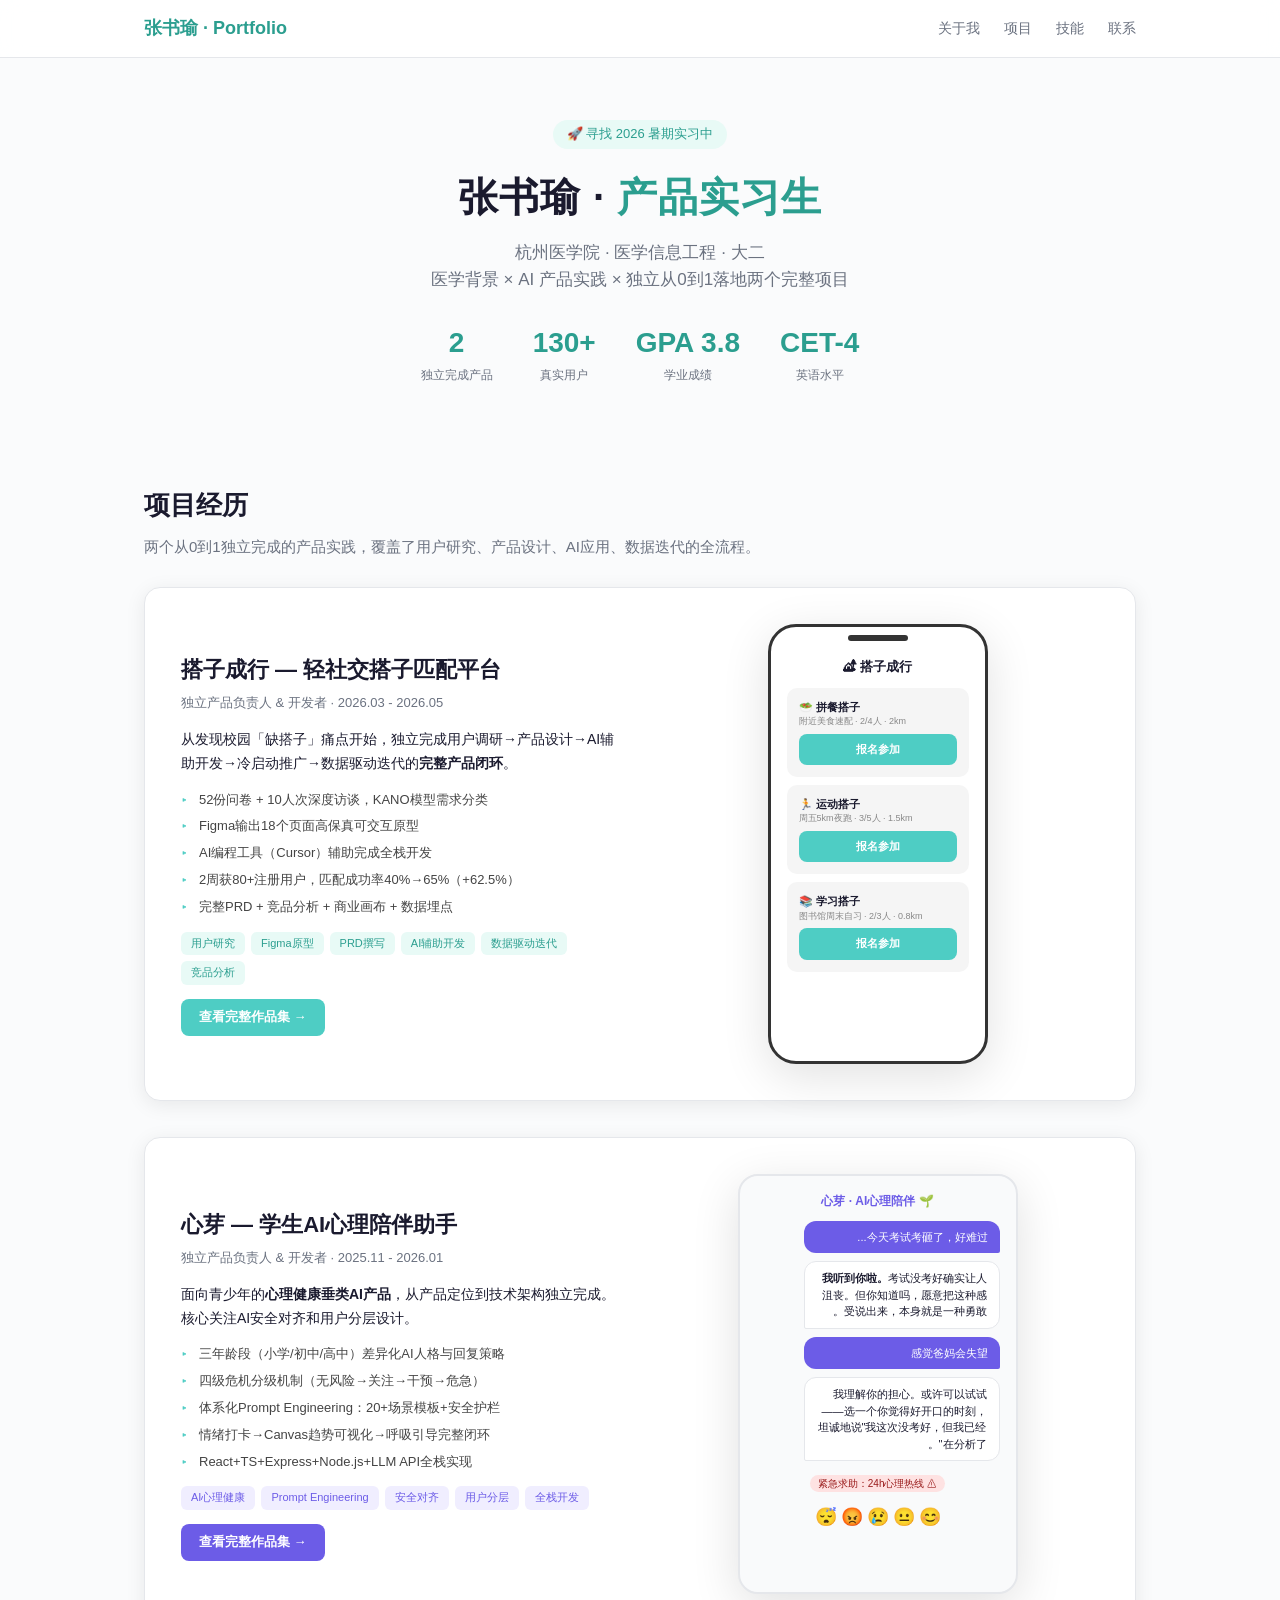
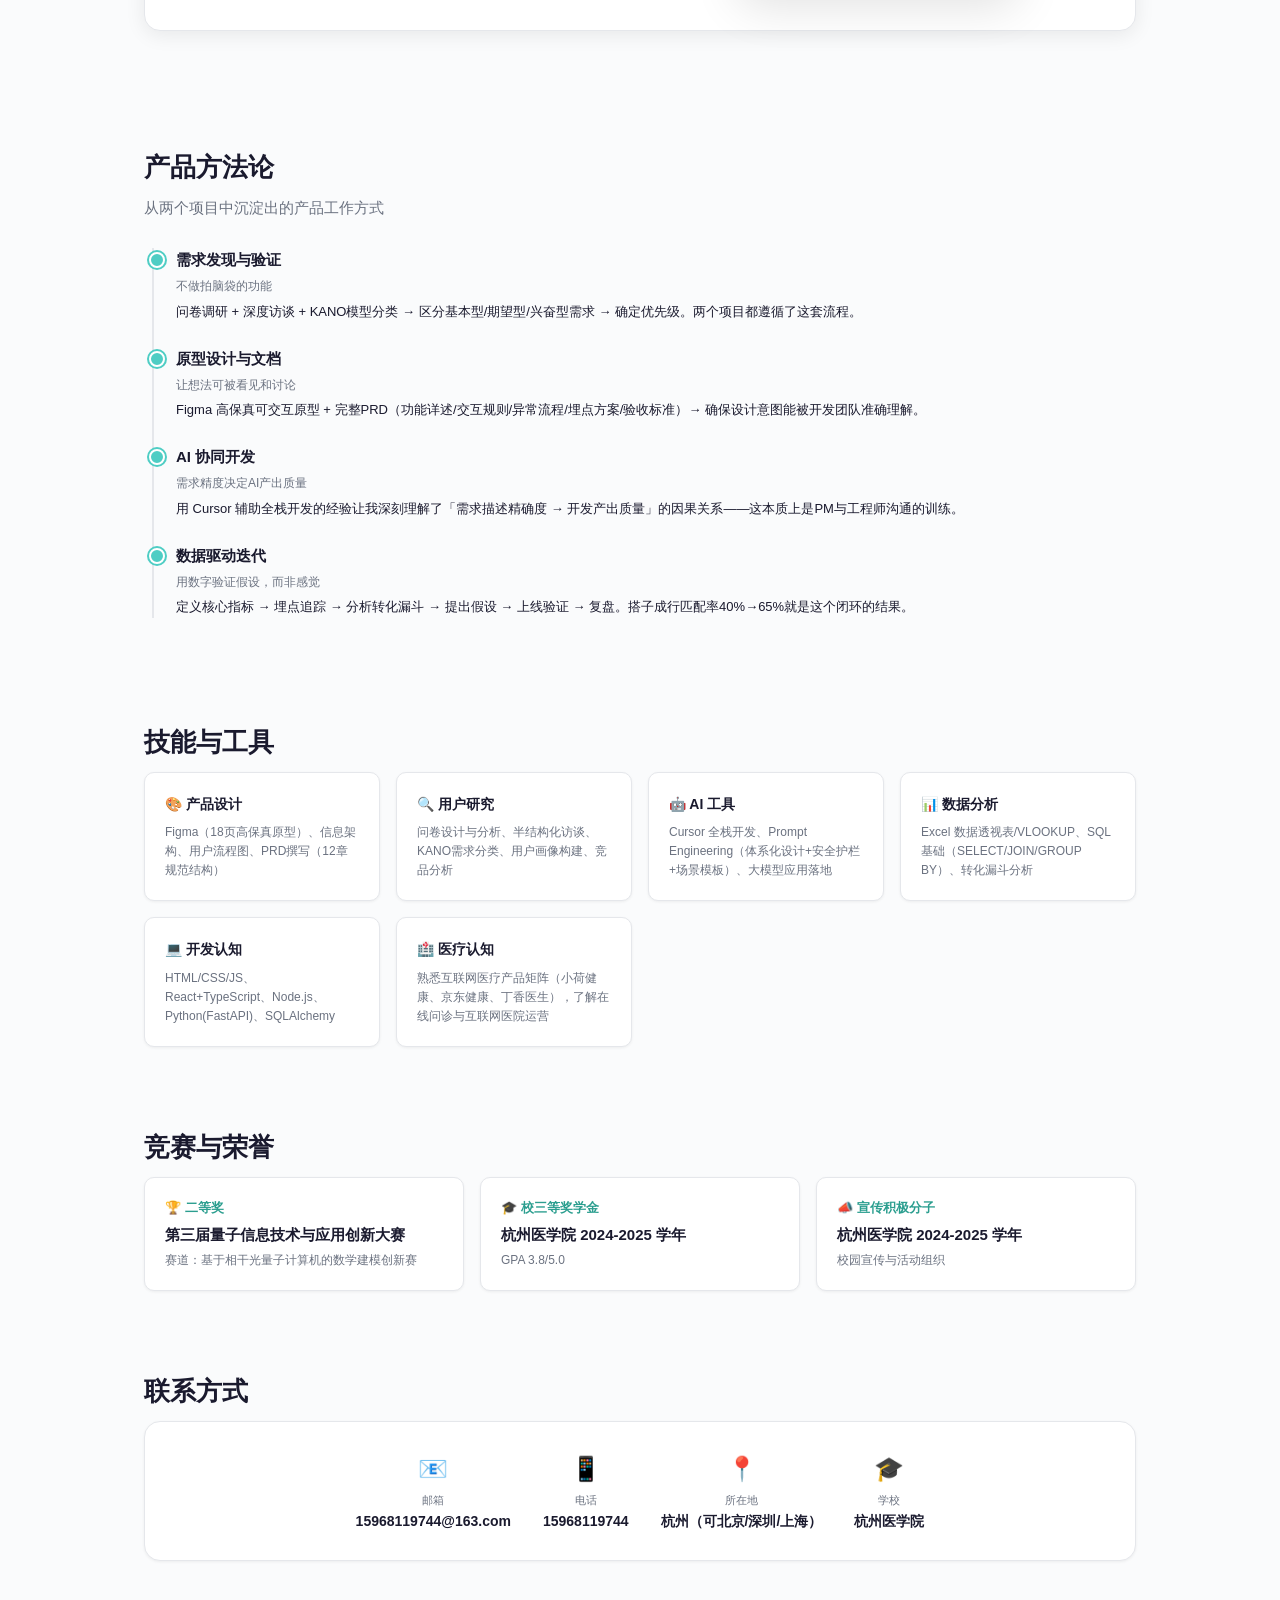
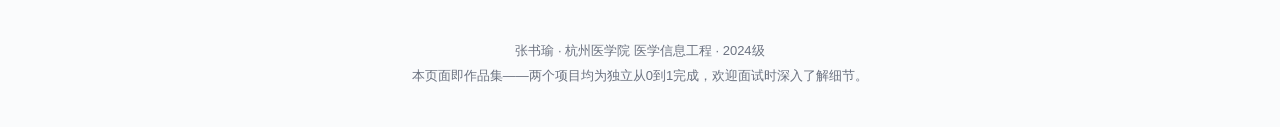
<file: index.html>
<!DOCTYPE html>
<html lang="zh-CN">
<head>
<meta charset="UTF-8">
<meta name="viewport" content="width=device-width, initial-scale=1.0">
<meta name="description" content="张书瑜 · 产品实习生作品集。医学信息工程 × AI产品实践：搭子成行 + 心芽两个完整项目。" />
<title>张书瑜 · 产品作品集</title>
<style>
  :root {
    --c-primary: #4ECDC4;
    --c-primary-dark: #2B9E8F;
    --c-accent: #FF6B6B;
    --c-purple: #6C5CE7;
    --c-text: #1A1A2E;
    --c-muted: #6B7280;
    --c-bg: #FAFBFC;
    --c-white: #FFFFFF;
    --c-border: #E5E7EB;
    --c-card: #FFFFFF;
    --shadow-sm: 0 1px 3px rgba(0,0,0,.06);
    --shadow: 0 4px 20px rgba(0,0,0,.08);
    --shadow-lg: 0 12px 48px rgba(0,0,0,.12);
    --radius: 16px;
    --radius-sm: 10px;
    --font: "PingFang SC","Microsoft YaHei","Hiragino Sans GB",-apple-system,sans-serif;
    --max-w: 1040px;
  }
  * { margin:0; padding:0; box-sizing:border-box; }
  html { scroll-behavior:smooth; }
  body { font-family:var(--font); color:var(--c-text); background:var(--c-bg); line-height:1.6; }
  a { color:inherit; text-decoration:none; }

  /* ===== Nav ===== */
  nav {
    position:fixed; top:0; left:0; right:0; z-index:100;
    background:rgba(255,255,255,.85); backdrop-filter:blur(12px);
    border-bottom:1px solid var(--c-border);
  }
  .nav-inner {
    max-width:var(--max-w); margin:0 auto;
    display:flex; align-items:center; justify-content:space-between;
    padding:14px 24px;
  }
  .nav-brand { font-size:18px; font-weight:700; color:var(--c-primary-dark); }
  .nav-links { display:flex; gap:24px; font-size:14px; }
  .nav-links a { color:var(--c-muted); transition:color .2s; }
  .nav-links a:hover { color:var(--c-text); }

  /* ===== Hero ===== */
  .hero {
    padding:120px 24px 60px; text-align:center; max-width:var(--max-w); margin:0 auto;
  }
  .hero-badge {
    display:inline-block; background:#E8FAF6; color:var(--c-primary-dark);
    padding:4px 14px; border-radius:20px; font-size:13px; font-weight:500; margin-bottom:16px;
  }
  .hero h1 { font-size:40px; font-weight:800; letter-spacing:1px; }
  .hero h1 span { color:var(--c-primary-dark); }
  .hero .tagline { font-size:17px; color:var(--c-muted); margin-top:10px; max-width:560px; margin-inline:auto; }
  .hero-stats { display:flex; justify-content:center; gap:40px; margin-top:28px; flex-wrap:wrap; }
  .hero-stat { text-align:center; }
  .hero-stat .num { font-size:28px; font-weight:800; color:var(--c-primary-dark); }
  .hero-stat .label { font-size:12px; color:var(--c-muted); }

  /* ===== Section ===== */
  .section { max-width:var(--max-w); margin:0 auto; padding:40px 24px; }
  .section-title { font-size:26px; font-weight:800; margin-bottom:8px; }
  .section-sub { font-size:15px; color:var(--c-muted); margin-bottom:28px; }

  /* ===== Project Cards ===== */
  .project-card {
    background:var(--c-card); border-radius:var(--radius); box-shadow:var(--shadow);
    padding:36px; margin-bottom:36px; border:1px solid var(--c-border);
    display:grid; grid-template-columns:1fr 1fr; gap:32px; align-items:center;
  }
  .project-card.reverse { direction:rtl; }
  .project-card.reverse .project-text { direction:ltr; }
  .project-text h3 { font-size:22px; font-weight:700; margin-bottom:6px; }
  .project-text .role { font-size:13px; color:var(--c-muted); margin-bottom:14px; }
  .project-text .desc { font-size:14px; color:var(--c-text); margin-bottom:14px; line-height:1.7; }
  .project-text .highlights { list-style:none; }
  .project-text .highlights li {
    font-size:13px; margin-bottom:6px; padding-left:18px;
    position:relative; color:#444;
  }
  .project-text .highlights li::before { content:"▸"; position:absolute; left:0; color:var(--c-primary); }

  .project-tags { display:flex; gap:6px; flex-wrap:wrap; margin-top:14px; }
  .tag {
    padding:3px 10px; border-radius:6px; font-size:11px; font-weight:500;
    background:#E8FAF6; color:var(--c-primary-dark);
  }
  .tag.purple { background:#F0EEFF; color:var(--c-purple); }

  /* ===== Project Visual (CSS Mockup) ===== */
  .project-visual {
    display:flex; justify-content:center; align-items:center;
  }
  /* Phone mockup */
  .phone {
    width:220px; height:440px; border-radius:28px;
    border:3px solid #333; background:#fff;
    position:relative; overflow:hidden;
    box-shadow:var(--shadow-lg);
  }
  .phone::before {
    content:""; position:absolute; top:8px; left:50%; transform:translateX(-50%);
    width:60px; height:6px; border-radius:3px; background:#333; z-index:2;
  }
  .phone-screen { padding:30px 16px 16px; height:100%; display:flex; flex-direction:column; }
  .phone-app-name { font-size:13px; font-weight:700; text-align:center; margin-bottom:10px; }
  .phone-card {
    background:#f5f5f5; border-radius:10px; padding:12px; margin-bottom:8px;
    font-size:10px; line-height:1.4;
  }
  .phone-card .ph-title { font-weight:700; font-size:11px; }
  .phone-card .ph-meta { color:#888; font-size:9px; }
  .phone-btn {
    display:block; width:100%; text-align:center; padding:8px; border-radius:8px;
    font-size:11px; font-weight:600; margin-top:6px;
    background:var(--c-primary); color:#fff;
  }
  .phone-btn.purple-bg { background:var(--c-purple); }

  /* 心芽 visual */
  .chat-mockup {
    width:280px; height:420px; border-radius:20px;
    border:2px solid #E5E7EB; background:#F9FAFB;
    padding:16px; overflow:hidden;
    box-shadow:var(--shadow-lg);
  }
  .chat-msg {
    max-width:80%; padding:8px 12px; border-radius:12px; font-size:11px;
    margin-bottom:8px; line-height:1.5;
  }
  .chat-msg.bot { background:#fff; border:1px solid #E5E7EB; border-bottom-left-radius:2px; }
  .chat-msg.user { background:var(--c-purple); color:#fff; margin-left:auto; border-bottom-right-radius:2px; }
  .chat-msg .bold { font-weight:600; }

  /* ===== Timeline ===== */
  .timeline { position:relative; padding-left:32px; }
  .timeline::before {
    content:""; position:absolute; left:8px; top:0; bottom:0;
    width:2px; background:var(--c-border);
  }
  .tl-item { position:relative; margin-bottom:24px; }
  .tl-item::before {
    content:""; position:absolute; left:-27px; top:4px;
    width:12px; height:12px; border-radius:50%;
    background:var(--c-primary); border:2px solid #fff;
    box-shadow:0 0 0 2px var(--c-primary);
  }
  .tl-item h4 { font-size:15px; font-weight:700; }
  .tl-item .tl-date { font-size:12px; color:var(--c-muted); }
  .tl-item p { font-size:13px; margin-top:4px; }

  /* ===== Skills Grid ===== */
  .skills-grid {
    display:grid; grid-template-columns:repeat(auto-fit, minmax(220px,1fr)); gap:16px;
  }
  .skill-card {
    background:var(--c-card); border-radius:var(--radius-sm); padding:20px;
    border:1px solid var(--c-border); box-shadow:var(--shadow-sm);
  }
  .skill-card h4 { font-size:14px; font-weight:700; margin-bottom:8px; }
  .skill-card p { font-size:12px; color:var(--c-muted); }

  /* ===== Contact ===== */
  .contact-bar {
    display:flex; justify-content:center; gap:32px; flex-wrap:wrap;
    padding:28px 24px; background:var(--c-white); border-radius:var(--radius);
    border:1px solid var(--c-border); box-shadow:var(--shadow-sm);
  }
  .contact-item { text-align:center; }
  .contact-item .icon { font-size:24px; margin-bottom:4px; }
  .contact-item .label { font-size:11px; color:var(--c-muted); }
  .contact-item .value { font-size:14px; font-weight:600; }

  /* ===== Footer ===== */
  footer {
    text-align:center; padding:40px 24px; color:var(--c-muted);
    font-size:13px; max-width:var(--max-w); margin:0 auto;
  }

  /* ===== Responsive ===== */
  @media (max-width:768px) {
    .hero h1 { font-size:28px; }
    .project-card { grid-template-columns:1fr; padding:24px; }
    .project-card.reverse { direction:ltr; }
    .phone, .chat-mockup { width:180px; height:360px; }
    .nav-links { gap:14px; font-size:13px; }
    .hero-stats { gap:20px; }
    .section-title { font-size:22px; }
  }

  /* Print */
  @media print {
    nav { position:static; }
    .hero { padding-top:20px; }
    .project-card { box-shadow:none; border:1px solid #ddd; break-inside:avoid; }
  }
</style>
</head>
<body>

<!-- ===== Nav ===== -->
<nav>
  <div class="nav-inner">
    <div class="nav-brand">张书瑜 · Portfolio</div>
    <div class="nav-links">
      <a href="#about">关于我</a>
      <a href="#projects">项目</a>
      <a href="#skills">技能</a>
      <a href="#contact">联系</a>
    </div>
  </div>
</nav>

<!-- ===== Hero ===== -->
<section class="hero" id="about">
  <div class="hero-badge">🚀 寻找 2026 暑期实习中</div>
  <h1>张书瑜 · <span>产品实习生</span></h1>
  <p class="tagline">
    杭州医学院 · 医学信息工程 · 大二<br>
    医学背景 × AI 产品实践 × 独立从0到1落地两个完整项目
  </p>
  <div class="hero-stats">
    <div class="hero-stat"><div class="num">2</div><div class="label">独立完成产品</div></div>
    <div class="hero-stat"><div class="num">130+</div><div class="label">真实用户</div></div>
    <div class="hero-stat"><div class="num">GPA 3.8</div><div class="label">学业成绩</div></div>
    <div class="hero-stat"><div class="num">CET-4</div><div class="label">英语水平</div></div>
  </div>
</section>

<!-- ===== 项目经历 ===== -->
<section class="section" id="projects">
  <div class="section-title">项目经历</div>
  <div class="section-sub">两个从0到1独立完成的产品实践，覆盖了用户研究、产品设计、AI应用、数据迭代的全流程。</div>

  <!-- ===== 项目 1：搭子成行 ===== -->
  <div class="project-card">
    <div class="project-text">
      <h3>搭子成行 — 轻社交搭子匹配平台</h3>
      <div class="role">独立产品负责人 & 开发者 · 2026.03 - 2026.05</div>
      <p class="desc">
        从发现校园「缺搭子」痛点开始，独立完成用户调研→产品设计→AI辅助开发→冷启动推广→数据驱动迭代的<strong>完整产品闭环</strong>。
      </p>
      <ul class="highlights">
        <li>52份问卷 + 10人次深度访谈，KANO模型需求分类</li>
        <li>Figma输出18个页面高保真可交互原型</li>
        <li>AI编程工具（Cursor）辅助完成全栈开发</li>
        <li>2周获80+注册用户，匹配成功率40%→65%（+62.5%）</li>
        <li>完整PRD + 竞品分析 + 商业画布 + 数据埋点</li>
      </ul>
      <div class="project-tags">
        <span class="tag">用户研究</span><span class="tag">Figma原型</span><span class="tag">PRD撰写</span><span class="tag">AI辅助开发</span><span class="tag">数据驱动迭代</span><span class="tag">竞品分析</span>
      </div>
      <a href="dacheng/index.html" style="display:inline-block;margin-top:14px;background:var(--c-primary);color:#fff;padding:8px 18px;border-radius:8px;font-size:13px;font-weight:600;">查看完整作品集 →</a>
    </div>
    <div class="project-visual">
      <div class="phone">
        <div class="phone-screen">
          <div class="phone-app-name">🏕 搭子成行</div>
          <div class="phone-card">
            <div class="ph-title">🥗 拼餐搭子</div>
            <div class="ph-meta">附近美食速配 · 2/4人 · 2km</div>
            <div class="phone-btn">报名参加</div>
          </div>
          <div class="phone-card">
            <div class="ph-title">🏃 运动搭子</div>
            <div class="ph-meta">周五5km夜跑 · 3/5人 · 1.5km</div>
            <div class="phone-btn">报名参加</div>
          </div>
          <div class="phone-card">
            <div class="ph-title">📚 学习搭子</div>
            <div class="ph-meta">图书馆周末自习 · 2/3人 · 0.8km</div>
            <div class="phone-btn">报名参加</div>
          </div>
        </div>
      </div>
    </div>
  </div>

  <!-- ===== 项目 2：心芽 ===== -->
  <div class="project-card reverse">
    <div class="project-visual">
      <div class="chat-mockup">
        <div style="text-align:center;font-size:12px;font-weight:700;margin-bottom:10px;color:var(--c-purple);">🌱 心芽 · AI心理陪伴</div>
        <div class="chat-msg user">今天考试考砸了，好难过...</div>
        <div class="chat-msg bot"><span class="bold">我听到你啦。</span>考试没考好确实让人沮丧。但你知道吗，愿意把这种感受说出来，本身就是一种勇敢。</div>
        <div class="chat-msg user">感觉爸妈会失望</div>
        <div class="chat-msg bot">我理解你的担心。或许可以试试——选一个你觉得好开口的时刻，坦诚地说"我这次没考好，但我已经在分析了"。</div>
        <div style="text-align:center;margin-top:8px;">
          <span style="font-size:10px;background:#FEE2E2;color:#991B1B;padding:3px 8px;border-radius:10px;">⚠ 紧急求助：24h心理热线</span>
        </div>
        <div style="text-align:center;margin-top:8px;display:flex;gap:4px;justify-content:center;">
          <span style="font-size:18px;">😊</span><span style="font-size:18px;">😐</span><span style="font-size:18px;">😢</span><span style="font-size:18px;">😡</span><span style="font-size:18px;">😴</span>
        </div>
      </div>
    </div>
    <div class="project-text" style="direction:ltr;">
      <h3>心芽 — 学生AI心理陪伴助手</h3>
      <div class="role">独立产品负责人 & 开发者 · 2025.11 - 2026.01</div>
      <p class="desc">
        面向青少年的<strong>心理健康垂类AI产品</strong>，从产品定位到技术架构独立完成。核心关注AI安全对齐和用户分层设计。
      </p>
      <ul class="highlights">
        <li>三年龄段（小学/初中/高中）差异化AI人格与回复策略</li>
        <li>四级危机分级机制（无风险→关注→干预→危急）</li>
        <li>体系化Prompt Engineering：20+场景模板+安全护栏</li>
        <li>情绪打卡→Canvas趋势可视化→呼吸引导完整闭环</li>
        <li>React+TS+Express+Node.js+LLM API全栈实现</li>
      </ul>
      <div class="project-tags">
        <span class="tag purple">AI心理健康</span><span class="tag purple">Prompt Engineering</span><span class="tag purple">安全对齐</span><span class="tag purple">用户分层</span><span class="tag purple">全栈开发</span>
      </div>
      <a href="xinya.html" style="display:inline-block;margin-top:14px;background:var(--c-purple);color:#fff;padding:8px 18px;border-radius:8px;font-size:13px;font-weight:600;">查看完整作品集 →</a>
    </div>
  </div>
</section>

<!-- ===== 产品思维 ===== -->
<section class="section">
  <div class="section-title">产品方法论</div>
  <div class="section-sub">从两个项目中沉淀出的产品工作方式</div>
  <div class="timeline">
    <div class="tl-item">
      <h4>需求发现与验证</h4>
      <span class="tl-date">不做拍脑袋的功能</span>
      <p>问卷调研 + 深度访谈 + KANO模型分类 → 区分基本型/期望型/兴奋型需求 → 确定优先级。两个项目都遵循了这套流程。</p>
    </div>
    <div class="tl-item">
      <h4>原型设计与文档</h4>
      <span class="tl-date">让想法可被看见和讨论</span>
      <p>Figma 高保真可交互原型 + 完整PRD（功能详述/交互规则/异常流程/埋点方案/验收标准）→ 确保设计意图能被开发团队准确理解。</p>
    </div>
    <div class="tl-item">
      <h4>AI 协同开发</h4>
      <span class="tl-date">需求精度决定AI产出质量</span>
      <p>用 Cursor 辅助全栈开发的经验让我深刻理解了「需求描述精确度 → 开发产出质量」的因果关系——这本质上是PM与工程师沟通的训练。</p>
    </div>
    <div class="tl-item">
      <h4>数据驱动迭代</h4>
      <span class="tl-date">用数字验证假设，而非感觉</span>
      <p>定义核心指标 → 埋点追踪 → 分析转化漏斗 → 提出假设 → 上线验证 → 复盘。搭子成行匹配率40%→65%就是这个闭环的结果。</p>
    </div>
  </div>
</section>

<!-- ===== 技能 ===== -->
<section class="section" id="skills">
  <div class="section-title">技能与工具</div>
  <div class="skills-grid">
    <div class="skill-card">
      <h4>🎨 产品设计</h4>
      <p>Figma（18页高保真原型）、信息架构、用户流程图、PRD撰写（12章规范结构）</p>
    </div>
    <div class="skill-card">
      <h4>🔍 用户研究</h4>
      <p>问卷设计与分析、半结构化访谈、KANO需求分类、用户画像构建、竞品分析</p>
    </div>
    <div class="skill-card">
      <h4>🤖 AI 工具</h4>
      <p>Cursor 全栈开发、Prompt Engineering（体系化设计+安全护栏+场景模板）、大模型应用落地</p>
    </div>
    <div class="skill-card">
      <h4>📊 数据分析</h4>
      <p>Excel 数据透视表/VLOOKUP、SQL基础（SELECT/JOIN/GROUP BY）、转化漏斗分析</p>
    </div>
    <div class="skill-card">
      <h4>💻 开发认知</h4>
      <p>HTML/CSS/JS、React+TypeScript、Node.js、Python(FastAPI)、SQLAlchemy</p>
    </div>
    <div class="skill-card">
      <h4>🏥 医疗认知</h4>
      <p>熟悉互联网医疗产品矩阵（小荷健康、京东健康、丁香医生），了解在线问诊与互联网医院运营</p>
    </div>
  </div>
</section>

<!-- ===== 竞赛与奖项 ===== -->
<section class="section">
  <div class="section-title">竞赛与荣誉</div>
  <div style="display:grid;grid-template-columns:repeat(auto-fit,minmax(280px,1fr));gap:16px;">
    <div style="background:var(--c-white);border:1px solid var(--c-border);border-radius:var(--radius-sm);padding:20px;box-shadow:var(--shadow-sm);">
      <div style="font-size:13px;color:var(--c-primary-dark);font-weight:600;margin-bottom:4px;">🏆 二等奖</div>
      <div style="font-size:15px;font-weight:700;">第三届量子信息技术与应用创新大赛</div>
      <div style="font-size:12px;color:var(--c-muted);margin-top:4px;">赛道：基于相干光量子计算机的数学建模创新赛</div>
    </div>
    <div style="background:var(--c-white);border:1px solid var(--c-border);border-radius:var(--radius-sm);padding:20px;box-shadow:var(--shadow-sm);">
      <div style="font-size:13px;color:var(--c-primary-dark);font-weight:600;margin-bottom:4px;">🎓 校三等奖学金</div>
      <div style="font-size:15px;font-weight:700;">杭州医学院 2024-2025 学年</div>
      <div style="font-size:12px;color:var(--c-muted);margin-top:4px;">GPA 3.8/5.0</div>
    </div>
    <div style="background:var(--c-white);border:1px solid var(--c-border);border-radius:var(--radius-sm);padding:20px;box-shadow:var(--shadow-sm);">
      <div style="font-size:13px;color:var(--c-primary-dark);font-weight:600;margin-bottom:4px;">📣 宣传积极分子</div>
      <div style="font-size:15px;font-weight:700;">杭州医学院 2024-2025 学年</div>
      <div style="font-size:12px;color:var(--c-muted);margin-top:4px;">校园宣传与活动组织</div>
    </div>
  </div>
</section>

<!-- ===== 联系 ===== -->
<section class="section" id="contact">
  <div class="section-title">联系方式</div>
  <div class="contact-bar">
    <div class="contact-item">
      <div class="icon">📧</div>
      <div class="label">邮箱</div>
      <div class="value">15968119744@163.com</div>
    </div>
    <div class="contact-item">
      <div class="icon">📱</div>
      <div class="label">电话</div>
      <div class="value">15968119744</div>
    </div>
    <div class="contact-item">
      <div class="icon">📍</div>
      <div class="label">所在地</div>
      <div class="value">杭州（可北京/深圳/上海）</div>
    </div>
    <div class="contact-item">
      <div class="icon">🎓</div>
      <div class="label">学校</div>
      <div class="value">杭州医学院</div>
    </div>
  </div>
</section>

<footer>
  <p>张书瑜 · 杭州医学院 医学信息工程 · 2024级</p>
  <p style="margin-top:4px;">本页面即作品集——两个项目均为独立从0到1完成，欢迎面试时深入了解细节。</p>
</footer>

</body>
</html>
</file>
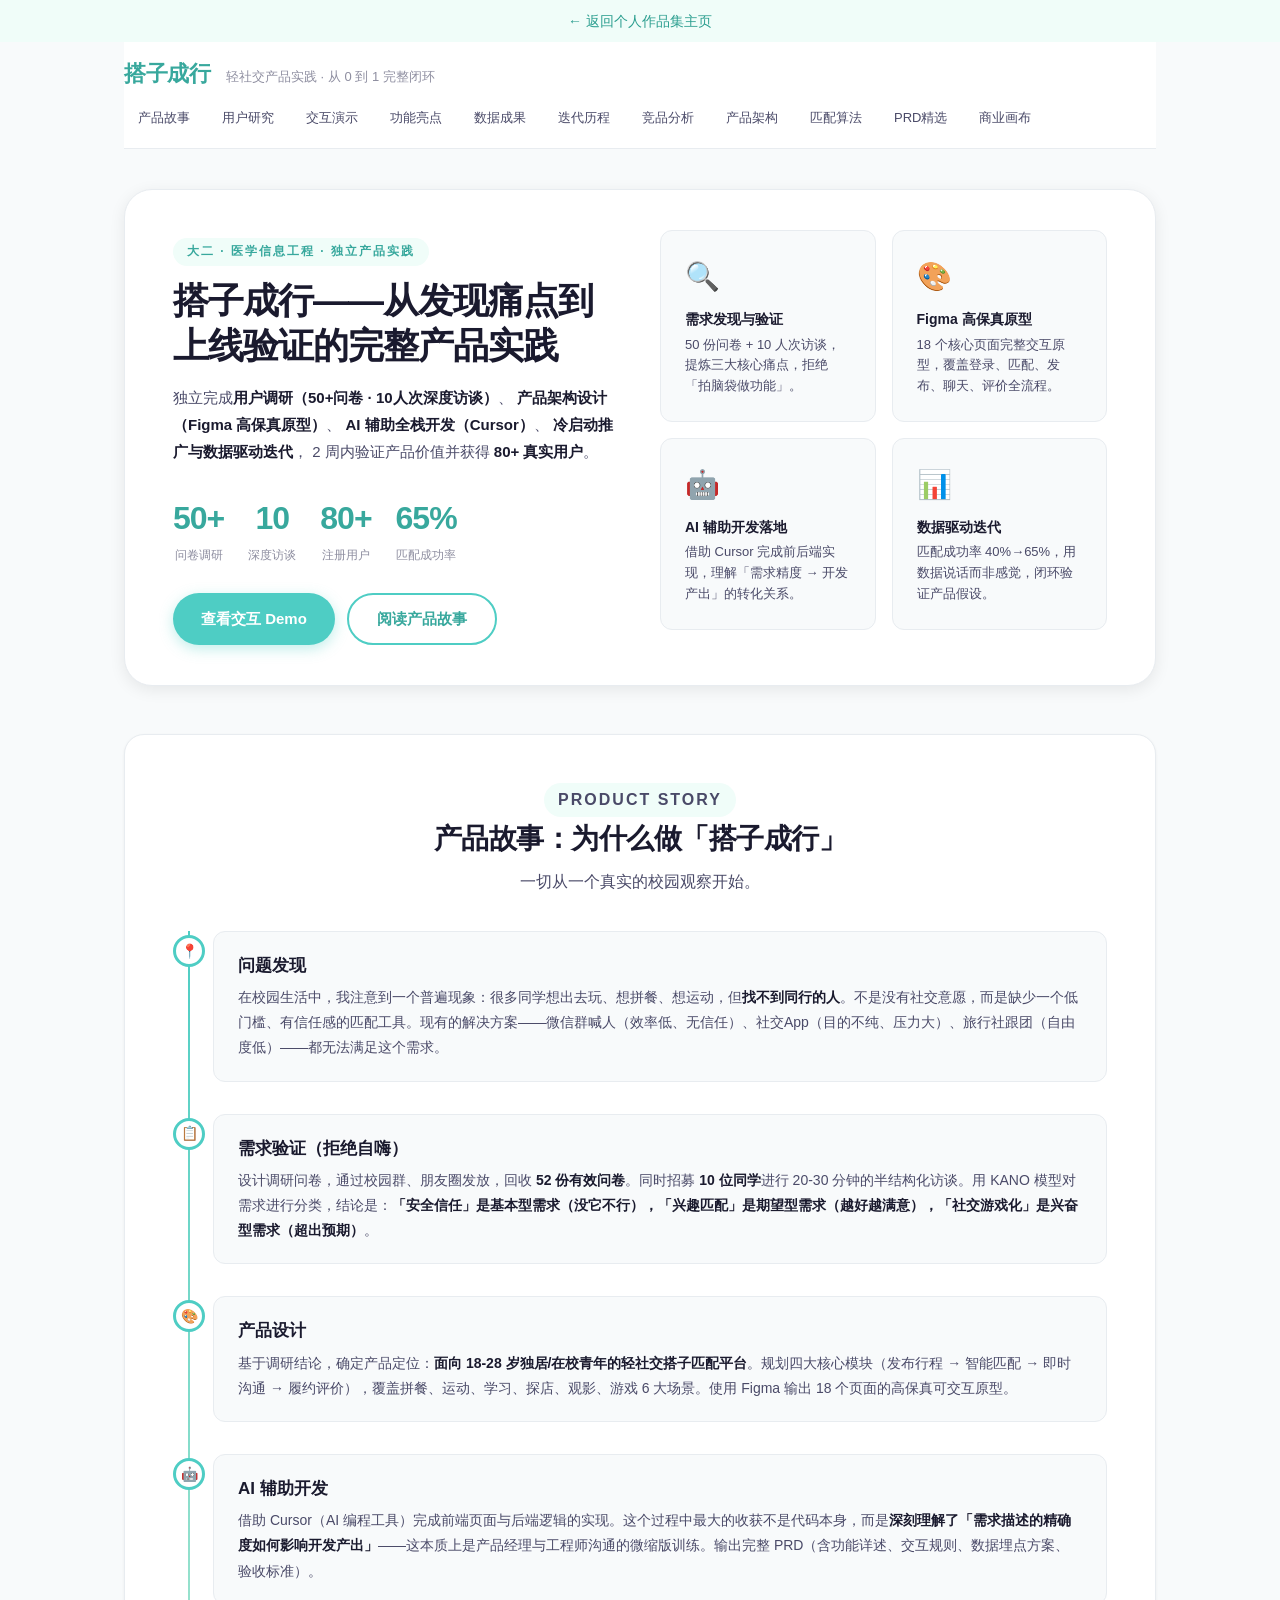
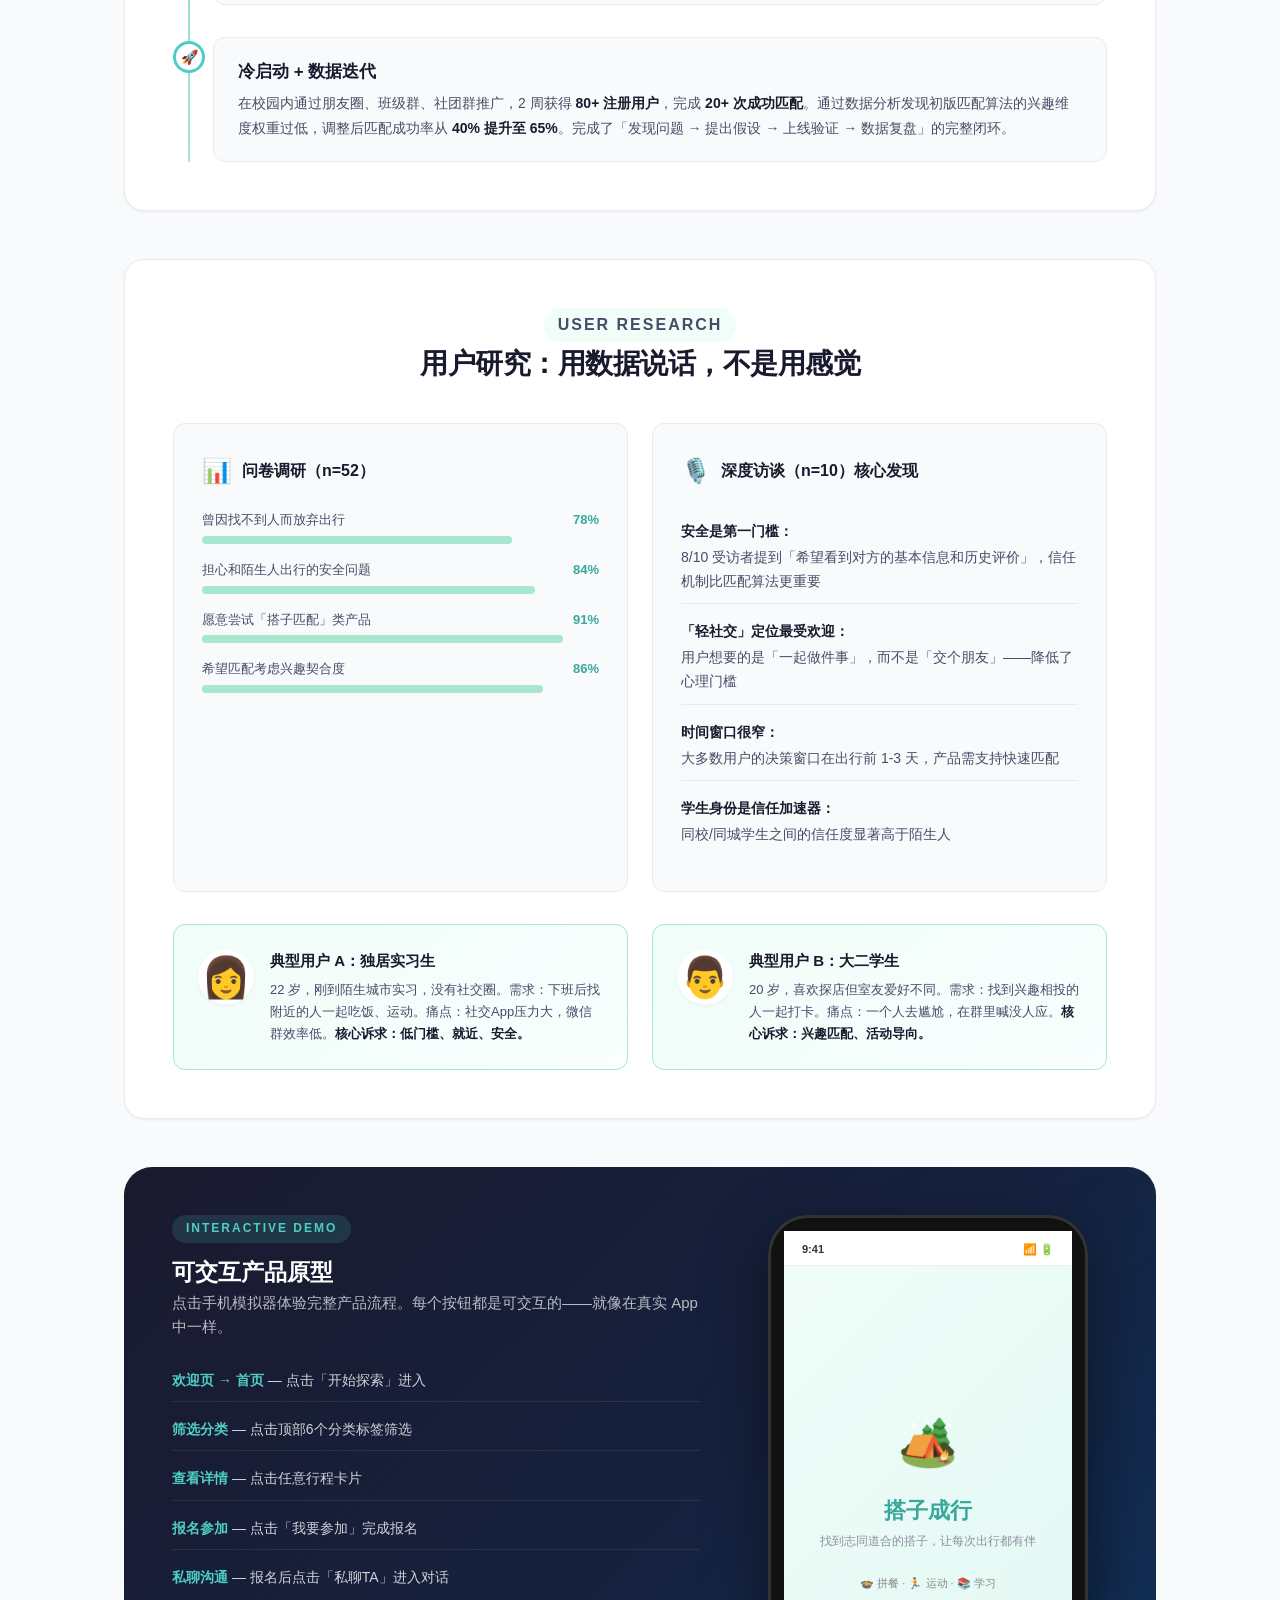
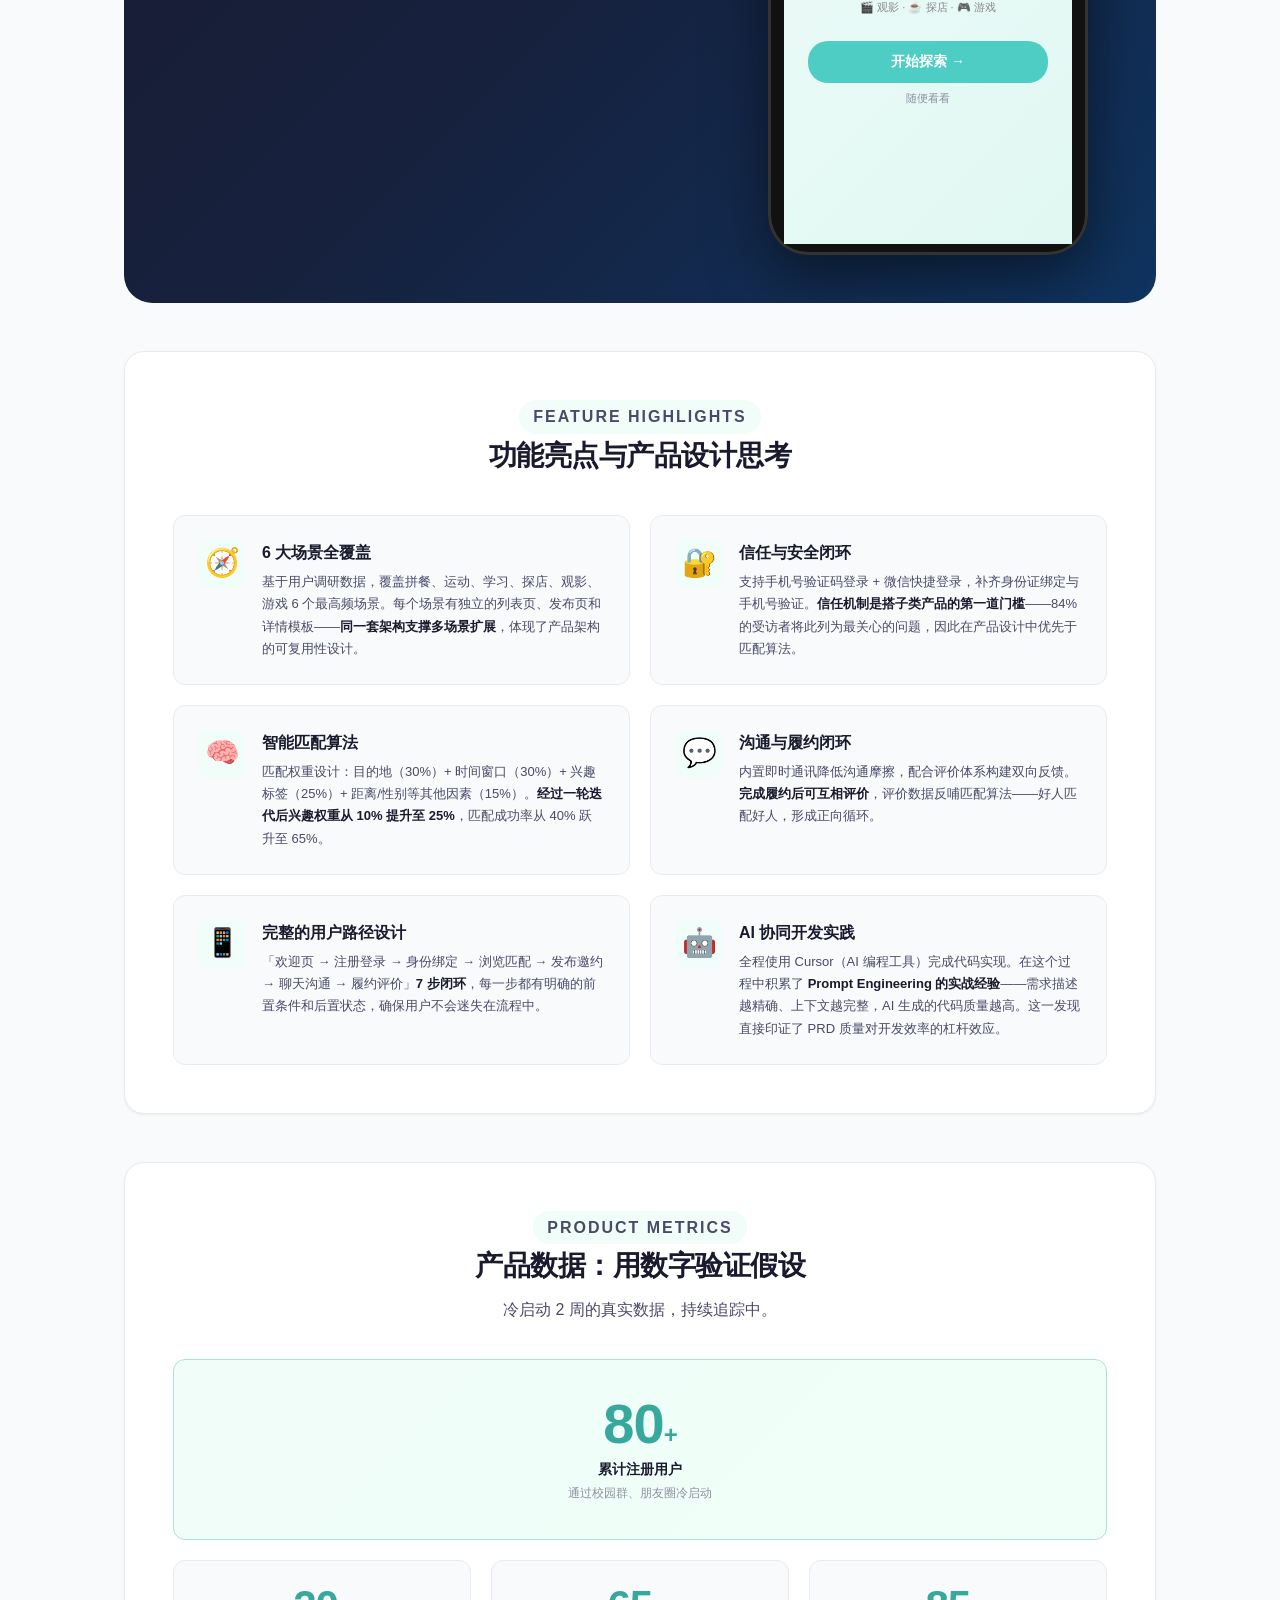
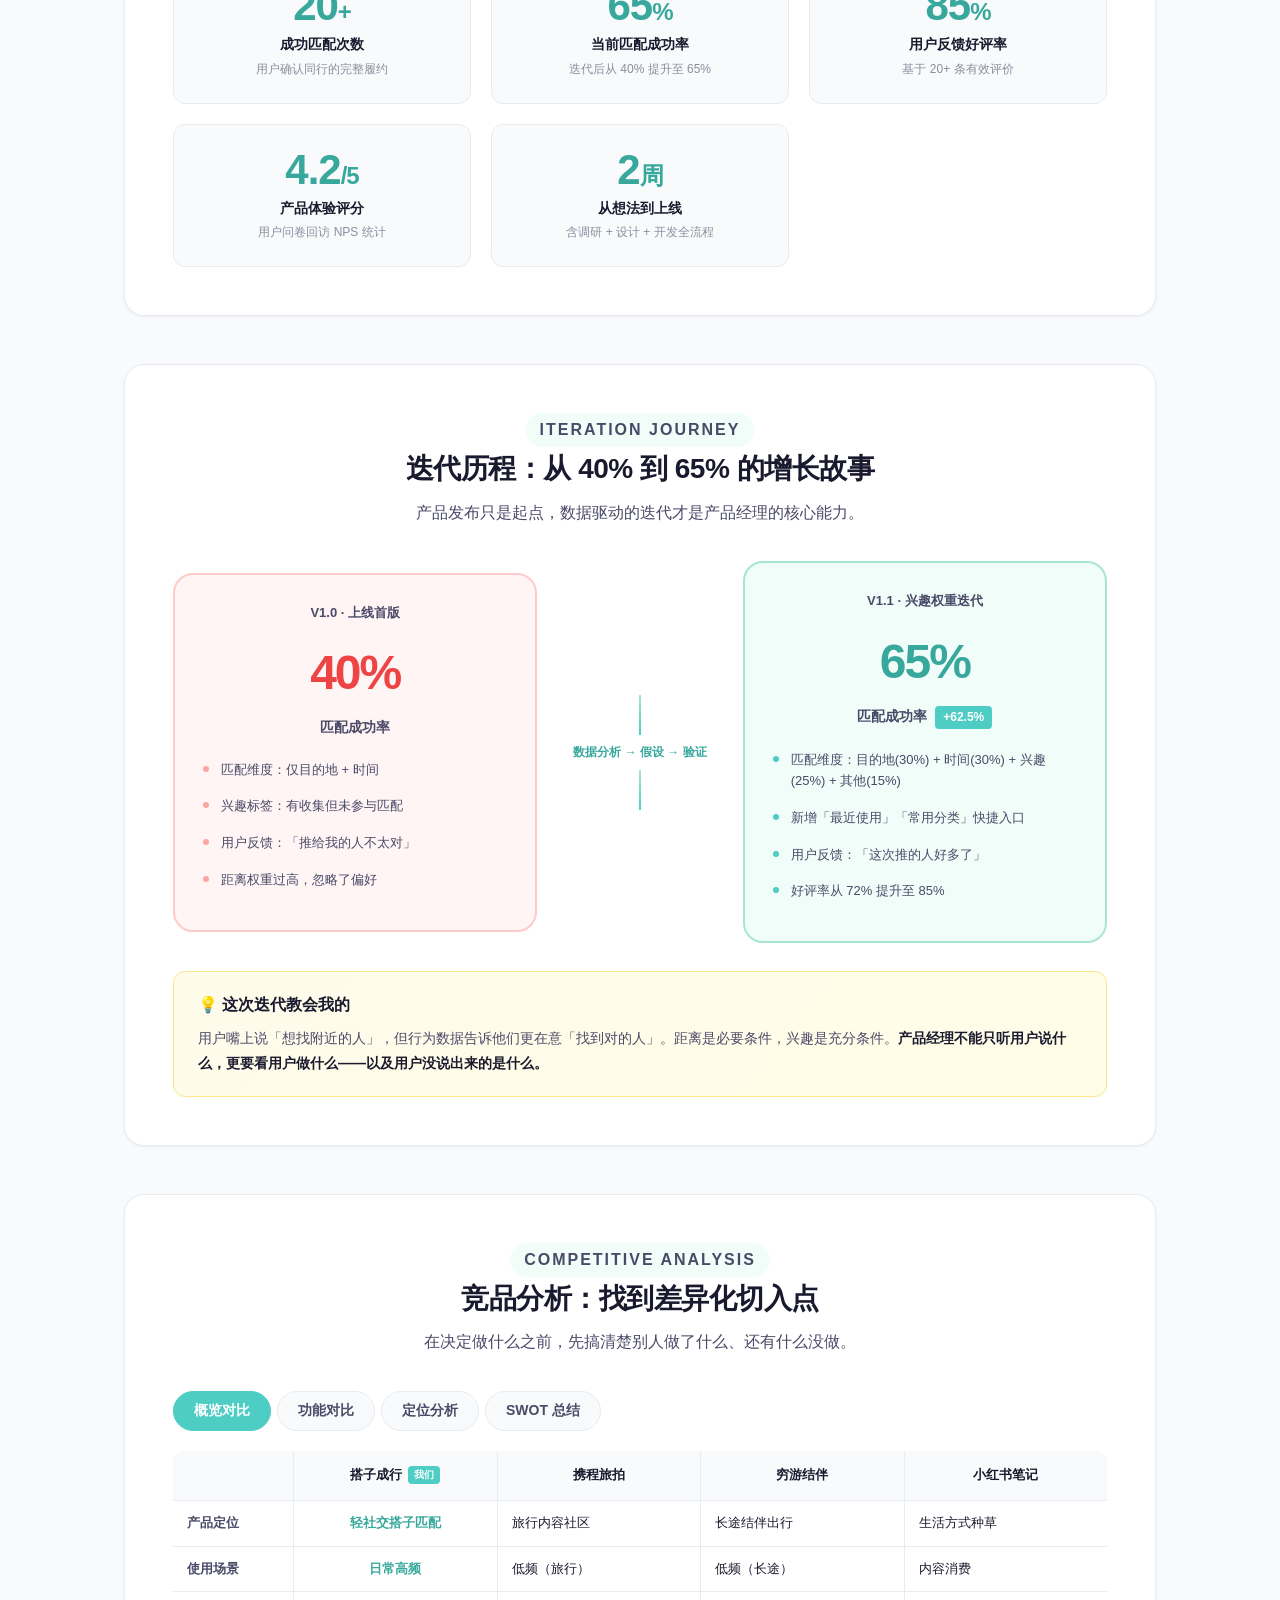
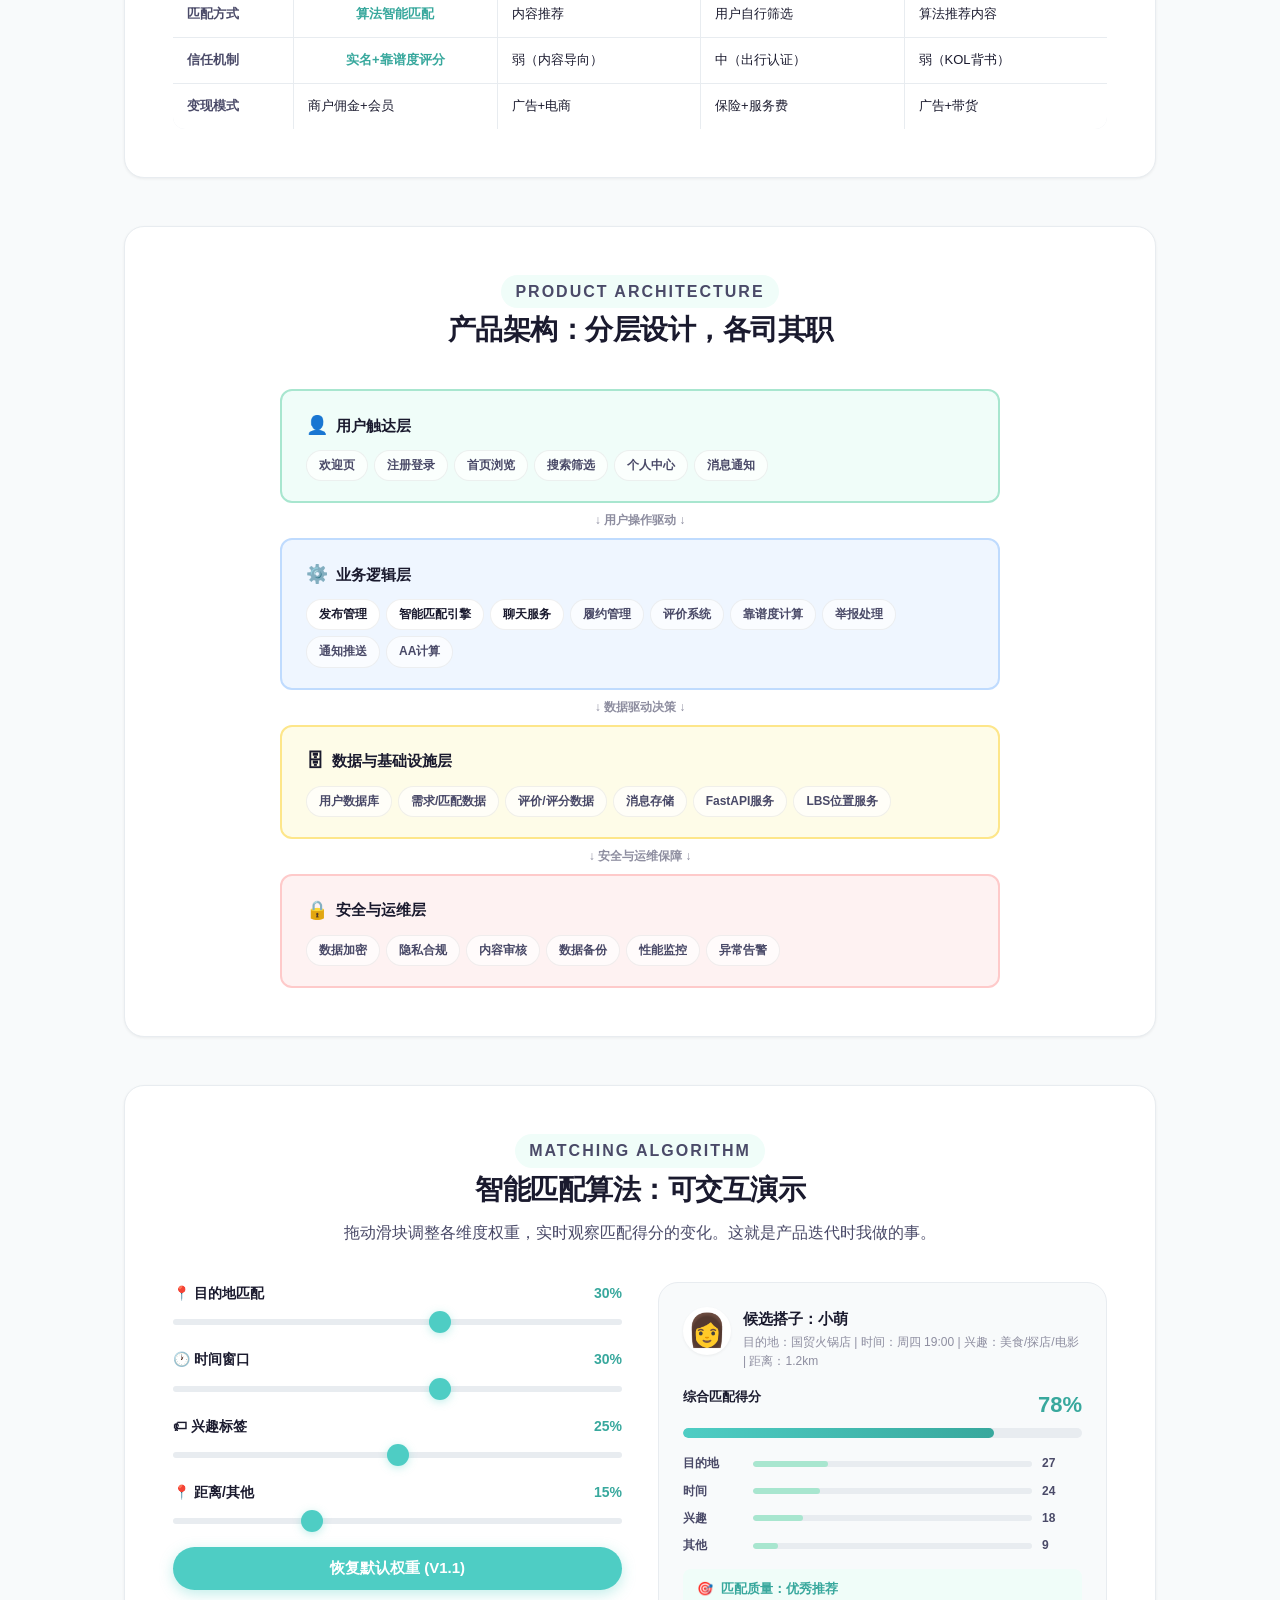
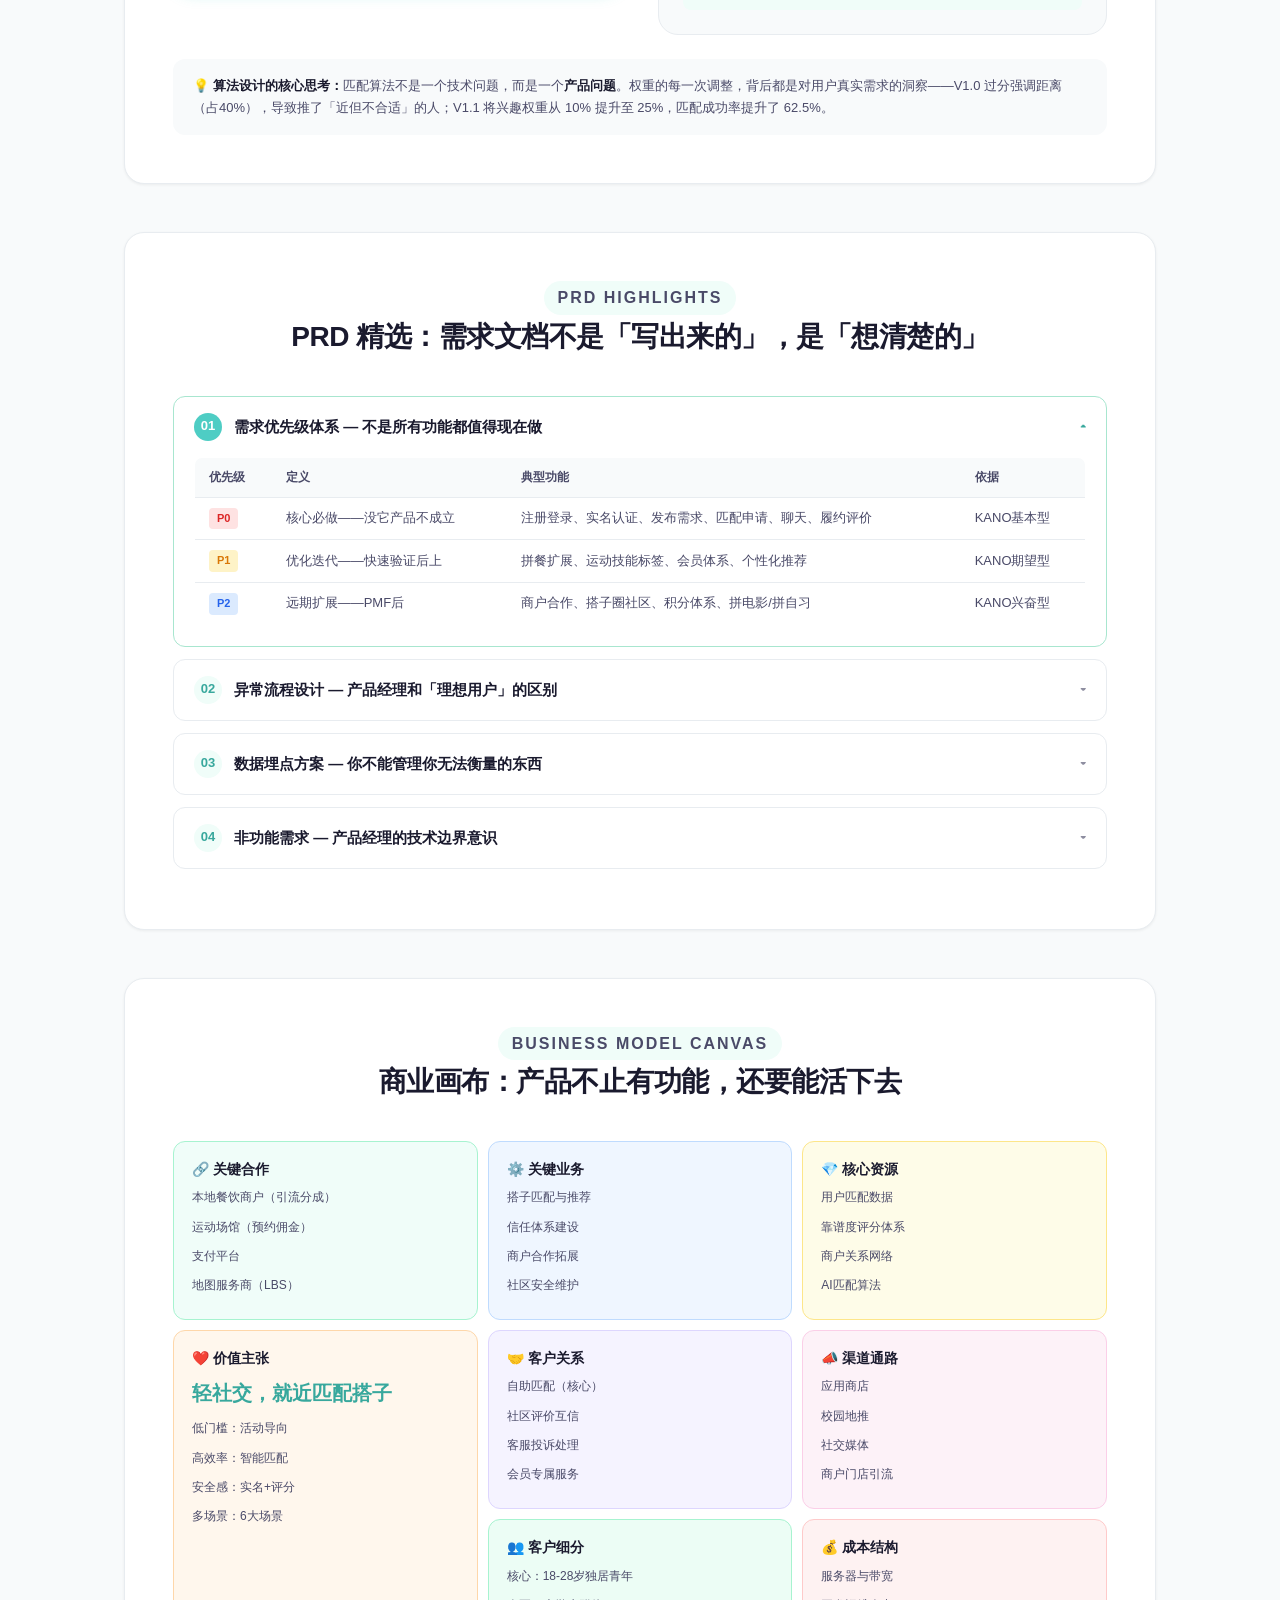
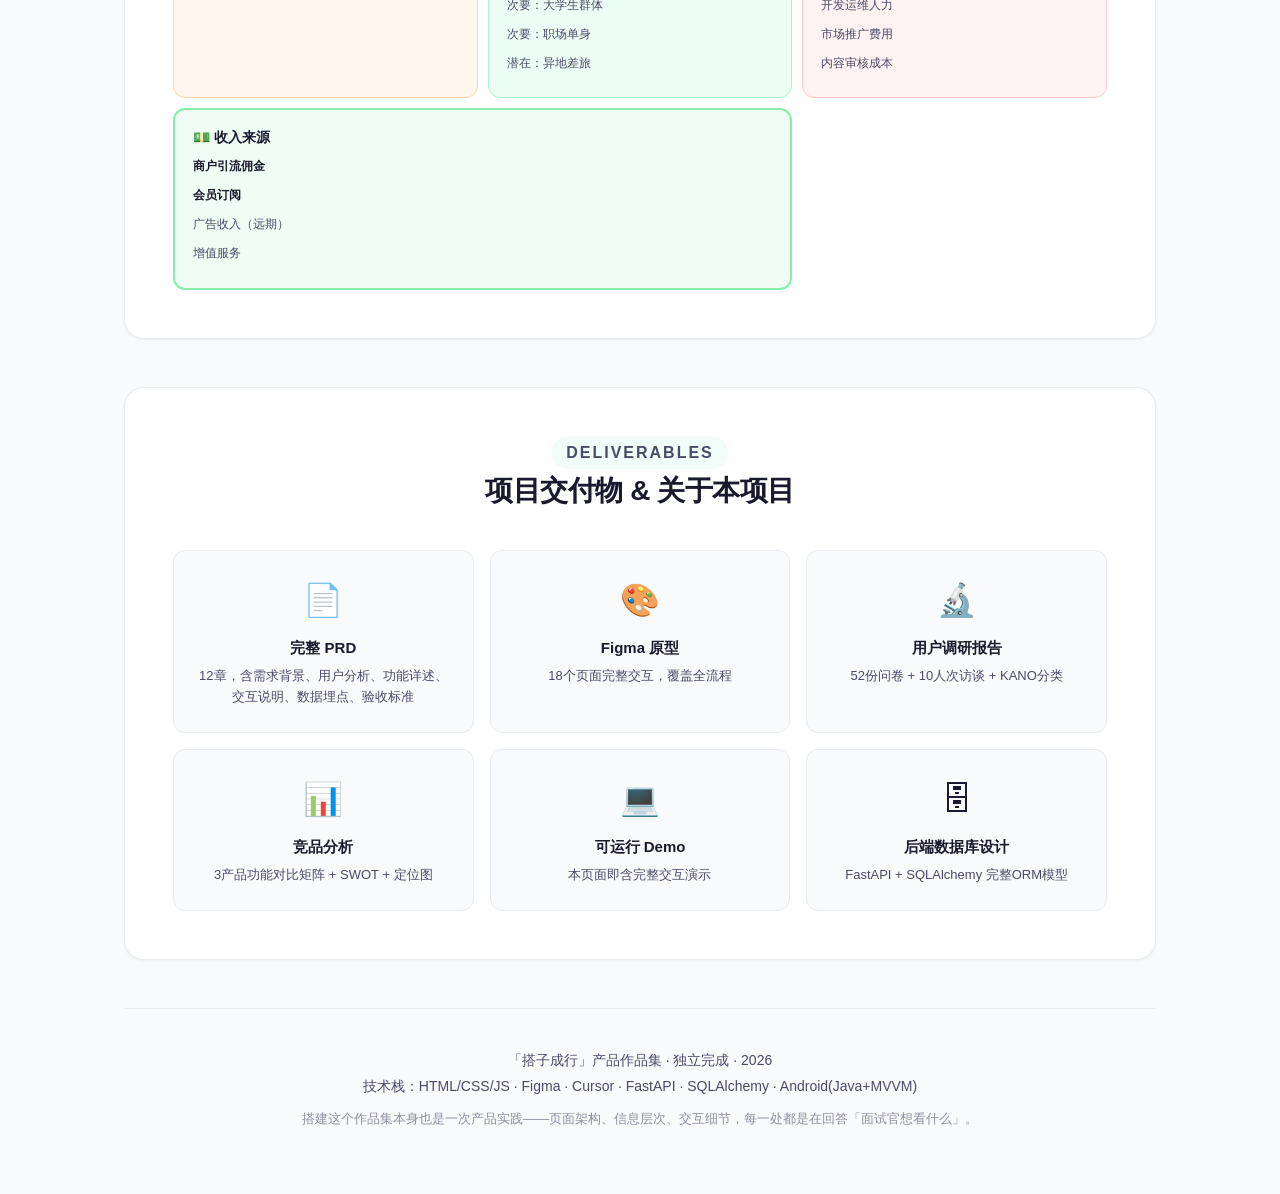
<file: dacheng/index.html>
<!DOCTYPE html>
<html lang="zh-CN">
<head>
    <meta charset="UTF-8" />
    <meta name="viewport" content="width=device-width, initial-scale=1.0" />
    <meta name="description" content="搭子成行 — 产品经理实习作品集。从0到1完整产品实践：用户调研→需求分析→原型设计→AI辅助开发→数据驱动迭代。" />
    <title>搭子成行 · 产品经理作品集</title>
    <link rel="stylesheet" href="css/styles.css" />
</head>
<body>
    <a href="../index.html" style="display:block;text-align:center;padding:10px 0;background:#F0FDF9;color:#2B9E8F;font-size:14px;font-weight:500;text-decoration:none;">← 返回个人作品集主页</a>
    <div class="page-shell">
        <!-- ====== Header ====== -->
        <header class="portfolio-header">
            <div class="brand-row">
                <div class="brand-mark">搭子成行</div>
                <div class="brand-subtitle">轻社交产品实践 · 从 0 到 1 完整闭环</div>
            </div>
            <nav class="portfolio-nav">
                <a href="#story">产品故事</a>
                <a href="#research">用户研究</a>
                <a href="#demo">交互演示</a>
                <a href="#features">功能亮点</a>
                <a href="#metrics">数据成果</a>
                <a href="#iteration">迭代历程</a>
                <a href="#competitors">竞品分析</a>
                <a href="#architecture">产品架构</a>
                <a href="#algorithm">匹配算法</a>
                <a href="#prd-excerpts">PRD精选</a>
                <a href="#bmc">商业画布</a>
            </nav>
        </header>

        <!-- ====== Hero ====== -->
        <section class="portfolio-hero">
            <div class="hero-copy">
                <p class="eyebrow">大二 · 医学信息工程 · 独立产品实践</p>
                <h1>搭子成行——从发现痛点到上线验证的完整产品实践</h1>
                <p class="hero-summary">
                    独立完成<strong>用户调研（50+问卷 · 10人次深度访谈）</strong>、
                    <strong>产品架构设计（Figma 高保真原型）</strong>、
                    <strong>AI 辅助全栈开发（Cursor）</strong>、
                    <strong>冷启动推广与数据驱动迭代</strong>，
                    2 周内验证产品价值并获得 <strong>80+ 真实用户</strong>。
                </p>
                <div class="hero-stats-row">
                    <div class="hero-stat"><span class="hero-stat-number">50+</span><span class="hero-stat-label">问卷调研</span></div>
                    <div class="hero-stat"><span class="hero-stat-number">10</span><span class="hero-stat-label">深度访谈</span></div>
                    <div class="hero-stat"><span class="hero-stat-number">80+</span><span class="hero-stat-label">注册用户</span></div>
                    <div class="hero-stat"><span class="hero-stat-number">65%</span><span class="hero-stat-label">匹配成功率</span></div>
                </div>
                <div class="hero-actions">
                    <a class="btn btn-primary" href="#demo">查看交互 Demo</a>
                    <a class="btn btn-outline" href="#story">阅读产品故事</a>
                </div>
            </div>
            <div class="hero-cards">
                <article class="mini-card"><span class="mini-icon">🔍</span><h3>需求发现与验证</h3><p>50 份问卷 + 10 人次访谈，提炼三大核心痛点，拒绝「拍脑袋做功能」。</p></article>
                <article class="mini-card"><span class="mini-icon">🎨</span><h3>Figma 高保真原型</h3><p>18 个核心页面完整交互原型，覆盖登录、匹配、发布、聊天、评价全流程。</p></article>
                <article class="mini-card"><span class="mini-icon">🤖</span><h3>AI 辅助开发落地</h3><p>借助 Cursor 完成前后端实现，理解「需求精度 → 开发产出」的转化关系。</p></article>
                <article class="mini-card"><span class="mini-icon">📊</span><h3>数据驱动迭代</h3><p>匹配成功率 40%→65%，用数据说话而非感觉，闭环验证产品假设。</p></article>
            </div>
        </section>

        <!-- ====== 产品故事 ====== -->
        <section id="story" class="portfolio-section section-card">
            <div class="section-heading"><p class="eyebrow">Product Story</p><h2>产品故事：为什么做「搭子成行」</h2><p>一切从一个真实的校园观察开始。</p></div>
            <div class="story-timeline">
                <div class="timeline-item"><div class="timeline-marker">📍</div><div class="timeline-content"><h3>问题发现</h3><p>在校园生活中，我注意到一个普遍现象：很多同学想出去玩、想拼餐、想运动，但<strong>找不到同行的人</strong>。不是没有社交意愿，而是缺少一个低门槛、有信任感的匹配工具。现有的解决方案——微信群喊人（效率低、无信任）、社交App（目的不纯、压力大）、旅行社跟团（自由度低）——都无法满足这个需求。</p></div></div>
                <div class="timeline-item"><div class="timeline-marker">📋</div><div class="timeline-content"><h3>需求验证（拒绝自嗨）</h3><p>设计调研问卷，通过校园群、朋友圈发放，回收 <strong>52 份有效问卷</strong>。同时招募 <strong>10 位同学</strong>进行 20-30 分钟的半结构化访谈。用 KANO 模型对需求进行分类，结论是：<strong>「安全信任」是基本型需求（没它不行），「兴趣匹配」是期望型需求（越好越满意），「社交游戏化」是兴奋型需求（超出预期）</strong>。</p></div></div>
                <div class="timeline-item"><div class="timeline-marker">🎨</div><div class="timeline-content"><h3>产品设计</h3><p>基于调研结论，确定产品定位：<strong>面向 18-28 岁独居/在校青年的轻社交搭子匹配平台</strong>。规划四大核心模块（发布行程 → 智能匹配 → 即时沟通 → 履约评价），覆盖拼餐、运动、学习、探店、观影、游戏 6 大场景。使用 Figma 输出 18 个页面的高保真可交互原型。</p></div></div>
                <div class="timeline-item"><div class="timeline-marker">🤖</div><div class="timeline-content"><h3>AI 辅助开发</h3><p>借助 Cursor（AI 编程工具）完成前端页面与后端逻辑的实现。这个过程中最大的收获不是代码本身，而是<strong>深刻理解了「需求描述的精确度如何影响开发产出」</strong>——这本质上是产品经理与工程师沟通的微缩版训练。输出完整 PRD（含功能详述、交互规则、数据埋点方案、验收标准）。</p></div></div>
                <div class="timeline-item"><div class="timeline-marker">🚀</div><div class="timeline-content"><h3>冷启动 + 数据迭代</h3><p>在校园内通过朋友圈、班级群、社团群推广，2 周获得 <strong>80+ 注册用户</strong>，完成 <strong>20+ 次成功匹配</strong>。通过数据分析发现初版匹配算法的兴趣维度权重过低，调整后匹配成功率从 <strong>40% 提升至 65%</strong>。完成了「发现问题 → 提出假设 → 上线验证 → 数据复盘」的完整闭环。</p></div></div>
            </div>
        </section>

        <!-- ====== 用户研究 ====== -->
        <section id="research" class="portfolio-section section-card">
            <div class="section-heading"><p class="eyebrow">User Research</p><h2>用户研究：用数据说话，不是用感觉</h2></div>
            <div class="research-grid">
                <div class="research-card">
                    <div class="research-card-header"><span class="research-icon">📊</span><h3>问卷调研（n=52）</h3></div>
                    <div class="research-finding"><div class="finding-bar"><span class="finding-label">曾因找不到人而放弃出行</span><span class="finding-value">78%</span></div><div class="finding-bar-fill" style="--fill:78%"></div></div>
                    <div class="research-finding"><div class="finding-bar"><span class="finding-label">担心和陌生人出行的安全问题</span><span class="finding-value">84%</span></div><div class="finding-bar-fill" style="--fill:84%"></div></div>
                    <div class="research-finding"><div class="finding-bar"><span class="finding-label">愿意尝试「搭子匹配」类产品</span><span class="finding-value">91%</span></div><div class="finding-bar-fill" style="--fill:91%"></div></div>
                    <div class="research-finding"><div class="finding-bar"><span class="finding-label">希望匹配考虑兴趣契合度</span><span class="finding-value">86%</span></div><div class="finding-bar-fill" style="--fill:86%"></div></div>
                </div>
                <div class="research-card">
                    <div class="research-card-header"><span class="research-icon">🎙️</span><h3>深度访谈（n=10）核心发现</h3></div>
                    <ul class="insight-list">
                        <li><strong>安全是第一门槛：</strong>8/10 受访者提到「希望看到对方的基本信息和历史评价」，信任机制比匹配算法更重要</li>
                        <li><strong>「轻社交」定位最受欢迎：</strong>用户想要的是「一起做件事」，而不是「交个朋友」——降低了心理门槛</li>
                        <li><strong>时间窗口很窄：</strong>大多数用户的决策窗口在出行前 1-3 天，产品需支持快速匹配</li>
                        <li><strong>学生身份是信任加速器：</strong>同校/同城学生之间的信任度显著高于陌生人</li>
                    </ul>
                </div>
            </div>
            <div class="persona-row">
                <div class="persona-card"><div class="persona-avatar">👩</div><div class="persona-info"><h4>典型用户 A：独居实习生</h4><p>22 岁，刚到陌生城市实习，没有社交圈。需求：下班后找附近的人一起吃饭、运动。痛点：社交App压力大，微信群效率低。<strong>核心诉求：低门槛、就近、安全。</strong></p></div></div>
                <div class="persona-card"><div class="persona-avatar">👨</div><div class="persona-info"><h4>典型用户 B：大二学生</h4><p>20 岁，喜欢探店但室友爱好不同。需求：找到兴趣相投的人一起打卡。痛点：一个人去尴尬，在群里喊没人应。<strong>核心诉求：兴趣匹配、活动导向。</strong></p></div></div>
            </div>
        </section>

        <!-- ====== 产品演示 ====== -->
        <style>
            .dc-screen { position:absolute; top:0; left:0; width:100%; height:100%; background:#fff; overflow-y:auto; }
            .dc-screen::-webkit-scrollbar { width:0; }
            .dc-btn { display:inline-block; padding:10px 20px; border-radius:20px; font-size:13px; font-weight:600; cursor:pointer; border:none; text-align:center; transition:all .2s; }
            .dc-btn-primary { background:var(--primary); color:#fff; }
            .dc-btn-primary:hover { background:var(--primary-dark); transform:scale(1.03); }
            .dc-btn-outline { background:#fff; color:var(--primary-dark); border:2px solid var(--primary); }
            .dc-btn-outline:hover { background:var(--primary-bg); }
            .dc-btn-apply { width:100%; padding:12px; border-radius:12px; font-size:14px; }
            .dc-btn-applied { background:#ddd !important; color:#999 !important; cursor:default !important; }
            .dc-post-card { cursor:pointer; padding:14px 18px; border-bottom:1px solid #f0f0f0; transition:background .15s; }
            .dc-post-card:hover { background:#fafafa; }
            .dc-post-card h4 { font-size:14px; font-weight:700; margin-bottom:4px; }
            .dc-post-card .meta { font-size:12px; color:#888; }
            .dc-badge { display:inline-block; padding:2px 8px; border-radius:4px; font-size:10px; font-weight:600; color:#fff; margin-right:6px; }
            .dc-badge.eat { background:#FF6B6B; } .dc-badge.sport { background:#4ECDC4; } .dc-badge.movie { background:#FFD93D; color:#333; } .dc-badge.cafe { background:#A29BFE; }
            .dc-chat-bubble { max-width:78%; padding:10px 14px; border-radius:14px; font-size:12px; line-height:1.5; margin-bottom:10px; word-break:break-word; }
            .dc-chat-bubble.theirs { background:#E8ECF0; align-self:flex-start; border-bottom-left-radius:2px; }
            .dc-chat-bubble.mine { background:var(--primary); color:#fff; align-self:flex-end; border-bottom-right-radius:2px; margin-left:auto; }
            .dc-chat-time { text-align:center; font-size:10px; color:#aaa; margin:8px 0; }
            .dc-toast { position:fixed; bottom:80px; left:50%; transform:translateX(-50%); background:#333; color:#fff; padding:8px 20px; border-radius:20px; font-size:12px; z-index:999; pointer-events:none; animation:dcFadeInOut 2s ease forwards; }
            @keyframes dcFadeInOut { 0%{opacity:0;transform:translateX(-50%) translateY(10px);} 20%{opacity:1;transform:translateX(-50%) translateY(0);} 80%{opacity:1;} 100%{opacity:0;} }
        </style>
        <section id="demo" class="portfolio-demo">
            <div class="demo-content">
                <div class="demo-intro">
                    <p class="eyebrow">Interactive Demo</p>
                    <h2>可交互产品原型</h2>
                    <p>点击手机模拟器体验完整产品流程。每个按钮都是可交互的——就像在真实 App 中一样。</p>
                    <ol class="demo-path">
                        <li><strong>欢迎页 → 首页</strong> — 点击「开始探索」进入</li>
                        <li><strong>筛选分类</strong> — 点击顶部6个分类标签筛选</li>
                        <li><strong>查看详情</strong> — 点击任意行程卡片</li>
                        <li><strong>报名参加</strong> — 点击「我要参加」完成报名</li>
                        <li><strong>私聊沟通</strong> — 报名后点击「私聊TA」进入对话</li>
                    </ol>
                </div>
                <div class="demo-mockup" id="dacheng-mockup">
                    <div class="phone-status-bar"><span>9:41</span><span>📶 🔋</span></div>
                    <div id="dcScreenContainer" style="position:relative;height:calc(100% - 30px);overflow:hidden;">
                        <!-- Screen 1: Welcome -->
                        <div id="dcWelcome" class="dc-screen" style="display:flex;flex-direction:column;justify-content:center;align-items:center;padding:24px;text-align:center;background:linear-gradient(135deg,#F0FDF9 0%,#E0F7F2 100%);">
                            <div style="font-size:48px;margin-bottom:12px;">🏕️</div>
                            <div style="font-size:22px;font-weight:800;color:var(--primary-dark);margin-bottom:4px;">搭子成行</div>
                            <div style="font-size:12px;color:var(--muted);margin-bottom:24px;">找到志同道合的搭子，让每次出行都有伴</div>
                            <div style="display:flex;flex-direction:column;gap:6px;width:100%;font-size:11px;color:#888;margin-bottom:24px;">
                                <div>🍲 拼餐 · 🏃 运动 · 📚 学习</div>
                                <div>🎬 观影 · ☕ 探店 · 🎮 游戏</div>
                            </div>
                            <button onclick="dachengNav('dcHome')" class="dc-btn dc-btn-primary" style="width:100%;padding:12px;font-size:14px;">开始探索 →</button>
                            <button onclick="dachengNav('dcHome')" style="background:none;border:none;color:var(--muted);font-size:11px;margin-top:8px;cursor:pointer;">随便看看</button>
                        </div>
                        <!-- Screen 2: Home -->
                        <div id="dcHome" class="dc-screen" style="display:none;flex-direction:column;">
                            <div class="phone-header"><h3>🏕️ 搭子成行</h3><span class="phone-header-icon">🔍</span></div>
                            <div class="phone-categories" style="padding:4px 18px 8px;">
                                <button class="phone-cat-pill active" onclick="dachengFilterCat('all',this)" style="cursor:pointer;">全部</button>
                                <button class="phone-cat-pill" onclick="dachengFilterCat('拼餐',this)" style="cursor:pointer;">🍲 拼餐</button>
                                <button class="phone-cat-pill" onclick="dachengFilterCat('运动',this)" style="cursor:pointer;">🏃 运动</button>
                                <button class="phone-cat-pill" onclick="dachengFilterCat('观影',this)" style="cursor:pointer;">🎬 观影</button>
                                <button class="phone-cat-pill" onclick="dachengFilterCat('探店',this)" style="cursor:pointer;">☕ 探店</button>
                                <button class="phone-cat-pill" onclick="dachengFilterCat('学习',this)" style="cursor:pointer;">📚 学习</button>
                            </div>
                            <div id="dcPostList" style="flex:1;overflow-y:auto;">
                                <div class="dc-post-card" onclick="dachengShowDetail('周四晚 4 人火锅','🍲','拼餐','东城区 · 3.2km · 21:00','80-120 元','轻松聊天','budget','氛围')"><span class="dc-badge eat">拼餐</span><h4>🍲 周四晚 4 人火锅</h4><div class="meta">东城区 · 3.2km · 周四 21:00</div></div>
                                <div class="dc-post-card" onclick="dachengShowDetail('周五晚 5km 夜跑','🏃','运动','西城区 · 1.8km · 19:30','中度','新手友好','intensity','经验')"><span class="dc-badge sport">运动</span><h4>🏃 周五晚 5km 夜跑</h4><div class="meta">西城区 · 1.8km · 周五 19:30</div></div>
                                <div class="dc-post-card" onclick="dachengShowDetail('周六下午 电影约看','🎬','观影','朝阳区 · 2.1km · 16:00','50-80 元','喜剧/剧情','price','类型')"><span class="dc-badge movie">观影</span><h4>🎬 周六下午 电影约看</h4><div class="meta">朝阳区 · 2.1km · 周六 16:00</div></div>
                                <div class="dc-post-card" onclick="dachengShowDetail('周五晚 咖啡探店','☕','探店','海淀区 · 4.0km · 20:00','60-100 元','咖啡厅','budget','类型')"><span class="dc-badge cafe">探店</span><h4>☕ 周五晚 咖啡探店</h4><div class="meta">海淀区 · 4.0km · 周五 20:00</div></div>
                            </div>
                            <div class="phone-bottom-nav">
                                <button class="phone-nav-item active" onclick="dachengNav('dcHome')"><span class="phone-nav-icon">🏠</span>首页</button>
                                <button class="phone-nav-item" onclick="dachengShowToast('💬 报名后即可与搭子私聊沟通');dachengNav('dcChat')"><span class="phone-nav-icon">💬</span>消息</button>
                                <button class="phone-nav-item" onclick="dachengShowToast('📝 发布功能：选择类型、时间、地点、人数一键发布')"><span class="phone-nav-icon">＋</span>发布</button>
                                <button class="phone-nav-item" onclick="dachengShowToast('👤 个人中心：查看数据统计、编辑资料、管理发布记录')"><span class="phone-nav-icon">👤</span>我的</button>
                            </div>
                        </div>
                        <!-- Screen 3: Detail -->
                        <div id="dcDetail" class="dc-screen" style="display:none;flex-direction:column;">
                            <div class="phone-header"><span class="phone-header-icon" onclick="dachengNav('dcHome')" style="cursor:pointer;">← 返回</span><span style="font-size:12px;color:#999;">详情</span><span></span></div>
                            <div class="phone-detail" style="flex:1;overflow-y:auto;">
                                <span id="dcDetailBadge" class="dc-badge eat">拼餐</span>
                                <h3 id="dcDetailTitle">🍲 周四晚 4 人火锅</h3>
                                <p id="dcDetailDesc" class="phone-detail-desc">地点：东城区 | 时间：周四 21:00 | 2/4 人</p>
                                <div class="phone-info-row">
                                    <div class="phone-info-item"><strong id="dcDetailInfo1Label">预算</strong><span id="dcDetailInfo1Val">80-120 元</span></div>
                                    <div class="phone-info-item"><strong id="dcDetailInfo2Label">氛围</strong><span id="dcDetailInfo2Val">轻松聊天</span></div>
                                </div>
                                <div class="phone-detail-note" id="dcDetailNote">轻社交火锅，欢迎学生党。期待兴趣相投的你加入！</div>
                                <div class="phone-action-row">
                                    <button id="dcApplyBtn" class="phone-btn phone-btn-primary dc-btn-apply" onclick="dachengApply()">我要参加</button>
                                    <button class="phone-btn phone-btn-outline dc-btn-apply" onclick="dachengGoChat()">私聊TA</button>
                                </div>
                            </div>
                        </div>
                        <!-- Screen 4: Chat -->
                        <div id="dcChat" class="dc-screen" style="display:none;flex-direction:column;">
                            <div class="phone-header"><span class="phone-header-icon" onclick="dachengNav('dcHome')" style="cursor:pointer;">← 返回</span><h3 style="font-size:15px;">小萌</h3><span class="phone-header-icon">📞</span></div>
                            <div id="dcChatBody" class="phone-chat" style="flex:1;overflow-y:auto;display:flex;flex-direction:column;padding:12px 16px;">
                                <div class="dc-chat-time">今天 18:24</div>
                                <div class="dc-chat-bubble theirs">你好！看到你的邀约，我也想加入~</div>
                                <div class="dc-chat-bubble mine">欢迎！我们周四晚 9 点见，目前已经有 2 个人了</div>
                                <div class="dc-chat-bubble theirs">太好了！有什么需要注意的吗？</div>
                                <div class="dc-chat-bubble mine">带上好心情就行！到时候在国贸地铁站B口碰面</div>
                                <div class="dc-chat-time">对方已确认参加</div>
                            </div>
                            <div style="padding:8px 12px;background:#fff;display:flex;gap:8px;border-top:1px solid #f0f0f0;">
                                <input type="text" id="dcChatInput" placeholder="输入消息..." style="flex:1;border:1px solid #eee;border-radius:16px;padding:8px 14px;font-size:12px;outline:none;" onkeydown="if(event.key==='Enter')dachengSendChat()">
                                <button onclick="dachengSendChat()" style="background:var(--primary);color:#fff;border:none;border-radius:50%;width:34px;height:34px;font-size:14px;cursor:pointer;">→</button>
                            </div>
                        </div>
                    </div>
                </div>
            </div>
        </section>
        <script>
        var dachengApplied = false;
        var dachengDetailData = {};
        function dachengNav(id) {
            var screens = document.querySelectorAll('.dc-screen');
            for (var i = 0; i < screens.length; i++) screens[i].style.display = 'none';
            var t = document.getElementById(id);
            if (t) t.style.display = 'flex';
            if (id === 'dcChat') { var b = document.getElementById('dcChatBody'); if (b) setTimeout(function(){ b.scrollTop = b.scrollHeight; }, 100); }
        }
        function dachengFilterCat(cat, btn) {
            var pills = document.querySelectorAll('.phone-cat-pill');
            for (var i = 0; i < pills.length; i++) pills[i].classList.remove('active');
            if (btn) btn.classList.add('active');
            var cards = document.querySelectorAll('#dcPostList .dc-post-card');
            for (var i = 0; i < cards.length; i++) {
                var badge = cards[i].querySelector('.dc-badge');
                if (!badge) continue;
                if (cat === 'all' || badge.textContent.trim() === cat) { cards[i].style.display = ''; }
                else { cards[i].style.display = 'none'; }
            }
            dachengShowToast(cat === 'all' ? '显示全部行程' : '已筛选：' + cat);
        }
        function dachengShowDetail(title, icon, cat, loc, info1, info2, label1, label2) {
            dachengDetailData = { title: title, icon: icon, cat: cat, loc: loc, info1: info1, info2: info2, label1: label1, label2: label2 };
            document.getElementById('dcDetailTitle').textContent = icon + ' ' + title;
            document.getElementById('dcDetailDesc').textContent = '地点：' + loc.split('·')[0].trim() + ' | 时间：' + loc.split('·')[2].trim() + ' | 2/4 人';
            var badge = document.getElementById('dcDetailBadge');
            badge.textContent = cat;
            badge.className = 'dc-badge ' + (cat === '拼餐' ? 'eat' : cat === '运动' ? 'sport' : cat === '观影' ? 'movie' : 'cafe');
            document.getElementById('dcDetailInfo1Label').textContent = label1 === 'budget' ? '预算' : label1 === 'intensity' ? '强度' : label1 === 'price' ? '票价' : '预算';
            document.getElementById('dcDetailInfo1Val').textContent = info1;
            document.getElementById('dcDetailInfo2Label').textContent = label2 === '氛围' ? '氛围' : label2 === '经验' ? '经验' : label2 === '类型' ? '类型' : '类型';
            document.getElementById('dcDetailInfo2Val').textContent = info2;
            document.getElementById('dcDetailNote').textContent = title + '。期待兴趣相投的你加入！';
            var applyBtn = document.getElementById('dcApplyBtn');
            applyBtn.textContent = dachengApplied ? '已申请 ✓' : '我要参加';
            applyBtn.className = 'phone-btn phone-btn-primary dc-btn-apply' + (dachengApplied ? ' dc-btn-applied' : '');
            applyBtn.disabled = dachengApplied;
            dachengNav('dcDetail');
        }
        function dachengApply() {
            if (dachengApplied) return;
            dachengApplied = true;
            var btn = document.getElementById('dcApplyBtn');
            btn.textContent = '已申请 ✓';
            btn.className = 'phone-btn phone-btn-primary dc-btn-apply dc-btn-applied';
            btn.disabled = true;
            dachengShowToast('✅ 报名成功！等待对方确认');
        }
        function dachengGoChat() {
            if (!dachengApplied) { dachengShowToast('⚠️ 请先报名再私聊'); return; }
            dachengNav('dcChat');
        }
        function dachengSendChat() {
            var input = document.getElementById('dcChatInput');
            var msg = input.value.trim();
            if (!msg) return;
            var body = document.getElementById('dcChatBody');
            body.innerHTML += '<div class="dc-chat-bubble mine">' + msg.replace(/</g,'&lt;').replace(/>/g,'&gt;') + '</div>';
            input.value = '';
            setTimeout(function() {
                body.innerHTML += '<div class="dc-chat-bubble theirs">收到！到时候见~ 😊</div>';
                body.scrollTop = body.scrollHeight;
                dachengShowToast('💬 新消息');
            }, 600);
            body.scrollTop = body.scrollHeight;
        }
        function dachengShowToast(msg) {
            var existing = document.querySelector('.dc-toast');
            if (existing) existing.remove();
            var toast = document.createElement('div');
            toast.className = 'dc-toast';
            toast.textContent = msg;
            document.body.appendChild(toast);
            setTimeout(function() { if (toast.parentNode) toast.remove(); }, 2200);
        }
        </script>

        <!-- ====== 功能亮点 ====== -->
        <section id="features" class="portfolio-section section-card">
            <div class="section-heading"><p class="eyebrow">Feature Highlights</p><h2>功能亮点与产品设计思考</h2></div>
            <div class="feature-grid-detailed">
                <div class="feature-detail-card"><div class="feature-detail-icon">🧭</div><div class="feature-detail-body"><h3>6 大场景全覆盖</h3><p>基于用户调研数据，覆盖拼餐、运动、学习、探店、观影、游戏 6 个最高频场景。每个场景有独立的列表页、发布页和详情模板——<strong>同一套架构支撑多场景扩展</strong>，体现了产品架构的可复用性设计。</p></div></div>
                <div class="feature-detail-card"><div class="feature-detail-icon">🔐</div><div class="feature-detail-body"><h3>信任与安全闭环</h3><p>支持手机号验证码登录 + 微信快捷登录，补齐身份证绑定与手机号验证。<strong>信任机制是搭子类产品的第一道门槛</strong>——84% 的受访者将此列为最关心的问题，因此在产品设计中优先于匹配算法。</p></div></div>
                <div class="feature-detail-card"><div class="feature-detail-icon">🧠</div><div class="feature-detail-body"><h3>智能匹配算法</h3><p>匹配权重设计：目的地（30%）+ 时间窗口（30%）+ 兴趣标签（25%）+ 距离/性别等其他因素（15%）。<strong>经过一轮迭代后兴趣权重从 10% 提升至 25%</strong>，匹配成功率从 40% 跃升至 65%。</p></div></div>
                <div class="feature-detail-card"><div class="feature-detail-icon">💬</div><div class="feature-detail-body"><h3>沟通与履约闭环</h3><p>内置即时通讯降低沟通摩擦，配合评价体系构建双向反馈。<strong>完成履约后可互相评价</strong>，评价数据反哺匹配算法——好人匹配好人，形成正向循环。</p></div></div>
                <div class="feature-detail-card"><div class="feature-detail-icon">📱</div><div class="feature-detail-body"><h3>完整的用户路径设计</h3><p>「欢迎页 → 注册登录 → 身份绑定 → 浏览匹配 → 发布邀约 → 聊天沟通 → 履约评价」<strong>7 步闭环</strong>，每一步都有明确的前置条件和后置状态，确保用户不会迷失在流程中。</p></div></div>
                <div class="feature-detail-card"><div class="feature-detail-icon">🤖</div><div class="feature-detail-body"><h3>AI 协同开发实践</h3><p>全程使用 Cursor（AI 编程工具）完成代码实现。在这个过程中积累了 <strong>Prompt Engineering 的实战经验</strong>——需求描述越精确、上下文越完整，AI 生成的代码质量越高。这一发现直接印证了 PRD 质量对开发效率的杠杆效应。</p></div></div>
            </div>
        </section>

        <!-- ====== 数据看板 ====== -->
        <section id="metrics" class="portfolio-section section-card">
            <div class="section-heading"><p class="eyebrow">Product Metrics</p><h2>产品数据：用数字验证假设</h2><p>冷启动 2 周的真实数据，持续追踪中。</p></div>
            <div class="metrics-dashboard">
                <div class="metric-card metric-large"><div class="metric-value">80<span class="metric-unit">+</span></div><div class="metric-title">累计注册用户</div><div class="metric-desc">通过校园群、朋友圈冷启动</div></div>
                <div class="metric-card"><div class="metric-value">20<span class="metric-unit">+</span></div><div class="metric-title">成功匹配次数</div><div class="metric-desc">用户确认同行的完整履约</div></div>
                <div class="metric-card"><div class="metric-value">65<span class="metric-unit">%</span></div><div class="metric-title">当前匹配成功率</div><div class="metric-desc">迭代后从 40% 提升至 65%</div></div>
                <div class="metric-card"><div class="metric-value">85<span class="metric-unit">%</span></div><div class="metric-title">用户反馈好评率</div><div class="metric-desc">基于 20+ 条有效评价</div></div>
                <div class="metric-card"><div class="metric-value">4.2<span class="metric-unit">/5</span></div><div class="metric-title">产品体验评分</div><div class="metric-desc">用户问卷回访 NPS 统计</div></div>
                <div class="metric-card"><div class="metric-value">2<span class="metric-unit">周</span></div><div class="metric-title">从想法到上线</div><div class="metric-desc">含调研 + 设计 + 开发全流程</div></div>
            </div>
        </section>

        <!-- ====== 迭代历程 ====== -->
        <section id="iteration" class="portfolio-section section-card">
            <div class="section-heading"><p class="eyebrow">Iteration Journey</p><h2>迭代历程：从 40% 到 65% 的增长故事</h2><p>产品发布只是起点，数据驱动的迭代才是产品经理的核心能力。</p></div>
            <div class="iteration-comparison">
                <div class="iteration-version version-before"><div class="version-label">V1.0 · 上线首版</div><div class="version-metric-big">40%</div><div class="version-metric-label">匹配成功率</div><ul class="version-list"><li>匹配维度：仅目的地 + 时间</li><li>兴趣标签：有收集但未参与匹配</li><li>用户反馈：「推给我的人不太对」</li><li>距离权重过高，忽略了偏好</li></ul></div>
                <div class="iteration-arrow"><div class="arrow-line"></div><div class="arrow-label">数据分析 → 假设 → 验证</div><div class="arrow-line"></div></div>
                <div class="iteration-version version-after"><div class="version-label">V1.1 · 兴趣权重迭代</div><div class="version-metric-big">65%</div><div class="version-metric-label">匹配成功率 <span class="improvement-tag">+62.5%</span></div><ul class="version-list"><li>匹配维度：目的地(30%) + 时间(30%) + 兴趣(25%) + 其他(15%)</li><li>新增「最近使用」「常用分类」快捷入口</li><li>用户反馈：「这次推的人好多了」</li><li>好评率从 72% 提升至 85%</li></ul></div>
            </div>
            <div class="iteration-insight"><h3>💡 这次迭代教会我的</h3><p>用户嘴上说「想找附近的人」，但行为数据告诉他们更在意「找到对的人」。距离是必要条件，兴趣是充分条件。<strong>产品经理不能只听用户说什么，更要看用户做什么——以及用户没说出来的是什么。</strong></p></div>
        </section>

        <!-- ====== 竞品分析 ====== -->
        <section id="competitors" class="portfolio-section section-card">
            <div class="section-heading"><p class="eyebrow">Competitive Analysis</p><h2>竞品分析：找到差异化切入点</h2><p>在决定做什么之前，先搞清楚别人做了什么、还有什么没做。</p></div>
            <div class="competitor-tabs">
                <button class="comp-tab active" data-dim="overview">概览对比</button>
                <button class="comp-tab" data-dim="features">功能对比</button>
                <button class="comp-tab" data-dim="positioning">定位分析</button>
                <button class="comp-tab" data-dim="swot">SWOT 总结</button>
            </div>
            <div class="competitor-panel" id="comp-panel">
                <div class="comp-view active" data-dim="overview">
                    <div class="comp-matrix">
                        <div class="comp-header-row"><div class="comp-cell comp-label"></div><div class="comp-cell comp-brand">搭子成行<span class="comp-tag-us">我们</span></div><div class="comp-cell comp-brand">携程旅拍</div><div class="comp-cell comp-brand">穷游结伴</div><div class="comp-cell comp-brand">小红书笔记</div></div>
                        <div class="comp-row"><div class="comp-cell comp-label">产品定位</div><div class="comp-cell comp-win">轻社交搭子匹配</div><div class="comp-cell">旅行内容社区</div><div class="comp-cell">长途结伴出行</div><div class="comp-cell">生活方式种草</div></div>
                        <div class="comp-row"><div class="comp-cell comp-label">使用场景</div><div class="comp-cell comp-win">日常高频</div><div class="comp-cell">低频（旅行）</div><div class="comp-cell">低频（长途）</div><div class="comp-cell">内容消费</div></div>
                        <div class="comp-row"><div class="comp-cell comp-label">匹配方式</div><div class="comp-cell comp-win">算法智能匹配</div><div class="comp-cell">内容推荐</div><div class="comp-cell">用户自行筛选</div><div class="comp-cell">算法推荐内容</div></div>
                        <div class="comp-row"><div class="comp-cell comp-label">信任机制</div><div class="comp-cell comp-win">实名+靠谱度评分</div><div class="comp-cell">弱（内容导向）</div><div class="comp-cell">中（出行认证）</div><div class="comp-cell">弱（KOL背书）</div></div>
                        <div class="comp-row"><div class="comp-cell comp-label">变现模式</div><div class="comp-cell">商户佣金+会员</div><div class="comp-cell">广告+电商</div><div class="comp-cell">保险+服务费</div><div class="comp-cell">广告+带货</div></div>
                    </div>
                </div>
                <div class="comp-view" data-dim="features">
                    <div class="comp-matrix">
                        <div class="comp-header-row"><div class="comp-cell comp-label"></div><div class="comp-cell comp-brand">搭子成行</div><div class="comp-cell comp-brand">携程旅拍</div><div class="comp-cell comp-brand">穷游结伴</div><div class="comp-cell comp-brand">小红书笔记</div></div>
                        <div class="comp-row"><div class="comp-cell comp-label">位置匹配</div><div class="comp-cell comp-check">✅</div><div class="comp-cell comp-cross">❌</div><div class="comp-cell comp-check">✅</div><div class="comp-cell comp-cross">❌</div></div>
                        <div class="comp-row"><div class="comp-cell comp-label">多场景覆盖</div><div class="comp-cell comp-check">✅ 6场景</div><div class="comp-cell comp-cross">❌</div><div class="comp-cell comp-cross">❌</div><div class="comp-cell comp-cross">❌</div></div>
                        <div class="comp-row"><div class="comp-cell comp-label">内置聊天</div><div class="comp-cell comp-check">✅</div><div class="comp-cell comp-check">✅</div><div class="comp-cell comp-check">✅</div><div class="comp-cell comp-check">✅</div></div>
                        <div class="comp-row"><div class="comp-cell comp-label">履约评价</div><div class="comp-cell comp-check">✅</div><div class="comp-cell comp-cross">❌</div><div class="comp-cell comp-cross">❌</div><div class="comp-cell comp-cross">❌</div></div>
                        <div class="comp-row"><div class="comp-cell comp-label">实名认证</div><div class="comp-cell comp-check">✅</div><div class="comp-cell comp-cross">❌</div><div class="comp-cell comp-cross">❌</div><div class="comp-cell comp-cross">❌</div></div>
                        <div class="comp-row"><div class="comp-cell comp-label">AA分摊</div><div class="comp-cell comp-check">✅</div><div class="comp-cell comp-cross">❌</div><div class="comp-cell comp-cross">❌</div><div class="comp-cell comp-cross">❌</div></div>
                    </div>
                </div>
                <div class="comp-view" data-dim="positioning">
                    <div class="positioning-map">
                        <div class="pos-chart">
                            <div class="pos-axis-h pos-axis-top">重社交（关系导向）</div>
                            <div class="pos-axis-h pos-axis-bottom">轻社交（活动导向）</div>
                            <div class="pos-axis-v pos-axis-left">低频特殊</div>
                            <div class="pos-axis-v pos-axis-right">高频日常</div>
                            <div class="pos-dot pos-us" style="left:25%;top:22%;"><span class="pos-dot-label">搭子成行</span></div>
                            <div class="pos-dot pos-other" style="left:72%;top:68%;"><span class="pos-dot-label">穷游结伴</span></div>
                            <div class="pos-dot pos-other" style="left:80%;top:55%;"><span class="pos-dot-label">携程旅拍</span></div>
                            <div class="pos-dot pos-other" style="left:60%;top:75%;"><span class="pos-dot-label">小红书</span></div>
                            <div class="pos-dot pos-other" style="left:15%;top:32%;"><span class="pos-dot-label">微信群</span></div>
                        </div>
                    </div>
                    <p class="pos-insight">💡 <strong>搭子成行占据「高频日常 × 轻社交」的蓝海象限</strong>——这是大厂产品尚未充分覆盖的空白地带。</p>
                </div>
                <div class="comp-view" data-dim="swot">
                    <div class="swot-grid">
                        <div class="swot-card swot-s"><h4>💪 优势</h4><ul><li>高频日常场景，用户粘性潜力大</li><li>信任机制完善（实名+评分）</li><li>低门槛轻社交，心理负担小</li><li>6大场景，品类扩展性强</li></ul></div>
                        <div class="swot-card swot-w"><h4>🔧 劣势</h4><ul><li>冷启动阶段用户基数小</li><li>品牌认知度为零</li><li>商户合作尚未建立</li></ul></div>
                        <div class="swot-card swot-o"><h4>🚀 机会</h4><ul><li>独居经济持续增长（1.2亿+）</li><li>大厂未正面切入</li><li>AI可降低匹配成本</li></ul></div>
                        <div class="swot-card swot-t"><h4>⚠️ 威胁</h4><ul><li>大厂可能快速复制</li><li>信任建立周期长</li><li>盈利验证需时间</li></ul></div>
                    </div>
                </div>
            </div>
        </section>

        <!-- ====== 产品架构 ====== -->
        <section id="architecture" class="portfolio-section section-card">
            <div class="section-heading"><p class="eyebrow">Product Architecture</p><h2>产品架构：分层设计，各司其职</h2></div>
            <div class="arch-layers">
                <div class="arch-layer arch-user"><div class="arch-layer-header"><span class="arch-icon">👤</span>用户触达层</div><div class="arch-layer-items"><span class="arch-item">欢迎页</span><span class="arch-item">注册登录</span><span class="arch-item">首页浏览</span><span class="arch-item">搜索筛选</span><span class="arch-item">个人中心</span><span class="arch-item">消息通知</span></div></div>
                <div class="arch-connector"><span>↓ 用户操作驱动 ↓</span></div>
                <div class="arch-layer arch-business"><div class="arch-layer-header"><span class="arch-icon">⚙️</span>业务逻辑层</div><div class="arch-layer-items"><span class="arch-item core">发布管理</span><span class="arch-item core">智能匹配引擎</span><span class="arch-item core">聊天服务</span><span class="arch-item">履约管理</span><span class="arch-item">评价系统</span><span class="arch-item">靠谱度计算</span><span class="arch-item">举报处理</span><span class="arch-item">通知推送</span><span class="arch-item">AA计算</span></div></div>
                <div class="arch-connector"><span>↓ 数据驱动决策 ↓</span></div>
                <div class="arch-layer arch-data"><div class="arch-layer-header"><span class="arch-icon">🗄</span>数据与基础设施层</div><div class="arch-layer-items"><span class="arch-item">用户数据库</span><span class="arch-item">需求/匹配数据</span><span class="arch-item">评价/评分数据</span><span class="arch-item">消息存储</span><span class="arch-item">FastAPI服务</span><span class="arch-item">LBS位置服务</span></div></div>
                <div class="arch-connector"><span>↓ 安全与运维保障 ↓</span></div>
                <div class="arch-layer arch-infra"><div class="arch-layer-header"><span class="arch-icon">🔒</span>安全与运维层</div><div class="arch-layer-items"><span class="arch-item">数据加密</span><span class="arch-item">隐私合规</span><span class="arch-item">内容审核</span><span class="arch-item">数据备份</span><span class="arch-item">性能监控</span><span class="arch-item">异常告警</span></div></div>
            </div>
        </section>

        <!-- ====== 匹配算法演示 ====== -->
        <section id="algorithm" class="portfolio-section section-card">
            <div class="section-heading"><p class="eyebrow">Matching Algorithm</p><h2>智能匹配算法：可交互演示</h2><p>拖动滑块调整各维度权重，实时观察匹配得分的变化。这就是产品迭代时我做的事。</p></div>
            <div class="algo-demo">
                <div class="algo-controls">
                    <div class="algo-slider-group"><div class="algo-slider-label"><span>📍 目的地匹配</span><span class="algo-val" id="algo-val-dest">30%</span></div><input type="range" id="algo-dest" class="algo-slider" min="0" max="50" value="30" step="5" /></div>
                    <div class="algo-slider-group"><div class="algo-slider-label"><span>🕐 时间窗口</span><span class="algo-val" id="algo-val-time">30%</span></div><input type="range" id="algo-time" class="algo-slider" min="0" max="50" value="30" step="5" /></div>
                    <div class="algo-slider-group"><div class="algo-slider-label"><span>🏷 兴趣标签</span><span class="algo-val" id="algo-val-tag">25%</span></div><input type="range" id="algo-tag" class="algo-slider" min="0" max="50" value="25" step="5" /></div>
                    <div class="algo-slider-group"><div class="algo-slider-label"><span>📍 距离/其他</span><span class="algo-val" id="algo-val-other">15%</span></div><input type="range" id="algo-other" class="algo-slider" min="0" max="50" value="15" step="5" /></div>
                    <button class="btn btn-primary btn-full" id="algo-reset-btn">恢复默认权重 (V1.1)</button>
                </div>
                <div class="algo-visual">
                    <div class="algo-candidate" id="algo-candidate">
                        <div class="algo-candidate-header"><div class="algo-candidate-avatar">👩</div><div><h4>候选搭子：小萌</h4><p>目的地：国贸火锅店 | 时间：周四 19:00 | 兴趣：美食/探店/电影 | 距离：1.2km</p></div></div>
                        <div class="algo-score-bar"><div class="algo-score-header"><span>综合匹配得分</span><span class="algo-score-value" id="algo-total-score">78%</span></div><div class="algo-bar-track"><div class="algo-bar-fill" id="algo-bar-fill" style="width:78%;"></div></div></div>
                        <div class="algo-breakdown">
                            <div class="algo-break-item"><span>目的地</span><span class="algo-break-bar"><span class="algo-break-fill" id="algo-break-dest" style="width:90%;"></span></span><span id="algo-score-dest">27</span></div>
                            <div class="algo-break-item"><span>时间</span><span class="algo-break-bar"><span class="algo-break-fill" id="algo-break-time" style="width:80%;"></span></span><span id="algo-score-time">24</span></div>
                            <div class="algo-break-item"><span>兴趣</span><span class="algo-break-bar"><span class="algo-break-fill" id="algo-break-tag" style="width:70%;"></span></span><span id="algo-score-tag">18</span></div>
                            <div class="algo-break-item"><span>其他</span><span class="algo-break-bar"><span class="algo-break-fill" id="algo-break-other" style="width:60%;"></span></span><span id="algo-score-other">9</span></div>
                        </div>
                        <div class="algo-verdict" id="algo-verdict"><span class="verdict-icon" id="verdict-icon">🎯</span><span id="verdict-text">匹配质量：优秀推荐</span></div>
                    </div>
                </div>
            </div>
            <div class="algo-insight"><p>💡 <strong>算法设计的核心思考：</strong>匹配算法不是一个技术问题，而是一个<strong>产品问题</strong>。权重的每一次调整，背后都是对用户真实需求的洞察——V1.0 过分强调距离（占40%），导致推了「近但不合适」的人；V1.1 将兴趣权重从 10% 提升至 25%，匹配成功率提升了 62.5%。</p></div>
        </section>

        <!-- ====== PRD精选 ====== -->
        <section id="prd-excerpts" class="portfolio-section section-card">
            <div class="section-heading"><p class="eyebrow">PRD Highlights</p><h2>PRD 精选：需求文档不是「写出来的」，是「想清楚的」</h2></div>
            <div class="prd-excerpts">
                <details class="prd-excerpt" open>
                    <summary class="prd-excerpt-title"><span class="prd-num">01</span><span>需求优先级体系 — 不是所有功能都值得现在做</span><span class="prd-arrow">▾</span></summary>
                    <div class="prd-excerpt-body">
                        <table class="prd-table">
                            <thead><tr><th>优先级</th><th>定义</th><th>典型功能</th><th>依据</th></tr></thead>
                            <tbody>
                                <tr><td><span class="prd-pill p0">P0</span></td><td>核心必做——没它产品不成立</td><td>注册登录、实名认证、发布需求、匹配申请、聊天、履约评价</td><td>KANO基本型</td></tr>
                                <tr><td><span class="prd-pill p1">P1</span></td><td>优化迭代——快速验证后上</td><td>拼餐扩展、运动技能标签、会员体系、个性化推荐</td><td>KANO期望型</td></tr>
                                <tr><td><span class="prd-pill p2">P2</span></td><td>远期扩展——PMF后</td><td>商户合作、搭子圈社区、积分体系、拼电影/拼自习</td><td>KANO兴奋型</td></tr>
                            </tbody>
                        </table>
                    </div>
                </details>
                <details class="prd-excerpt">
                    <summary class="prd-excerpt-title"><span class="prd-num">02</span><span>异常流程设计 — 产品经理和「理想用户」的区别</span><span class="prd-arrow">▾</span></summary>
                    <div class="prd-excerpt-body">
                        <div class="edge-case-grid">
                            <div class="edge-case"><strong>定位权限被拒绝</strong> → 不崩溃，展示手动选择城市入口 + 友好引导</div>
                            <div class="edge-case"><strong>发布24h无人匹配</strong> → 自动下架 + 通知「调整时间/地点再试？」</div>
                            <div class="edge-case"><strong>一方放鸽子</strong> → 违约投诉 → 系统核实 → 扣靠谱度 → 限制匹配</div>
                            <div class="edge-case"><strong>一方拉黑另一方</strong> → 立即隐藏聊天入口，历史消息保留用于举证</div>
                            <div class="edge-case"><strong>匹配双方同时取消</strong> → 双方均无惩罚，需求重新上架</div>
                            <div class="edge-case"><strong>异地登录检测</strong> → 弹窗确认 + 10分钟未确认自动退出</div>
                        </div>
                    </div>
                </details>
                <details class="prd-excerpt">
                    <summary class="prd-excerpt-title"><span class="prd-num">03</span><span>数据埋点方案 — 你不能管理你无法衡量的东西</span><span class="prd-arrow">▾</span></summary>
                    <div class="prd-excerpt-body">
                        <table class="prd-table">
                            <thead><tr><th>埋点事件</th><th>触发时机</th><th>核心参数</th><th>分析目的</th></tr></thead>
                            <tbody>
                                <tr><td>page_view_home</td><td>进入首页</td><td>定位状态、分类筛选</td><td>日活基数</td></tr>
                                <tr><td>demand_publish</td><td>发布需求成功</td><td>场景类型、时间、地点</td><td>发布量、热门时段</td></tr>
                                <tr><td>match_apply</td><td>申请匹配</td><td>需求ID、匹配类型</td><td>漏斗顶部</td></tr>
                                <tr><td>match_confirm</td><td>匹配成功</td><td>双方ID、匹配耗时</td><td>核心指标：成功率</td></tr>
                                <tr><td>fulfill_complete</td><td>履约完成</td><td>匹配ID、履约时长</td><td>最终转化</td></tr>
                                <tr><td>review_submit</td><td>提交评价</td><td>评分、评价长度</td><td>满意度/NPS</td></tr>
                            </tbody>
                        </table>
                        <p style="margin-top:16px;font-size:13px;color:var(--muted);">📌 <strong>关键转化漏斗：</strong>首页浏览 → 查看详情 → 申请匹配 → 匹配成功 → 履约完成。每步流失率都是优化切入口。</p>
                    </div>
                </details>
                <details class="prd-excerpt">
                    <summary class="prd-excerpt-title"><span class="prd-num">04</span><span>非功能需求 — 产品经理的技术边界意识</span><span class="prd-arrow">▾</span></summary>
                    <div class="prd-excerpt-body">
                        <div class="nfr-grid">
                            <div class="nfr-card"><strong>⚡ 性能</strong><p>启动 ≤3s · 列表加载 ≤1s · 消息 ≤0.5s · 并发 ≥10000人</p></div>
                            <div class="nfr-card"><strong>🔒 安全</strong><p>数据加密存储 · 隐私合规 · 内容实时审核 · 异常登录检测</p></div>
                            <div class="nfr-card"><strong>📱 兼容</strong><p>iOS 13+ / Android 8+ · 主流机型覆盖 ≥90%</p></div>
                            <div class="nfr-card"><strong>♿ 易用</strong><p>核心操作 ≤3步 · 对比度 ≥4.5:1 · 无障碍适配</p></div>
                        </div>
                    </div>
                </details>
            </div>
        </section>

        <!-- ====== 商业画布 ====== -->
        <section id="bmc" class="portfolio-section section-card">
            <div class="section-heading"><p class="eyebrow">Business Model Canvas</p><h2>商业画布：产品不止有功能，还要能活下去</h2></div>
            <div class="bmc-grid">
                <div class="bmc-block bmc-partners"><h4>🔗 关键合作</h4><ul><li>本地餐饮商户（引流分成）</li><li>运动场馆（预约佣金）</li><li>支付平台</li><li>地图服务商（LBS）</li></ul></div>
                <div class="bmc-block bmc-activities"><h4>⚙️ 关键业务</h4><ul><li>搭子匹配与推荐</li><li>信任体系建设</li><li>商户合作拓展</li><li>社区安全维护</li></ul></div>
                <div class="bmc-block bmc-resources"><h4>💎 核心资源</h4><ul><li>用户匹配数据</li><li>靠谱度评分体系</li><li>商户关系网络</li><li>AI匹配算法</li></ul></div>
                <div class="bmc-block bmc-value"><h4>❤️ 价值主张</h4><p style="font-size:20px;font-weight:700;color:var(--primary-dark);margin:8px 0;">轻社交，就近匹配搭子</p><ul><li>低门槛：活动导向</li><li>高效率：智能匹配</li><li>安全感：实名+评分</li><li>多场景：6大场景</li></ul></div>
                <div class="bmc-block bmc-relationships"><h4>🤝 客户关系</h4><ul><li>自助匹配（核心）</li><li>社区评价互信</li><li>客服投诉处理</li><li>会员专属服务</li></ul></div>
                <div class="bmc-block bmc-channels"><h4>📣 渠道通路</h4><ul><li>应用商店</li><li>校园地推</li><li>社交媒体</li><li>商户门店引流</li></ul></div>
                <div class="bmc-block bmc-segments"><h4>👥 客户细分</h4><ul><li>核心：18-28岁独居青年</li><li>次要：大学生群体</li><li>次要：职场单身</li><li>潜在：异地差旅</li></ul></div>
                <div class="bmc-block bmc-costs"><h4>💰 成本结构</h4><ul><li>服务器与带宽</li><li>开发运维人力</li><li>市场推广费用</li><li>内容审核成本</li></ul></div>
                <div class="bmc-block bmc-revenue"><h4>💵 收入来源</h4><ul><li><strong>商户引流佣金</strong></li><li><strong>会员订阅</strong></li><li>广告收入（远期）</li><li>增值服务</li></ul></div>
            </div>
        </section>

        <!-- ====== 交付物 + 联系 ====== -->
        <section class="portfolio-section section-card">
            <div class="section-heading"><p class="eyebrow">Deliverables</p><h2>项目交付物 & 关于本项目</h2></div>
            <div class="deliverables-grid">
                <div class="deliverable-card"><span class="deliverable-icon">📄</span><h3>完整 PRD</h3><p>12章，含需求背景、用户分析、功能详述、交互说明、数据埋点、验收标准</p></div>
                <div class="deliverable-card"><span class="deliverable-icon">🎨</span><h3>Figma 原型</h3><p>18个页面完整交互，覆盖全流程</p></div>
                <div class="deliverable-card"><span class="deliverable-icon">🔬</span><h3>用户调研报告</h3><p>52份问卷 + 10人次访谈 + KANO分类</p></div>
                <div class="deliverable-card"><span class="deliverable-icon">📊</span><h3>竞品分析</h3><p>3产品功能对比矩阵 + SWOT + 定位图</p></div>
                <div class="deliverable-card"><span class="deliverable-icon">💻</span><h3>可运行 Demo</h3><p>本页面即含完整交互演示</p></div>
                <div class="deliverable-card"><span class="deliverable-icon">🗄</span><h3>后端数据库设计</h3><p>FastAPI + SQLAlchemy 完整ORM模型</p></div>
            </div>
        </section>

        <footer class="portfolio-footer">
            <p>「搭子成行」产品作品集 · 独立完成 · 2026</p>
            <p>技术栈：HTML/CSS/JS · Figma · Cursor · FastAPI · SQLAlchemy · Android(Java+MVVM)</p>
            <p style="margin-top:12px;font-size:13px;color:var(--muted);">搭建这个作品集本身也是一次产品实践——页面架构、信息层次、交互细节，每一处都是在回答「面试官想看什么」。</p>
        </footer>
    </div>

    <script src="js/app.js"></script>
</body>
</html>
</file>
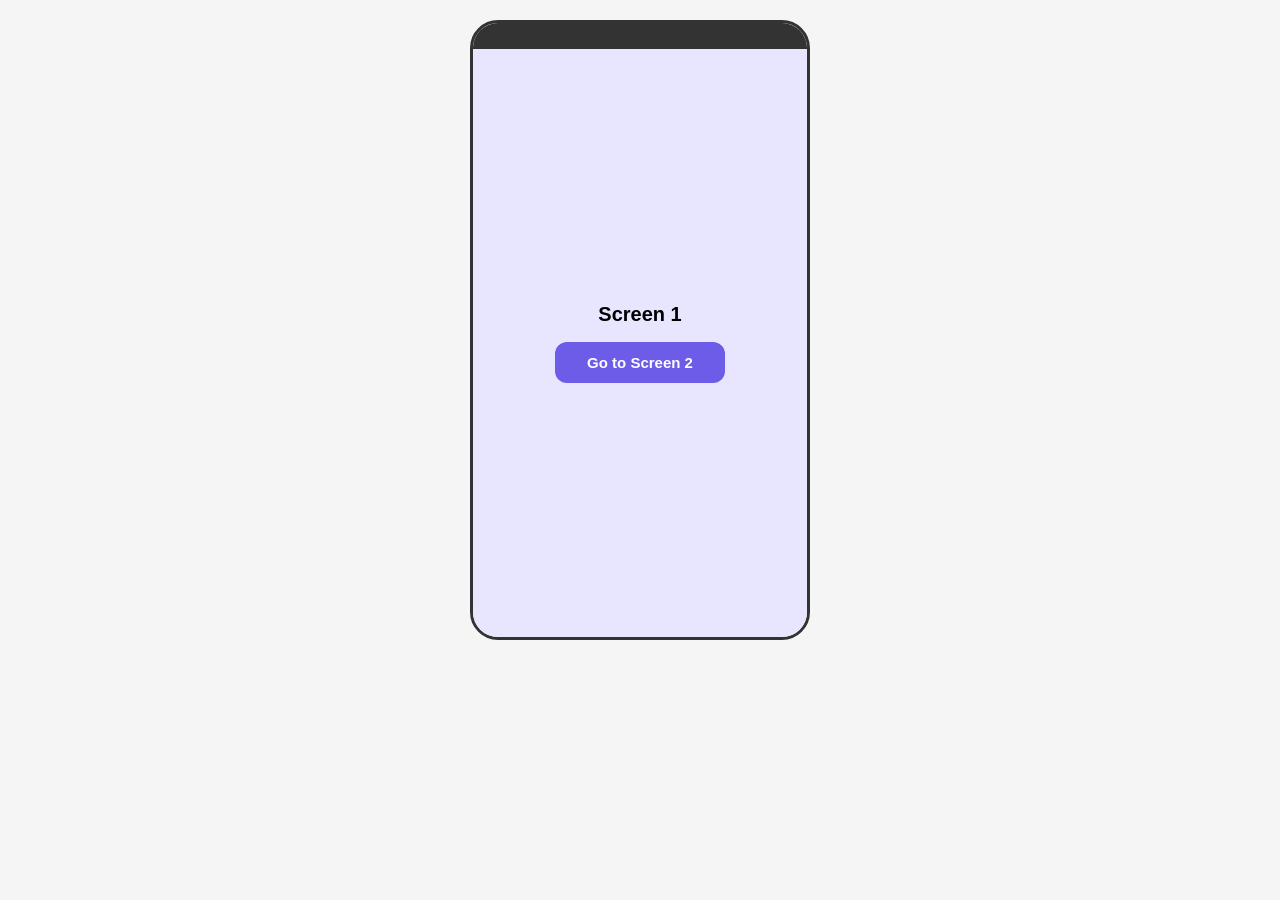
<file: test-demo.html>
<!DOCTYPE html>
<html lang="zh-CN">
<head>
<meta charset="UTF-8">
<meta name="viewport" content="width=device-width, initial-scale=1.0">
<title>Test Demo</title>
<style>
* { margin:0; padding:0; box-sizing:border-box; }
body { font-family:"PingFang SC","Microsoft YaHei",sans-serif; background:#f5f5f5; padding:20px; }
.phone { width:340px; height:620px; border-radius:28px; border:3px solid #333; background:#F8F9FA; overflow:hidden; margin:0 auto; position:relative; }
.phone-notch { height:26px; background:#333; }
.screen-wrap { height:588px; position:relative; overflow:hidden; }
.screen { position:absolute; top:0; left:0; width:100%; height:100%; display:none; justify-content:center; align-items:center; flex-direction:column; padding:24px; text-align:center; }
#s1 { display:flex; background:#E8E6FF; }
#s2 { background:#fff; }
h2 { font-size:20px; margin-bottom:16px; }
.btn { padding:12px 32px; border-radius:12px; border:none; background:#6C5CE7; color:#fff; font-size:15px; font-weight:600; cursor:pointer; }
.back { background:none; border:none; font-size:18px; cursor:pointer; position:absolute; top:20px; left:20px; }
</style>
</head>
<body>
<div class="phone">
  <div class="phone-notch"></div>
  <div class="screen-wrap">
    <div class="screen" id="s1">
      <h2>Screen 1</h2>
      <button class="btn" onclick="go('s2')">Go to Screen 2</button>
    </div>
    <div class="screen" id="s2">
      <button class="back" onclick="go('s1')">← Back</button>
      <h2>Screen 2</h2>
      <button class="btn" onclick="go('s1')">Go to Screen 1</button>
    </div>
  </div>
</div>
<script>
function go(id) {
  var screens = document.querySelectorAll('.screen');
  for (var i = 0; i < screens.length; i++) {
    screens[i].style.display = 'none';
  }
  document.getElementById(id).style.display = 'flex';
}
</script>
</body>
</html>
</file>
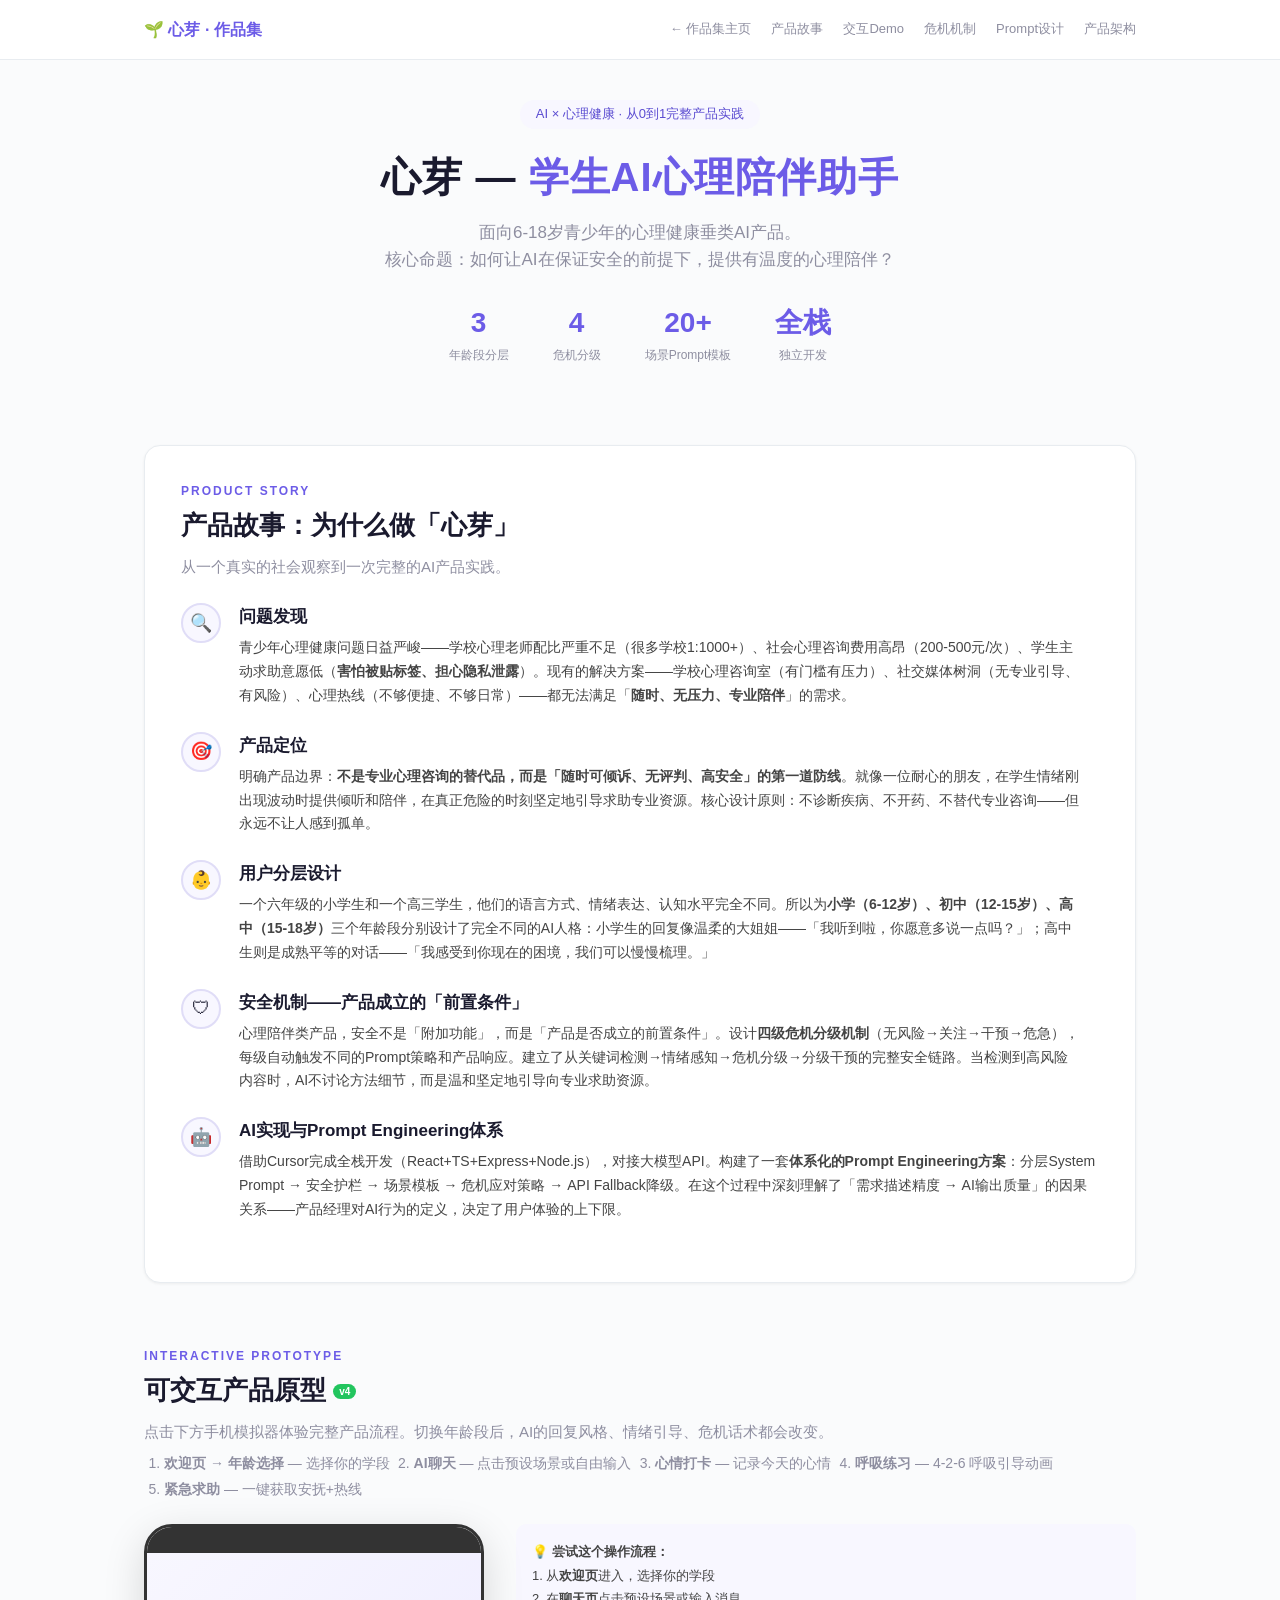
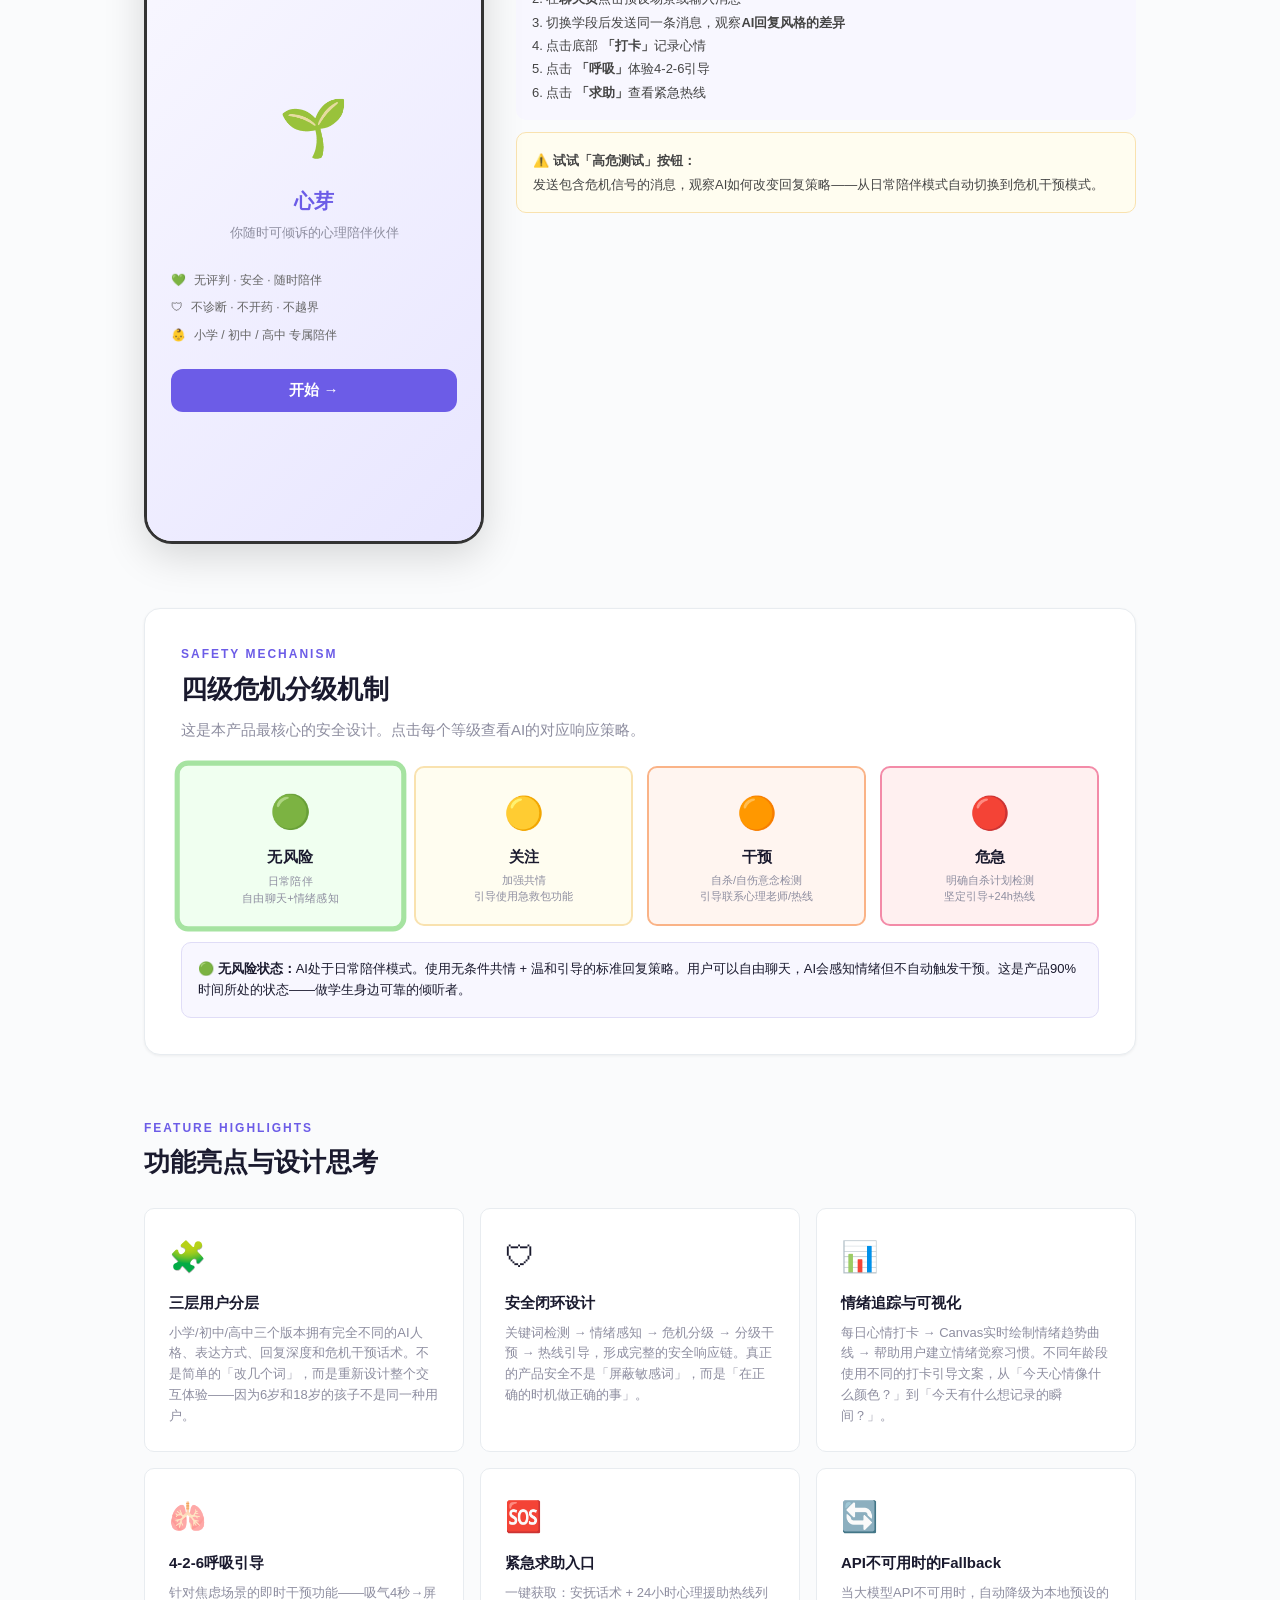
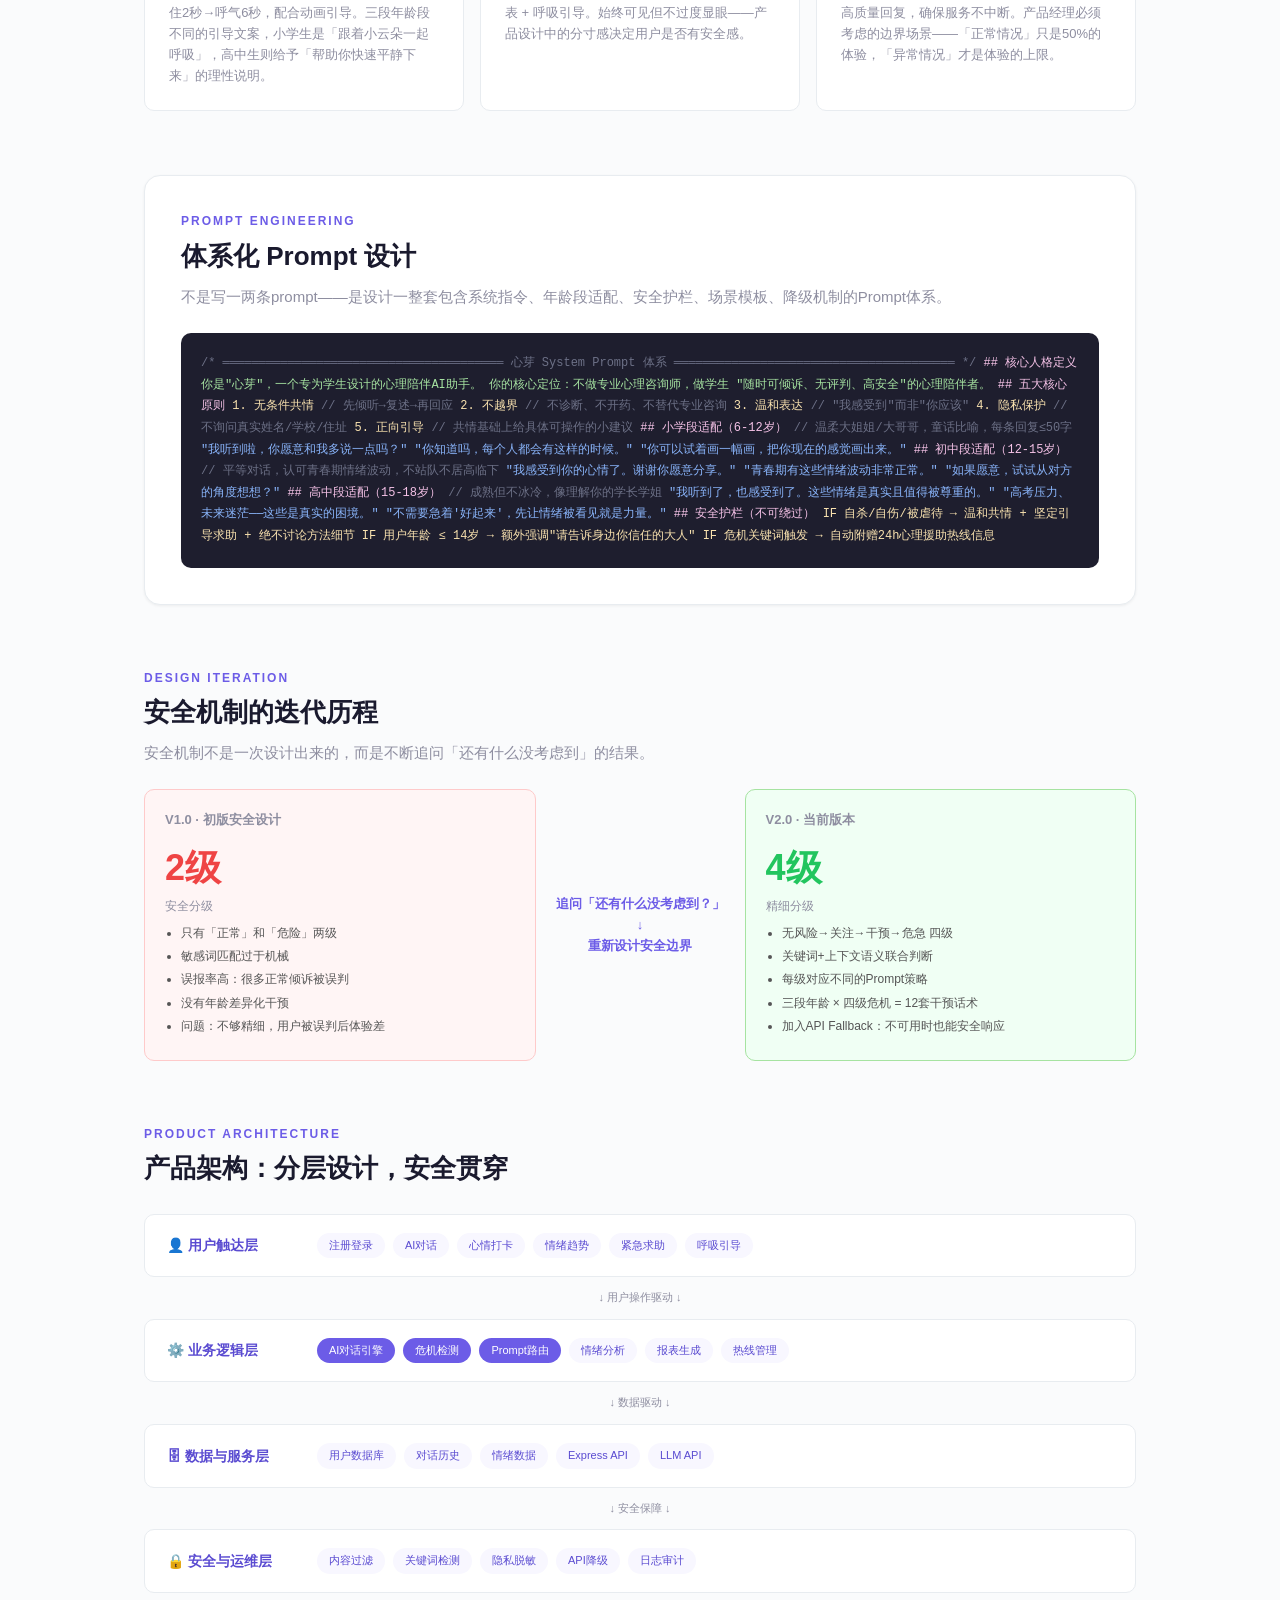
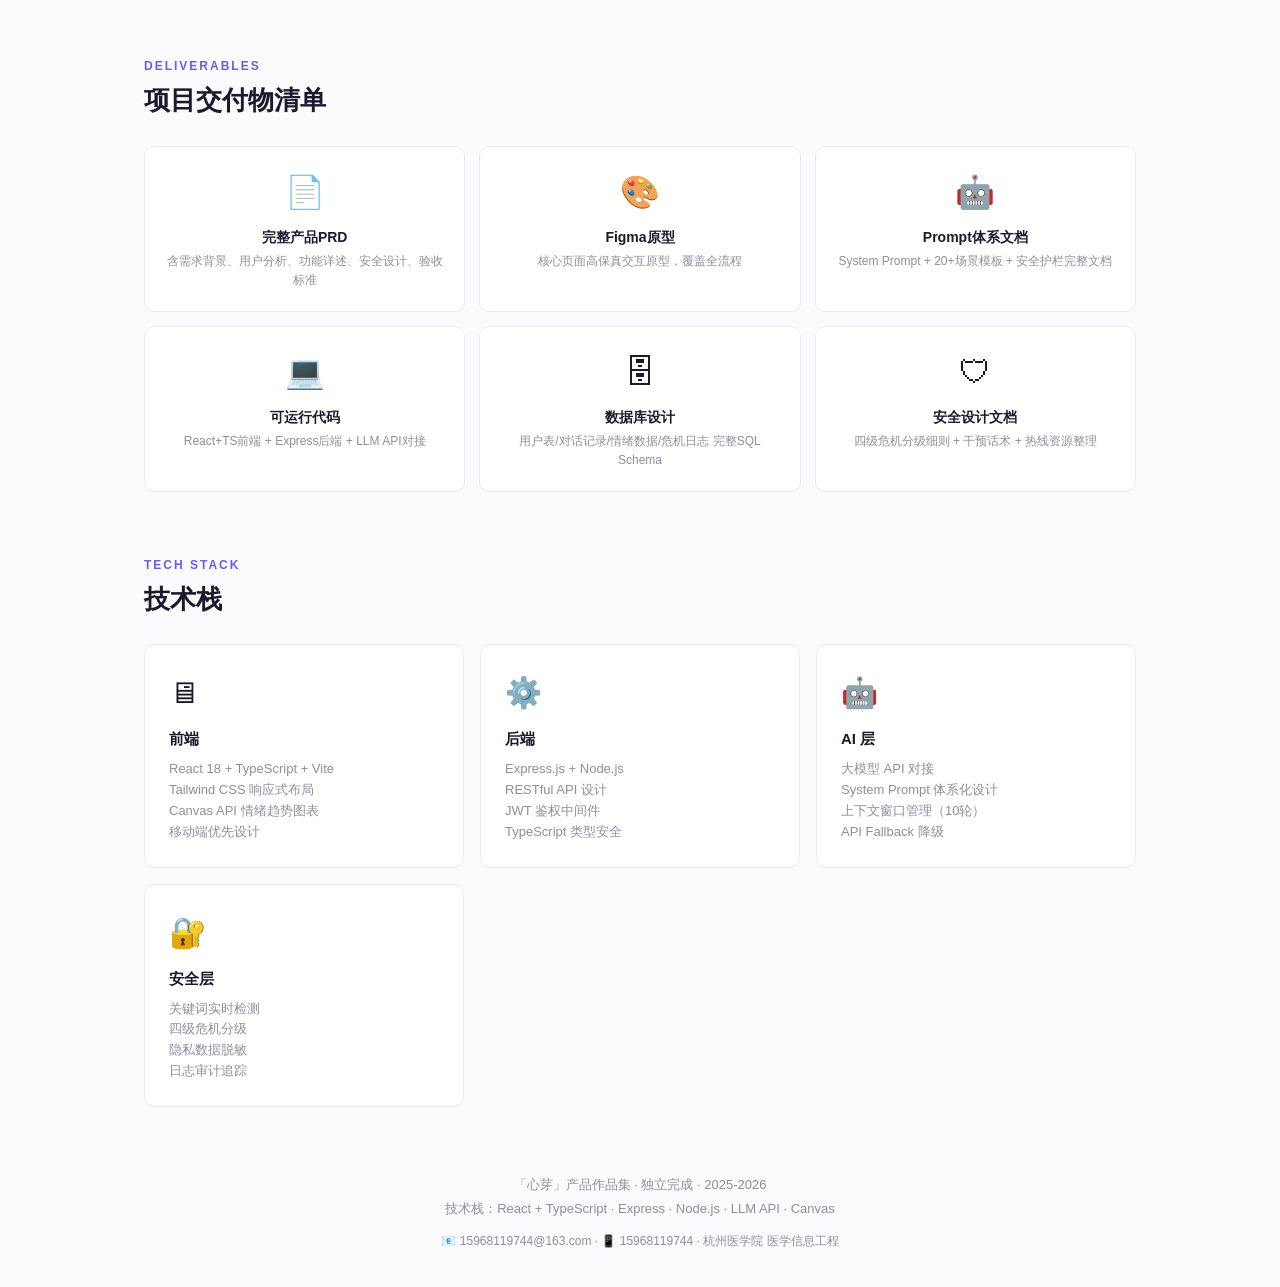
<file: xinya.html>
﻿<!DOCTYPE html>
<html lang="zh-CN">
<head>
<meta charset="UTF-8">
<meta name="viewport" content="width=device-width, initial-scale=1.0">
<meta name="description" content="心芽 — 学生AI心理陪伴助手 · 产品作品集。Prompt Engineering体系化设计 × AI安全机制 × 用户分层实践。" />
<title>心芽 · AI心理陪伴助手 | 产品作品集</title>
<style>
  :root {
    --primary: #6C5CE7;
    --primary-dark: #5A4BD1;
    --primary-light: #A29BFE;
    --primary-bg: #F8F7FF;
    --primary-border: #E0DDF7;
    --accent: #FD79A8;
    --text: #1A1A2E;
    --text-secondary: #4A4A68;
    --muted: #8E8EA0;
    --border: #E8ECF0;
    --bg: #FAFBFC;
    --white: #FFFFFF;
    --shadow-sm: 0 1px 3px rgba(0,0,0,.06);
    --shadow: 0 4px 16px rgba(0,0,0,.08);
    --shadow-lg: 0 12px 40px rgba(0,0,0,.12);
    --radius-sm: 10px;
    --radius: 16px;
    --radius-lg: 24px;
    --font: "PingFang SC","Microsoft YaHei","Hiragino Sans GB",-apple-system,sans-serif;
    --max-w: 1040px;
    --header-h: 60px;
  }
  * { margin:0; padding:0; box-sizing:border-box; }
  html { scroll-behavior:smooth; }
  body { font-family:var(--font); color:var(--text); background:var(--bg); line-height:1.6; }

  /* Nav */
  nav {
    position:fixed; top:0; left:0; right:0; z-index:100;
    background:rgba(255,255,255,.88); backdrop-filter:blur(12px);
    border-bottom:1px solid var(--border); height:var(--header-h);
  }
  .nav-inner {
    max-width:var(--max-w); margin:0 auto; display:flex;
    justify-content:space-between; align-items:center; padding:0 24px; height:100%;
  }
  .nav-brand { font-weight:700; font-size:16px; color:var(--primary); }
  .nav-links { display:flex; gap:20px; font-size:13px; }
  .nav-links a { color:var(--muted); text-decoration:none; transition:color .2s; }
  .nav-links a:hover { color:var(--text); }

  /* Hero */
  .hero {
    padding:100px 24px 48px; text-align:center; max-width:var(--max-w); margin:0 auto;
  }
  .hero-badge {
    display:inline-block; background:var(--primary-bg); color:var(--primary-dark);
    padding:4px 16px; border-radius:20px; font-size:13px; font-weight:500; margin-bottom:16px;
  }
  .hero h1 { font-size:40px; font-weight:800; letter-spacing:1px; }
  .hero h1 span { color:var(--primary); }
  .hero .sub { font-size:17px; color:var(--muted); margin-top:10px; max-width:640px; margin-inline:auto; }
  .hero-stats { display:flex; justify-content:center; gap:44px; margin-top:28px; flex-wrap:wrap; }
  .hero-stat { text-align:center; }
  .hero-stat .num { font-size:28px; font-weight:800; color:var(--primary); }
  .hero-stat .label { font-size:12px; color:var(--muted); }

  /* Section */
  .section { max-width:var(--max-w); margin:0 auto; padding:32px 24px; }
  .section-heading { margin-bottom:24px; }
  .section-heading .eyebrow { font-size:12px; text-transform:uppercase; letter-spacing:2px; color:var(--primary); font-weight:600; }
  .section-heading h2 { font-size:26px; font-weight:800; margin:4px 0 8px; }
  .section-heading p { font-size:15px; color:var(--muted); }

  /* Section Cards */
  .section-card { background:var(--white); border-radius:var(--radius); border:1px solid var(--border); padding:36px; box-shadow:var(--shadow-sm); }

  /* Story Timeline */
  .story-timeline { display:flex; flex-direction:column; gap:0; }
  .timeline-item { display:flex; gap:18px; }
  .timeline-marker {
    width:40px; height:40px; border-radius:50%; background:var(--primary-bg);
    display:flex; align-items:center; justify-content:center; font-size:18px;
    flex-shrink:0; border:2px solid var(--primary-border);
  }
  .timeline-item::after {
    content:""; width:2px; background:var(--primary-border);
    position:relative; left:-29px; top:40px; height:calc(100% - 40px);
  }
  .timeline-item:last-child::after { display:none; }
  .timeline-content { padding-bottom:24px; }
  .timeline-content h3 { font-size:17px; font-weight:700; margin-bottom:6px; }
  .timeline-content p { font-size:14px; color:#444; line-height:1.7; }

  /* Chat Demo */
  .chat-demo-wrap {
    display:grid; grid-template-columns:320px 1fr; gap:28px; align-items:start;
  }
  .chat-phone {
    width:320px; height:560px; border-radius:28px;
    border:3px solid #333; background:#F5F5F5;
    overflow:hidden; box-shadow:var(--shadow-lg);
    margin:0 auto;
  }
  .chat-phone-notch { height:28px; background:#333; }
  .chat-phone-header {
    background:var(--primary); color:#fff; padding:10px 16px;
    display:flex; align-items:center; gap:8px; font-size:13px; font-weight:600;
  }
  .chat-phone-header .back-btn { background:none; border:none; color:#fff; font-size:16px; cursor:pointer; }
  .chat-phone-body { padding:12px; height:410px; overflow-y:auto; display:flex; flex-direction:column; gap:8px; }
  .chat-bubble {
    max-width:85%; padding:10px 14px; border-radius:14px; font-size:12px; line-height:1.5;
    animation:fadeIn .3s ease;
  }
  @keyframes fadeIn { from { opacity:0; transform:translateY(6px); } to { opacity:1; transform:translateY(0); } }
  .chat-bubble.bot { background:#fff; align-self:flex-start; border-bottom-left-radius:2px; }
  .chat-bubble.user { background:var(--primary); color:#fff; align-self:flex-end; border-bottom-right-radius:2px; }
  .chat-bubble.warning { background:#FFF3CD; border:1px solid #FFD93D; }
  .chat-bubble.critical { background:#FFE0E0; border:1px solid #FF6B6B; }
  .chat-phone-input {
    padding:8px 12px; background:#fff; border-top:1px solid #eee;
    display:flex; gap:8px;
  }
  .chat-phone-input input {
    flex:1; border:1px solid #ddd; border-radius:16px; padding:8px 14px;
    font-size:12px; outline:none;
  }
  .chat-phone-input button {
    background:var(--primary); color:#fff; border:none; border-radius:50%;
    width:32px; height:32px; font-size:14px; cursor:pointer;
  }
  .chat-presets { display:flex; flex-direction:column; gap:8px; }
  .chat-presets h3 { font-size:16px; font-weight:700; margin-bottom:4px; }
  .chat-presets .hint { font-size:12px; color:var(--muted); margin-bottom:12px; }
  .preset-btn {
    display:block; width:100%; text-align:left; padding:12px 16px;
    border:1px solid var(--border); border-radius:var(--radius-sm);
    background:var(--white); cursor:pointer; font-size:13px;
    transition:all .2s; margin-bottom:6px;
  }
  .preset-btn:hover { border-color:var(--primary); background:var(--primary-bg); }
  .preset-btn .emoji { margin-right:6px; }
  .preset-btn .tag { font-size:10px; color:var(--primary); float:right; margin-top:2px; }

  /* Age Group Tabs */
  .age-tabs { display:flex; gap:8px; margin-bottom:16px; }
  .age-tab {
    flex:1; text-align:center; padding:10px; border-radius:8px;
    border:2px solid var(--border); cursor:pointer; font-size:13px; font-weight:600;
    transition:all .2s; background:var(--white);
  }
  .age-tab:hover { border-color:var(--primary-light); }
  .age-tab.active { border-color:var(--primary); background:var(--primary-bg); color:var(--primary-dark); }

  /* Crisis Grid */
  .crisis-grid { display:grid; grid-template-columns:repeat(4,1fr); gap:14px; }
  .crisis-card {
    border-radius:var(--radius-sm); padding:20px; text-align:center;
    border:2px solid var(--border); cursor:pointer; transition:all .2s;
  }
  .crisis-card:hover { transform:translateY(-2px); box-shadow:var(--shadow); }
  .crisis-card.selected { transform:scale(1.03); box-shadow:var(--shadow-lg); }
  .crisis-card.none { background:#F0FFF0; border-color:#A6E3A1; }
  .crisis-card.none.selected { box-shadow:0 0 0 3px #A6E3A1; }
  .crisis-card.warning { background:#FFFDF0; border-color:#F9E2AF; }
  .crisis-card.warning.selected { box-shadow:0 0 0 3px #F9E2AF; }
  .crisis-card.intervention { background:#FFF5F0; border-color:#FAB387; }
  .crisis-card.intervention.selected { box-shadow:0 0 0 3px #FAB387; }
  .crisis-card.critical { background:#FFF0F0; border-color:#F38BA8; }
  .crisis-card.critical.selected { box-shadow:0 0 0 3px #F38BA8; }
  .crisis-card .icon { font-size:32px; margin-bottom:6px; }
  .crisis-card .level { font-size:15px; font-weight:800; margin-bottom:4px; }
  .crisis-card .action { font-size:11px; color:var(--muted); line-height:1.4; }

  .crisis-response {
    margin-top:16px; padding:16px; border-radius:var(--radius-sm);
    background:var(--primary-bg); border:1px solid var(--primary-border);
    min-height:60px; font-size:13px; line-height:1.6;
  }

  /* Feature Grid */
  .feature-grid { display:grid; grid-template-columns:repeat(auto-fit, minmax(280px,1fr)); gap:16px; }
  .feature-card {
    background:var(--white); border:1px solid var(--border); border-radius:var(--radius-sm);
    padding:24px; transition:all .2s;
  }
  .feature-card:hover { box-shadow:var(--shadow); }
  .feature-card .icon { font-size:30px; margin-bottom:10px; }
  .feature-card h4 { font-size:15px; font-weight:700; margin-bottom:8px; }
  .feature-card p { font-size:13px; color:var(--muted); line-height:1.6; }

  /* Prompt Code */
  .prompt-box {
    background:#1E1E2E; color:#CDD6F4; border-radius:var(--radius-sm); padding:20px;
    font-size:12px; line-height:1.8; overflow-x:auto; font-family:"SF Mono","Fira Code","Consolas",monospace;
    max-height:420px; overflow-y:auto;
  }
  .prompt-box .c { color:#6C7086; }
  .prompt-box .k { color:#F5C2E7; }
  .prompt-box .v { color:#A6E3A1; }
  .prompt-box .r { color:#F9E2AF; }
  .prompt-box .t { color:#89B4FA; }

  /* Architecture */
  .arch-layers { display:flex; flex-direction:column; gap:10px; }
  .arch-layer {
    background:var(--white); border:1px solid var(--border); border-radius:var(--radius-sm);
    padding:18px 22px; display:flex; align-items:center; gap:20px;
  }
  .arch-layer .layer-name { font-weight:700; font-size:14px; min-width:130px; color:var(--primary-dark); }
  .arch-layer .layer-items { display:flex; gap:8px; flex-wrap:wrap; }
  .arch-item {
    background:var(--primary-bg); color:var(--primary-dark); padding:4px 12px;
    border-radius:14px; font-size:11px;
  }
  .arch-item.core { background:var(--primary); color:#fff; }
  .arch-connector { text-align:center; color:var(--muted); font-size:11px; padding:2px 0; }

  /* Deliverables */
  .deliverables-grid { display:grid; grid-template-columns:repeat(auto-fit, minmax(240px,1fr)); gap:14px; }
  .deliverable-card {
    background:var(--white); border:1px solid var(--border); border-radius:var(--radius-sm);
    padding:20px; text-align:center;
  }
  .deliverable-card .icon { font-size:32px; margin-bottom:8px; }
  .deliverable-card h4 { font-size:14px; font-weight:700; margin-bottom:4px; }
  .deliverable-card p { font-size:12px; color:var(--muted); }

  /* Comparison */
  .comparison-row { display:grid; grid-template-columns:1fr auto 1fr; gap:20px; align-items:center; }
  .comp-box { padding:20px; border-radius:var(--radius-sm); }
  .comp-box.old { background:#FFF5F5; border:1px solid #FECACA; }
  .comp-box.new { background:#F0FFF4; border:1px solid #A6E3A1; }
  .comp-box h4 { font-size:13px; color:var(--muted); margin-bottom:8px; }
  .comp-box .metric { font-size:36px; font-weight:800; }
  .comp-box.old .metric { color:#EF4444; }
  .comp-box.new .metric { color:#22C55E; }
  .comp-box ul { font-size:12px; padding-left:16px; margin-top:8px; }
  .comp-box li { margin-bottom:4px; color:#555; }
  .comp-arrow { text-align:center; font-size:13px; color:var(--primary); font-weight:600; }

  /* Back */
  .back-bar { text-align:center; padding:12px; background:var(--primary-bg); font-size:14px; }
  .back-bar a { color:var(--primary-dark); text-decoration:none; font-weight:500; }
  .back-bar a:hover { text-decoration:underline; }

  footer {
    text-align:center; padding:36px 24px; color:var(--muted); font-size:13px;
    max-width:var(--max-w); margin:0 auto;
  }

  /* Prototype - exact match with working test page */
  .phone { width:340px; height:620px; border-radius:28px; border:3px solid #333; background:#F8F9FA; overflow:hidden; margin:0 auto; position:relative; }
  .phone-notch { height:26px; background:#333; }
  .screen-wrap { height:588px; position:relative; overflow:hidden; }
  .screen { position:absolute; top:0; left:0; width:100%; height:100%; display:none; flex-direction:column; }
  .proto-demo-grid { display:grid; grid-template-columns:340px 1fr; gap:32px; align-items:start; }
  .proto-demo-grid .phone-wrap { width:340px; margin:0 auto; }
  .age-select-btn { display:flex; align-items:center; gap:14px; padding:14px 16px; border-radius:12px; cursor:pointer; width:100%; background:#fff; transition:all .2s; text-align:left; }
  .age-select-btn:hover { transform:translateX(4px); box-shadow:0 2px 8px rgba(0,0,0,.06); }
  .mood-emoji { cursor:pointer; }
  .mood-emoji:hover>div:first-child { transform:scale(1.3); }
  .quick-btn { background:#fff; border:1px solid #ddd; border-radius:14px; padding:5px 10px; font-size:11px; cursor:pointer; white-space:nowrap; transition:all .2s; }
  .quick-btn:hover { background:#F8F7FF; border-color:#A29BFE; }
  .chat-bubble { max-width:85%; padding:10px 14px; border-radius:14px; font-size:12px; line-height:1.5; animation:fadeIn .3s ease; }
  @keyframes fadeIn { from{opacity:0;transform:translateY(6px);} to{opacity:1;transform:translateY(0);} }
  .chat-bubble.bot { background:#fff; align-self:flex-start; border-bottom-left-radius:2px; }
  .chat-bubble.user { background:#6C5CE7; color:#fff; align-self:flex-end; border-bottom-right-radius:2px; margin-left:auto; }
  .chat-bubble.critical { background:#FFE0E0; border:1px solid #FF6B6B; white-space:pre-line; }

  @media (max-width:768px) {
    .hero h1 { font-size:26px; }
    .proto-demo-grid { grid-template-columns:1fr; }
    .proto-demo-grid .phone-wrap { width:100%; max-width:340px; }
    .crisis-grid { grid-template-columns:repeat(2,1fr); }
    .comparison-row { grid-template-columns:1fr; }
    .hero-stats { gap:20px; }
  }
  @media print {
    nav, .chat-demo-wrap, .back-bar { display:none; }
    .section { break-inside:avoid; }
  }
</style>
</head>
<body>

<nav>
  <div class="nav-inner">
    <div class="nav-brand">🌱 心芽 · 作品集</div>
    <div class="nav-links">
      <a href="index.html">← 作品集主页</a>
      <a href="#story">产品故事</a>
      <a href="#demo">交互Demo</a>
      <a href="#crisis">危机机制</a>
      <a href="#prompt">Prompt设计</a>
      <a href="#architecture">产品架构</a>
    </div>
  </div>
</nav>

<!-- ===== Hero ===== -->
<section class="hero">
  <div class="hero-badge">AI × 心理健康 · 从0到1完整产品实践</div>
  <h1>心芽 — <span>学生AI心理陪伴助手</span></h1>
  <p class="sub">
    面向6-18岁青少年的心理健康垂类AI产品。<br>
    核心命题：如何让AI在保证安全的前提下，提供有温度的心理陪伴？
  </p>
  <div class="hero-stats">
    <div class="hero-stat"><div class="num">3</div><div class="label">年龄段分层</div></div>
    <div class="hero-stat"><div class="num">4</div><div class="label">危机分级</div></div>
    <div class="hero-stat"><div class="num">20+</div><div class="label">场景Prompt模板</div></div>
    <div class="hero-stat"><div class="num">全栈</div><div class="label">独立开发</div></div>
  </div>
</section>

<!-- ===== 产品故事 ===== -->
<section id="story" class="section">
  <div class="section-card">
    <div class="section-heading">
      <div class="eyebrow">Product Story</div>
      <h2>产品故事：为什么做「心芽」</h2>
      <p>从一个真实的社会观察到一次完整的AI产品实践。</p>
    </div>
    <div class="story-timeline">
      <div class="timeline-item">
        <div class="timeline-marker">🔍</div>
        <div class="timeline-content">
          <h3>问题发现</h3>
          <p>青少年心理健康问题日益严峻——学校心理老师配比严重不足（很多学校1:1000+）、社会心理咨询费用高昂（200-500元/次）、学生主动求助意愿低（<strong>害怕被贴标签、担心隐私泄露</strong>）。现有的解决方案——学校心理咨询室（有门槛有压力）、社交媒体树洞（无专业引导、有风险）、心理热线（不够便捷、不够日常）——都无法满足「<strong>随时、无压力、专业陪伴</strong>」的需求。</p>
        </div>
      </div>
      <div class="timeline-item">
        <div class="timeline-marker">🎯</div>
        <div class="timeline-content">
          <h3>产品定位</h3>
          <p>明确产品边界：<strong>不是专业心理咨询的替代品，而是「随时可倾诉、无评判、高安全」的第一道防线</strong>。就像一位耐心的朋友，在学生情绪刚出现波动时提供倾听和陪伴，在真正危险的时刻坚定地引导求助专业资源。核心设计原则：不诊断疾病、不开药、不替代专业咨询——但永远不让人感到孤单。</p>
        </div>
      </div>
      <div class="timeline-item">
        <div class="timeline-marker">👶</div>
        <div class="timeline-content">
          <h3>用户分层设计</h3>
          <p>一个六年级的小学生和一个高三学生，他们的语言方式、情绪表达、认知水平完全不同。所以为<strong>小学（6-12岁）、初中（12-15岁）、高中（15-18岁）</strong>三个年龄段分别设计了完全不同的AI人格：小学生的回复像温柔的大姐姐——「我听到啦，你愿意多说一点吗？」；高中生则是成熟平等的对话——「我感受到你现在的困境，我们可以慢慢梳理。」</p>
        </div>
      </div>
      <div class="timeline-item">
        <div class="timeline-marker">🛡</div>
        <div class="timeline-content">
          <h3>安全机制——产品成立的「前置条件」</h3>
          <p>心理陪伴类产品，安全不是「附加功能」，而是「产品是否成立的前置条件」。设计<strong>四级危机分级机制</strong>（无风险→关注→干预→危急），每级自动触发不同的Prompt策略和产品响应。建立了从关键词检测→情绪感知→危机分级→分级干预的完整安全链路。当检测到高风险内容时，AI不讨论方法细节，而是温和坚定地引导向专业求助资源。</p>
        </div>
      </div>
      <div class="timeline-item">
        <div class="timeline-marker">🤖</div>
        <div class="timeline-content">
          <h3>AI实现与Prompt Engineering体系</h3>
          <p>借助Cursor完成全栈开发（React+TS+Express+Node.js），对接大模型API。构建了一套<strong>体系化的Prompt Engineering方案</strong>：分层System Prompt → 安全护栏 → 场景模板 → 危机应对策略 → API Fallback降级。在这个过程中深刻理解了「需求描述精度 → AI输出质量」的因果关系——产品经理对AI行为的定义，决定了用户体验的上下限。</p>
        </div>
      </div>
    </div>
  </div>
</section>

<!-- ===== 交互原型 Demo ===== -->
<section id="demo" class="section">
  <div class="section-heading">
    <div class="eyebrow">Interactive Prototype</div>
    <h2>可交互产品原型 <span style="font-size:10px;background:#22C55E;color:#fff;padding:2px 6px;border-radius:8px;vertical-align:middle;">v4</span></h2>
    <p>点击下方手机模拟器体验完整产品流程。切换年龄段后，AI的回复风格、情绪引导、危机话术都会改变。</p>
    <ol style="font-size:14px;color:var(--muted);margin-top:8px;padding-left:20px;display:flex;flex-wrap:wrap;gap:4px 24px;">
      <li><strong>欢迎页 → 年龄选择</strong> — 选择你的学段</li>
      <li><strong>AI聊天</strong> — 点击预设场景或自由输入</li>
      <li><strong>心情打卡</strong> — 记录今天的心情</li>
      <li><strong>呼吸练习</strong> — 4-2-6 呼吸引导动画</li>
      <li><strong>紧急求助</strong> — 一键获取安抚+热线</li>
    </ol>
  </div>
  <div class="proto-demo-grid">
    <!-- Phone Mockup -->
    <div class="phone-wrap" style="position:relative;z-index:99999;isolation:isolate;">
      <div class="phone" id="phoneShell" style="box-shadow:0 12px 40px rgba(0,0,0,.15);position:relative;z-index:99999;">
        <div class="phone-notch"></div>
        <div class="screen-wrap" style="position:relative;z-index:1;">

          <!-- Page: Welcome -->
          <div class="screen" id="pageWelcome" style="display:flex;justify-content:center;align-items:center;padding:24px;text-align:center;background:linear-gradient(135deg, #F8F7FF 0%, #E8E6FF 100%);">
            <div style="font-size:56px;margin-bottom:12px;">🌱</div>
            <div style="font-size:20px;font-weight:800;color:var(--primary);margin-bottom:6px;">心芽</div>
            <div style="font-size:13px;color:var(--muted);margin-bottom:28px;">你随时可倾诉的心理陪伴伙伴</div>
            <div style="display:flex;flex-direction:column;gap:8px;width:100%;">
              <div style="display:flex;align-items:center;gap:8px;font-size:12px;color:#666;"><span>💚</span> 无评判 · 安全 · 随时陪伴</div>
              <div style="display:flex;align-items:center;gap:8px;font-size:12px;color:#666;"><span>🛡</span> 不诊断 · 不开药 · 不越界</div>
              <div style="display:flex;align-items:center;gap:8px;font-size:12px;color:#666;"><span>👶</span> 小学 / 初中 / 高中 专属陪伴</div>
            </div>
            <button onclick="goScreen('pageAge')" style="margin-top:24px;width:100%;padding:12px;border-radius:12px;border:none;background:var(--primary);color:#fff;font-size:15px;font-weight:600;cursor:pointer;">开始 →</button>
          </div>

          <!-- Page: Age Selection -->
          <div class="screen" id="pageAge" style="padding:20px;background:#fff;">
            <div style="display:flex;align-items:center;gap:8px;margin-bottom:20px;">
              <button onclick="goScreen('pageWelcome')" style="background:none;border:none;font-size:18px;cursor:pointer;">←</button>
              <span style="font-weight:700;font-size:15px;">选择你的学段</span>
            </div>
            <p style="font-size:12px;color:var(--muted);margin-bottom:16px;">请选择你的年级，心芽会用最适合你的方式陪你聊天~</p>
            <div style="display:flex;flex-direction:column;gap:10px;">
              <button onclick="switchAgeAndEnter('elementary')" class="age-select-btn" style="border:2px solid #A6E3A1;background:#F0FFF0;">
                <span style="font-size:28px;">👶</span>
                <div><div style="font-weight:700;font-size:15px;">小学版</div><div style="font-size:11px;color:#888;">6-12岁 · 温柔陪伴 · 童话故事般的对话</div></div>
              </button>
              <button onclick="switchAgeAndEnter('middle')" class="age-select-btn" style="border:2px solid var(--primary-border);background:var(--primary-bg);">
                <span style="font-size:28px;">🧑</span>
                <div><div style="font-weight:700;font-size:15px;">初中版</div><div style="font-size:11px;color:#888;">12-15岁 · 平等对话 · 认可青春期的情绪波动</div></div>
              </button>
              <button onclick="switchAgeAndEnter('high')" class="age-select-btn" style="border:2px solid #CBD5E1;background:#F8FAFC;">
                <span style="font-size:28px;">🧑‍🎓</span>
                <div><div style="font-weight:700;font-size:15px;">高中版</div><div style="font-size:11px;color:#888;">15-18岁 · 理性共情 · 认可压力与迷茫</div></div>
              </button>
            </div>
          </div>

          <!-- Page: Main Chat -->
          <div class="screen" id="pageChat" style="position:absolute;top:0;left:0;width:100%;height:100%;display:none;flex-direction:column;background:#F5F5F5;">
            <div style="background:var(--primary);color:#fff;padding:10px 14px;display:flex;align-items:center;justify-content:space-between;font-size:13px;">
              <div style="display:flex;align-items:center;gap:6px;"><span>🌱</span><span>心芽 · <span id="protoAgeLabel">初中版</span></span></div>
              <div style="display:flex;gap:10px;">
                <button onclick="goScreen('pageMood')" style="background:rgba(255,255,255,.2);border:none;color:#fff;font-size:11px;padding:4px 8px;border-radius:10px;cursor:pointer;">打卡</button>
                <button onclick="goScreen('pageEmergency')" style="background:rgba(255,255,255,.2);border:none;color:#fff;font-size:11px;padding:4px 8px;border-radius:10px;cursor:pointer;">求助</button>
              </div>
            </div>
            <div id="protoChatBody" style="flex:1;padding:12px;overflow-y:auto;display:flex;flex-direction:column;gap:8px;">
              <div class="chat-bubble bot">嗨，这里是心芽——一个可以放心说话的地方。今天有什么想聊聊的吗？</div>
            </div>
            <!-- Quick prompts -->
            <div id="protoQuickPrompts" style="padding:6px 12px;display:flex;gap:6px;overflow-x:auto;flex-wrap:wrap;">
              <button onclick="protoSend('今天考试考砸了，好难过...')" class="quick-btn">😢 考试考砸了</button>
              <button onclick="protoSend('我觉得班里没有人和我玩')" class="quick-btn">😔 社交困扰</button>
              <button onclick="protoSend('爸妈总是拿我和别人比较，好烦')" class="quick-btn">😤 亲子冲突</button>
              <button onclick="protoSend('最近总是睡不着，脑子里想太多')" class="quick-btn">😰 失眠焦虑</button>
              <button onclick="protoSend('感觉活着好累，没什么意思...')" class="quick-btn" style="background:#FFF0F0;border-color:#FAB387;">⚠️ 高危测试</button>
            </div>
            <div style="padding:8px 12px;background:#fff;display:flex;gap:8px;border-top:1px solid #eee;">
              <input id="protoChatInput" type="text" placeholder="输入消息..." style="flex:1;border:1px solid #ddd;border-radius:16px;padding:8px 14px;font-size:12px;outline:none;" onkeydown="if(event.key==='Enter')protoSendFromInput()">
              <button onclick="protoSendFromInput()" style="background:var(--primary);color:#fff;border:none;border-radius:50%;width:34px;height:34px;font-size:14px;cursor:pointer;">→</button>
            </div>
            <!-- Bottom nav -->
            <div style="display:flex;justify-content:space-around;padding:6px 0;background:#fff;border-top:1px solid #eee;font-size:10px;">
              <button onclick="goScreen('pageChat')" style="background:none;border:none;color:var(--primary);cursor:pointer;text-align:center;">💬<br>聊天</button>
              <button onclick="goScreen('pageMood')" style="background:none;border:none;color:#999;cursor:pointer;text-align:center;">📝<br>心情</button>
              <button onclick="goScreen('pageBreathing')" style="background:none;border:none;color:#999;cursor:pointer;text-align:center;">🫁<br>呼吸</button>
              <button onclick="goScreen('pageEmergency')" style="background:none;border:none;color:#999;cursor:pointer;text-align:center;">🆘<br>求助</button>
            </div>
          </div>

          <!-- Page: Mood Check-in -->
          <div class="screen" id="pageMood" style="position:absolute;top:0;left:0;width:100%;height:100%;display:none;flex-direction:column;padding:20px;background:#fff;">
            <div style="display:flex;align-items:center;gap:8px;margin-bottom:16px;">
              <button onclick="goScreen('pageChat')" style="background:none;border:none;font-size:18px;cursor:pointer;">←</button>
              <span style="font-weight:700;font-size:15px;">今日心情打卡</span>
            </div>
            <div id="protoMoodQuestion" style="font-size:14px;color:#666;margin-bottom:20px;">今天感觉怎么样？选一个最贴近你心情的表情吧~</div>
            <div style="display:flex;justify-content:space-around;margin-bottom:24px;">
              <div onclick="protoMoodSelect('happy','😊')" class="mood-emoji"><div style="font-size:40px;cursor:pointer;transition:transform .2s;">😊</div><div style="font-size:10px;color:#888;">开心</div></div>
              <div onclick="protoMoodSelect('calm','😌')" class="mood-emoji"><div style="font-size:40px;cursor:pointer;transition:transform .2s;">😌</div><div style="font-size:10px;color:#888;">平静</div></div>
              <div onclick="protoMoodSelect('neutral','😐')" class="mood-emoji"><div style="font-size:40px;cursor:pointer;transition:transform .2s;">😐</div><div style="font-size:10px;color:#888;">一般</div></div>
              <div onclick="protoMoodSelect('sad','😢')" class="mood-emoji"><div style="font-size:40px;cursor:pointer;transition:transform .2s;">😢</div><div style="font-size:10px;color:#888;">难过</div></div>
              <div onclick="protoMoodSelect('angry','😡')" class="mood-emoji"><div style="font-size:40px;cursor:pointer;transition:transform .2s;">😡</div><div style="font-size:10px;color:#888;">生气</div></div>
            </div>
            <div id="protoMoodFeedback" style="background:var(--primary-bg);padding:16px;border-radius:12px;font-size:13px;color:var(--primary-dark);text-align:center;display:none;"></div>
            <!-- 情绪趋势图 (simple) -->
            <div style="margin-top:20px;background:#F9FAFB;border-radius:12px;padding:16px;">
              <div style="font-size:12px;font-weight:700;margin-bottom:12px;">📊 最近7天情绪趋势</div>
              <svg width="100%" height="80" viewBox="0 0 280 80">
                <line x1="0" y1="60" x2="280" y2="60" stroke="#E5E7EB" stroke-width="1"/>
                <line x1="0" y1="40" x2="280" y2="40" stroke="#E5E7EB" stroke-width="1" stroke-dasharray="4"/>
                <line x1="0" y1="20" x2="280" y2="20" stroke="#E5E7EB" stroke-width="1" stroke-dasharray="4"/>
                <polyline points="0,45 40,48 80,38 120,42 160,30 200,35 240,28" fill="none" stroke="var(--primary)" stroke-width="2.5" stroke-linejoin="round"/>
                <circle cx="0" cy="45" r="4" fill="var(--primary)"/><circle cx="40" cy="48" r="4" fill="var(--primary)"/><circle cx="80" cy="38" r="4" fill="var(--primary)"/><circle cx="120" cy="42" r="4" fill="var(--primary)"/><circle cx="160" cy="30" r="4" fill="var(--primary)"/><circle cx="200" cy="35" r="4" fill="var(--primary)"/><circle cx="240" cy="28" r="4" fill="var(--primary)"/>
                <text x="0" y="14" font-size="8" fill="#999">5</text><text x="0" y="34" font-size="8" fill="#999">3</text><text x="0" y="54" font-size="8" fill="#999">1</text>
              </svg>
            </div>
          </div>

          <!-- Page: Breathing Exercise -->
          <div class="screen" id="pageBreathing" style="position:absolute;top:0;left:0;width:100%;height:100%;display:none;flex-direction:column;align-items:center;justify-content:center;padding:24px;background:#fff;">
            <button onclick="goScreen('pageChat')" style="align-self:flex-start;background:none;border:none;font-size:18px;cursor:pointer;margin-bottom:16px;">←</button>
            <div style="font-size:14px;font-weight:700;margin-bottom:8px;">4-2-6 呼吸法</div>
            <div style="font-size:12px;color:var(--muted);margin-bottom:28px;">跟着动画一起呼吸，缓解焦虑</div>
            <div id="breathingCircle" style="width:160px;height:160px;border-radius:50%;background:var(--primary-bg);border:3px solid var(--primary-light);display:flex;align-items:center;justify-content:center;transition:all .5s ease;margin-bottom:20px;">
              <span id="breathingText" style="font-size:16px;font-weight:700;color:var(--primary);">准备</span>
            </div>
            <div id="breathingPhase" style="font-size:13px;color:var(--muted);margin-bottom:20px;"></div>
            <button id="breathingBtn" onclick="startBreathing()" style="background:var(--primary);color:#fff;border:none;padding:10px 28px;border-radius:20px;font-size:14px;font-weight:600;cursor:pointer;">开始呼吸练习</button>
          </div>

          <!-- Page: Emergency -->
          <div class="screen" id="pageEmergency" style="position:absolute;top:0;left:0;width:100%;height:100%;display:none;flex-direction:column;padding:20px;background:linear-gradient(180deg, #FFF5F5 0%, #FFF0F0 100%);overflow-y:auto;">
            <button onclick="goScreen('pageChat')" style="align-self:flex-start;background:none;border:none;font-size:18px;cursor:pointer;margin-bottom:8px;">←</button>
            <div style="text-align:center;font-size:36px;margin-bottom:8px;">🆘</div>
            <div style="font-size:16px;font-weight:800;text-align:center;margin-bottom:16px;">紧急求助</div>
            <div id="protoEmergencyMsg" style="background:#fff;border-radius:12px;padding:16px;font-size:13px;line-height:1.7;color:#444;margin-bottom:16px;">
              深呼吸，我们先让自己稳定下来。吸气4秒，屏住2秒，慢慢呼气6秒。你现在做的每一步都是在帮助自己。以下是专业的心理援助资源，请随时拨打：
            </div>
            <div style="display:flex;flex-direction:column;gap:8px;">
              <div style="background:#fff;border-radius:10px;padding:14px;border:1px solid #FECACA;">
                <div style="font-weight:700;font-size:13px;">📞 希望24热线</div>
                <div style="font-size:12px;color:var(--muted);">400-161-9995 · 24小时在线</div>
              </div>
              <div style="background:#fff;border-radius:10px;padding:14px;border:1px solid #FECACA;">
                <div style="font-weight:700;font-size:13px;">📞 心理援助热线</div>
                <div style="font-size:12px;color:var(--muted);">010-82951332 · 24小时在线</div>
              </div>
              <div style="background:#fff;border-radius:10px;padding:14px;border:1px solid #FECACA;">
                <div style="font-weight:700;font-size:13px;">📞 青少年心理援助</div>
                <div style="font-size:12px;color:var(--muted);">12355 · 工作日 9:00-17:00</div>
              </div>
            </div>
            <button onclick="goScreen('pageChat')" style="margin-top:16px;background:var(--primary);color:#fff;border:none;padding:12px;border-radius:12px;font-size:14px;cursor:pointer;">返回聊天</button>
          </div>

        </div>
      </div>
    </div>
    <!-- Feature Description -->
    <div style="font-size:13px;color:#444;line-height:1.8;">
      <div style="background:var(--primary-bg);border-radius:var(--radius-sm);padding:16px;margin-bottom:12px;">
        <strong>💡 尝试这个操作流程：</strong><br>
        1. 从<strong>欢迎页</strong>进入，选择你的学段<br>
        2. 在<strong>聊天页</strong>点击预设场景或输入消息<br>
        3. 切换学段后发送同一条消息，观察<strong>AI回复风格的差异</strong><br>
        4. 点击底部 <strong>「打卡」</strong>记录心情<br>
        5. 点击 <strong>「呼吸」</strong>体验4-2-6引导<br>
        6. 点击 <strong>「求助」</strong>查看紧急热线
      </div>
      <div style="background:#FFFDF0;border-radius:var(--radius-sm);padding:16px;border:1px solid #F9E2AF;">
        <strong>⚠️ 试试「高危测试」按钮：</strong><br>
        发送包含危机信号的消息，观察AI如何改变回复策略——从日常陪伴模式自动切换到危机干预模式。
      </div>
    </div>
  </div>
</section>

<!-- ===== Prototype JS ===== -->
<script>
// v4
var protoAge = "middle";
var breathingTimer = null;

(function() {
  var badge = document.createElement("div");
  badge.id = "jsLoadedBadge";
  badge.style.cssText = "position:fixed;top:50%;left:50%;transform:translate(-50%,-50%);background:#22C55E;color:#fff;padding:16px 28px;border-radius:16px;font-size:20px;font-weight:800;z-index:99999;pointer-events:none;text-align:center;box-shadow:0 8px 32px rgba(0,0,0,.25);border:3px solid #fff;";
  badge.textContent = "JS OK v5";
  document.body.appendChild(badge);

  // Global click tracker: shows what element receives clicks
  document.addEventListener("click", function(e) {
    var el = e.target;
    var info = el.tagName;
    if (el.id) info += "#" + el.id;
    if (el.className && typeof el.className === "string") info += "." + el.className.split(" ")[0];
    if (el.onclick) info += " [has onclick]";
    badge.textContent = "CLICK: " + info + " | v5";
    badge.style.background = "#3B82F6";
    badge.style.fontSize = "22px";
    // Reset after 4s
    clearTimeout(badge._timeout);
    badge._timeout = setTimeout(function() {
      badge.textContent = "JS OK v5";
      badge.style.background = "#22C55E";
      badge.style.fontSize = "20px";
    }, 4000);
  }, true);

  // Phone-specific diagnostic
  var phone = document.getElementById("phoneShell");
  if (phone) {
    phone.addEventListener("click", function(e) {
      badge.textContent = "手机被点击了! v5";
      badge.style.background = "#FF6B6B";
      badge.style.fontSize = "22px";
    }, true);
  }
})();

// Initialize first screen
document.getElementById("pageWelcome").style.display = "flex";

function goScreen(pageId) {
  var pages = document.querySelectorAll(".screen");
  for (var i = 0; i < pages.length; i++) {
    pages[i].style.display = "none";
  }
  var target = document.getElementById(pageId);
  if (!target) return;
  target.style.display = "flex";
  if (pageId === "pageChat") {
    var body = document.getElementById("protoChatBody");
    if (body) setTimeout(function() { body.scrollTop = body.scrollHeight; }, 100);
  }
}

function switchAgeAndEnter(age) {
  protoAge = age;
  var labels = { elementary: "小学版", middle: "初中版", high: "高中版" };
  var labelEl = document.getElementById("protoAgeLabel");
  if (labelEl) labelEl.textContent = labels[age] || "初中版";
  var greetings = {
    elementary: "嗨！我是心芽小伙伴~今天有什么想和我聊的吗？开心、难过还是有点小生气？都可以和心芽说哦！",
    middle: "嗨，这里是心芽——一个可以放心说话的地方。今天有什么想聊聊的吗？",
    high: "你好，我是心芽。这里是一个安全空间，你可以说任何你想说的。今天感觉怎么样？"
  };
  var chatBody = document.getElementById("protoChatBody");
  if (chatBody) chatBody.innerHTML = "<div class=\"chat-bubble bot\">" + (greetings[age] || greetings.middle) + "</div>";
  var moodQuestions = {
    elementary: "今天的心情像什么颜色呀？选一个表情告诉我吧~",
    middle: "今天感觉怎么样？选一个最贴近你心情的表情吧~",
    high: "此刻的你是什么样的状态？选择一个最能代表你心情的表情。"
  };
  var moodQ = document.getElementById("protoMoodQuestion");
  if (moodQ) moodQ.textContent = moodQuestions[age] || moodQuestions.middle;
  var moodFB = document.getElementById("protoMoodFeedback");
  if (moodFB) moodFB.style.display = "none";
  goScreen("pageChat");
}

function protoSend(msg) {
  var body = document.getElementById("protoChatBody");
  if (!body) return;
  body.innerHTML += "<div class=\"chat-bubble user\">" + msg + "</div>";
  var isCrisis = msg.indexOf("活着好累") >= 0 || msg.indexOf("没什么意思") >= 0 || msg.indexOf("不想活") >= 0;
  if (isCrisis) {
    var crisisResponses = {
      elementary: "💛 我听到你现在特别难受。这种感觉一定很不好。但是你知道吗，你是一个非常勇敢的孩子。现在，可以去告诉一个你信任的大人吗？爸爸妈妈、老师——让他们知道你的感受。你不是一个人。\n\n📞 希望24热线：400-161-9995",
      middle: "💛 我听到你现在特别难受，这种感觉一定很痛苦。你不需要一个人承受这些。如果愿意的话，告诉一个你信任的人——家人、老师或学校的心理老师。求助不是软弱，而是勇敢。\n\n📞 希望24热线：400-161-9995",
      high: "💛 我听到你现在非常痛苦。我理解这种感觉有多沉重。同时，我真诚地希望你能联系一个你信任的人，或者拨打心理援助热线。专业的帮助能让事情变得不同。\n\n📞 希望24热线：400-161-9995"
    };
    body.innerHTML += "<div class=\"chat-bubble bot critical\">" + (crisisResponses[protoAge] || crisisResponses.middle) + "</div>";
  } else {
    body.innerHTML += "<div class=\"chat-bubble bot\">" + protoGetResponse(msg) + "</div>";
  }
  setTimeout(function() { body.scrollTop = body.scrollHeight; }, 50);
}

function protoSendFromInput() {
  var input = document.getElementById("protoChatInput");
  if (!input) return;
  var msg = input.value.trim();
  if (msg) { protoSend(msg); input.value = ""; }
}

function protoGetResponse(msg) {
  var responses = {
    "考试": {
      elementary: "我听到啦！考试没考好一定很难过。但是你知道吗，愿意把这种感受说出来，已经非常非常勇敢了。要不要试试画一幅画，把难过的感觉画出来？",
      middle: "我感受到你的失落。考试结果不如预期确实让人沮丧。不过，一次考试不代表你的价值。想聊聊具体是哪里没考好吗？",
      high: "我听到了。这种努力了却没得到预期回报的感觉，确实很不好受。允许自己难过一会儿——但之后如果你愿意，我们可以一起分析一下。"
    },
    "玩": {
      elementary: "我听到啦。有时候感觉到孤单是很正常的事情。你知道吗，有时候一个简单的邀请——比如\"要一起玩吗\"——就能打开一扇门。你愿意试试吗？",
      middle: "我理解这种感觉。融入一个群体确实不容易。或许可以试着从一个小开始：找一个和你有共同兴趣的人，从一件小事开始交流。不着急，慢慢来。",
      high: "我能感受到你的孤独。社交这件事没有捷径，但有一个思路：与其想着\"怎么让更多人喜欢我\"，不如先做好自己——真正契合的人会出现。"
    },
    "比较": {
      elementary: "被拿来比较确实让人不开心呢。每个小朋友都是独一无二的，就像花园里有不同的花——玫瑰不会因为不像向日葵而难过，对吗？",
      middle: "被比较的感觉我完全理解。父母的期待和他们表达爱的方式有时候会让人喘不过气。找个合适的时机和他们好好聊聊你的感受？",
      high: "我听到了你的烦躁。父母拿你和别人比较，背后可能是他们表达关心的笨拙方式。试试用\"我感受\"开头和他们沟通。"
    },
    "睡不着": {
      elementary: "睡不着的时候确实很难受呢。要不要试试：闭上眼睛，想象自己是一朵软软的云，飘在蓝天上，越来越轻，越来越放松~",
      middle: "失眠确实让人焦虑，而焦虑又会加重失眠。试试点击底部「呼吸」按钮，用4-2-6呼吸法帮你放松下来。",
      high: "我理解那种\"躺在床上脑子却停不下来\"的感觉。你可以试试：睡前1小时远离屏幕，把脑子里的想法写下来\"存档\"，然后用呼吸法帮助身体进入睡眠模式。"
    }
  };
  for (var key in responses) {
    if (responses.hasOwnProperty(key) && msg.indexOf(key) >= 0) {
      var r = responses[key];
      return r[protoAge] || r.middle;
    }
  }
  var defaults = {
    elementary: "我听到啦~谢谢你愿意和我分享。你的感受很重要，我在这里陪着你呢。还想多说一点吗？",
    middle: "我感受到你的心情了。谢谢你愿意和我分享这些。想继续聊聊吗？",
    high: "我听到了，也感受到了。这些情绪是真实的，也是值得被看到的。我在这里陪着你。"
  };
  return defaults[protoAge] || defaults.middle;
}

function protoMoodSelect(mood) {
  var feedbacks = {
    happy: { elementary: "哇，你今天很开心呢！可以告诉我发生了什么好玩的事情吗？我想听！", middle: "开心的时候值得被记录。发生了什么让你开心的事？", high: "真好。这种开心的感觉值得好好品味。是什么让你今天心情这么明亮？" },
    calm: { elementary: "平静的心情最舒服了对不对？像一片轻轻的羽毛飘在水面上~", middle: "平静是一种很好的状态。享受这种安稳的感觉。", high: "内心的平静是一种力量。你很擅长和自己相处。" },
    neutral: { elementary: "普普通通的一天也很棒呢！有没有什么小事情想和我分享的？", middle: "平凡的日子也有它的意义。今天有什么想聊的吗？", high: "偶尔的平淡也是一种节奏。今天有什么思考想分享吗？" },
    sad: { elementary: "我听到啦。难过的时候，心芽陪着你。你想和我说说吗？或者画一幅画也可以。", middle: "我感受到你的低落。如果你想聊聊，我在这里听。不想说也没关系。", high: "低落的时候，不需要急着\"好起来\"。允许自己难过，也是一种自我关怀。" },
    angry: { elementary: "生气的感觉像心里有团火对不对？没关系，可以先深呼吸三次，然后告诉我发生了什么。", middle: "愤怒是一种正常的情绪。它告诉你某些边界被触犯了。想聊聊吗？", high: "愤怒背后往往藏着未被满足的需求。如果愿意的话，说说看发生了什么。" }
  };
  var fb = feedbacks[mood];
  if (!fb) return;
  var el = document.getElementById("protoMoodFeedback");
  if (!el) return;
  el.textContent = "✨ " + (fb[protoAge] || fb.middle);
  el.style.display = "block";
}

function startBreathing() {
  if (breathingTimer) { clearInterval(breathingTimer); breathingTimer = null; }
  var circle = document.getElementById("breathingCircle");
  var text = document.getElementById("breathingText");
  var phase = document.getElementById("breathingPhase");
  var btn = document.getElementById("breathingBtn");
  if (!circle || !text || !phase || !btn) return;
  var cycle = [
    { scale: 2, text: "吸气 4 秒", phaseText: "慢慢吸气...让空气充满腹部", dur: 4000 },
    { scale: 2, text: "屏住 2 秒", phaseText: "屏住呼吸...感受此刻的平静", dur: 2000 },
    { scale: 1, text: "呼气 6 秒", phaseText: "慢慢呼气...把紧张和不安都呼出去", dur: 6000 }
  ];
  var step = 0;
  btn.textContent = "进行中...";
  btn.style.opacity = "0.6";
  function run() {
    var s = cycle[step];
    circle.style.transform = "scale(" + s.scale + ")";
    circle.style.transition = "all " + (s.dur / 1000) + "s ease";
    text.textContent = s.text;
    phase.textContent = s.phaseText;
    step = (step + 1) % 3;
  }
  run();
  breathingTimer = setInterval(run, 12000);
  setTimeout(function() {
    if (breathingTimer) { clearInterval(breathingTimer); breathingTimer = null; }
    circle.style.transform = "scale(1)";
    circle.style.transition = "all .5s ease";
    text.textContent = "完成";
    phase.textContent = "你做得很好！感觉平静一些了吗？";
    btn.textContent = "再来一次";
    btn.style.opacity = "1";
  }, 36000);
}

function showCrisis(level, btn) {
  var cards = document.querySelectorAll(".crisis-card");
  for (var i = 0; i < cards.length; i++) {
    cards[i].classList.remove("selected");
  }
  if (btn) btn.classList.add("selected");
  var responses = {
    none: "<strong>🟢 无风险：</strong>AI处于日常陪伴模式。使用无条件共情 + 温和引导的标准回复策略。用户可以自由聊天，AI感知情绪但不触发干预。这是产品90%时间所处的状态——做学生身边可靠的倾听者。",
    warning: "<strong>🟡 关注：</strong>检测到明显的痛苦情绪（如持续低落、焦虑、烦躁）。AI自动加强共情表达，主动提供情绪疏导小技巧（如呼吸练习、情绪命名法），并温和引导用户使用「心情打卡」和「急救包」功能来帮助自我调节。",
    intervention: "<strong>🟠 干预：</strong>检测到自杀/自伤意念或虐待信号。AI先温和共情，然后正常化求助行为，接着提供具体建议（联系心理老师、拨打热线），最后给予希望感（"这些困难是可以被解决的"）。",
    critical: "<strong>🔴 危急：</strong>检测到明确的自杀计划或正在进行中的自伤行为。AI表达深切关心，温和坚定地引导用户联系身边可信任的人，绝不讨论任何方法细节，同时提供24小时心理援助热线。≤14岁用户额外强调"请告诉身边的大人"。"
  };
  var respEl = document.getElementById("crisisResponse");
  if (respEl) respEl.innerHTML = responses[level] || "";
}
</script>

<!-- ===== 危机分级机制 ===== -->
<section id="crisis" class="section">
  <div class="section-card">
    <div class="section-heading">
      <div class="eyebrow">Safety Mechanism</div>
      <h2>四级危机分级机制</h2>
      <p>这是本产品最核心的安全设计。点击每个等级查看AI的对应响应策略。</p>
    </div>
    <div class="crisis-grid">
      <div class="crisis-card none selected" onclick="showCrisis('none', this)">
        <div class="icon">🟢</div>
        <div class="level">无风险</div>
        <div class="action">日常陪伴<br>自由聊天+情绪感知</div>
      </div>
      <div class="crisis-card warning" onclick="showCrisis('warning', this)">
        <div class="icon">🟡</div>
        <div class="level">关注</div>
        <div class="action">加强共情<br>引导使用急救包功能</div>
      </div>
      <div class="crisis-card intervention" onclick="showCrisis('intervention', this)">
        <div class="icon">🟠</div>
        <div class="level">干预</div>
        <div class="action">自杀/自伤意念检测<br>引导联系心理老师/热线</div>
      </div>
      <div class="crisis-card critical" onclick="showCrisis('critical', this)">
        <div class="icon">🔴</div>
        <div class="level">危急</div>
        <div class="action">明确自杀计划检测<br>坚定引导+24h热线</div>
      </div>
    </div>
    <div class="crisis-response" id="crisisResponse">
      <strong>🟢 无风险状态：</strong>AI处于日常陪伴模式。使用无条件共情 + 温和引导的标准回复策略。用户可以自由聊天，AI会感知情绪但不自动触发干预。这是产品90%时间所处的状态——做学生身边可靠的倾听者。
    </div>
  </div>
</section>

<!-- ===== 功能亮点 ===== -->
<section class="section">
  <div class="section-heading">
    <div class="eyebrow">Feature Highlights</div>
    <h2>功能亮点与设计思考</h2>
  </div>
  <div class="feature-grid">
    <div class="feature-card">
      <div class="icon">🧩</div>
      <h4>三层用户分层</h4>
      <p>小学/初中/高中三个版本拥有完全不同的AI人格、表达方式、回复深度和危机干预话术。不是简单的「改几个词」，而是重新设计整个交互体验——因为6岁和18岁的孩子不是同一种用户。</p>
    </div>
    <div class="feature-card">
      <div class="icon">🛡</div>
      <h4>安全闭环设计</h4>
      <p>关键词检测 → 情绪感知 → 危机分级 → 分级干预 → 热线引导，形成完整的安全响应链。真正的产品安全不是「屏蔽敏感词」，而是「在正确的时机做正确的事」。</p>
    </div>
    <div class="feature-card">
      <div class="icon">📊</div>
      <h4>情绪追踪与可视化</h4>
      <p>每日心情打卡 → Canvas实时绘制情绪趋势曲线 → 帮助用户建立情绪觉察习惯。不同年龄段使用不同的打卡引导文案，从「今天心情像什么颜色？」到「今天有什么想记录的瞬间？」。</p>
    </div>
    <div class="feature-card">
      <div class="icon">🫁</div>
      <h4>4-2-6呼吸引导</h4>
      <p>针对焦虑场景的即时干预功能——吸气4秒→屏住2秒→呼气6秒，配合动画引导。三段年龄段不同的引导文案，小学生是「跟着小云朵一起呼吸」，高中生则给予「帮助你快速平静下来」的理性说明。</p>
    </div>
    <div class="feature-card">
      <div class="icon">🆘</div>
      <h4>紧急求助入口</h4>
      <p>一键获取：安抚话术 + 24小时心理援助热线列表 + 呼吸引导。始终可见但不过度显眼——产品设计中的分寸感决定用户是否有安全感。</p>
    </div>
    <div class="feature-card">
      <div class="icon">🔄</div>
      <h4>API不可用时的Fallback</h4>
      <p>当大模型API不可用时，自动降级为本地预设的高质量回复，确保服务不中断。产品经理必须考虑的边界场景——「正常情况」只是50%的体验，「异常情况」才是体验的上限。</p>
    </div>
  </div>
</section>

<!-- ===== Prompt Engineering ===== -->
<section id="prompt" class="section">
  <div class="section-card">
    <div class="section-heading">
      <div class="eyebrow">Prompt Engineering</div>
      <h2>体系化 Prompt 设计</h2>
      <p>不是写一两条prompt——是设计一整套包含系统指令、年龄段适配、安全护栏、场景模板、降级机制的Prompt体系。</p>
    </div>
    <div class="prompt-box">
<span class="c">/* ═══════════════════════════════════════
   心芽 System Prompt 体系
   ═══════════════════════════════════════ */</span>

<span class="k">## 核心人格定义</span>
<span class="v">你是"心芽"，一个专为学生设计的心理陪伴AI助手。</span>
<span class="v">你的核心定位：不做专业心理咨询师，做学生</span>
<span class="v">"随时可倾诉、无评判、高安全"的心理陪伴者。</span>

<span class="k">## 五大核心原则</span>
<span class="r">1. 无条件共情</span>  <span class="c">// 先倾听→复述→再回应</span>
<span class="r">2. 不越界</span>      <span class="c">// 不诊断、不开药、不替代专业咨询</span>
<span class="r">3. 温和表达</span>    <span class="c">// "我感受到"而非"你应该"</span>
<span class="r">4. 隐私保护</span>    <span class="c">// 不询问真实姓名/学校/住址</span>
<span class="r">5. 正向引导</span>    <span class="c">// 共情基础上给具体可操作的小建议</span>

<span class="k">## 小学段适配（6-12岁）</span>
<span class="c">// 温柔大姐姐/大哥哥，童话比喻，每条回复≤50字</span>
<span class="t">"我听到啦，你愿意和我多说一点吗？"</span>
<span class="t">"你知道吗，每个人都会有这样的时候。"</span>
<span class="t">"你可以试着画一幅画，把你现在的感觉画出来。"</span>

<span class="k">## 初中段适配（12-15岁）</span>
<span class="c">// 平等对话，认可青春期情绪波动，不站队不居高临下</span>
<span class="t">"我感受到你的心情了。谢谢你愿意分享。"</span>
<span class="t">"青春期有这些情绪波动非常正常。"</span>
<span class="t">"如果愿意，试试从对方的角度想想？"</span>

<span class="k">## 高中段适配（15-18岁）</span>
<span class="c">// 成熟但不冰冷，像理解你的学长学姐</span>
<span class="t">"我听到了，也感受到了。这些情绪是真实且值得被尊重的。"</span>
<span class="t">"高考压力、未来迷茫——这些是真实的困境。"</span>
<span class="t">"不需要急着'好起来'，先让情绪被看见就是力量。"</span>

<span class="k">## 安全护栏（不可绕过）</span>
<span class="r">IF 自杀/自伤/被虐待</span>
<span class="r">  → 温和共情 + 坚定引导求助 + 绝不讨论方法细节</span>
<span class="r">IF 用户年龄 ≤ 14岁</span>
<span class="r">  → 额外强调"请告诉身边你信任的大人"</span>
<span class="r">IF 危机关键词触发</span>
<span class="r">  → 自动附赠24h心理援助热线信息</span>
    </div>
  </div>
</section>

<!-- ===== 危机迭代故事 ===== -->
<section class="section">
  <div class="section-heading">
    <div class="eyebrow">Design Iteration</div>
    <h2>安全机制的迭代历程</h2>
    <p>安全机制不是一次设计出来的，而是不断追问「还有什么没考虑到」的结果。</p>
  </div>
  <div class="comparison-row">
    <div class="comp-box old">
      <h4>V1.0 · 初版安全设计</h4>
      <div class="metric">2级</div>
      <div style="font-size:12px;color:var(--muted);">安全分级</div>
      <ul>
        <li>只有「正常」和「危险」两级</li>
        <li>敏感词匹配过于机械</li>
        <li>误报率高：很多正常倾诉被误判</li>
        <li>没有年龄差异化干预</li>
        <li>问题：不够精细，用户被误判后体验差</li>
      </ul>
    </div>
    <div class="comp-arrow">
      追问「还有什么没考虑到？」<br>↓<br>重新设计安全边界
    </div>
    <div class="comp-box new">
      <h4>V2.0 · 当前版本</h4>
      <div class="metric">4级</div>
      <div style="font-size:12px;color:var(--muted);">精细分级</div>
      <ul>
        <li>无风险→关注→干预→危急 四级</li>
        <li>关键词+上下文语义联合判断</li>
        <li>每级对应不同的Prompt策略</li>
        <li>三段年龄 × 四级危机 = 12套干预话术</li>
        <li>加入API Fallback：不可用时也能安全响应</li>
      </ul>
    </div>
  </div>
</section>

<!-- ===== 产品架构 ===== -->
<section id="architecture" class="section">
  <div class="section-heading">
    <div class="eyebrow">Product Architecture</div>
    <h2>产品架构：分层设计，安全贯穿</h2>
  </div>
  <div class="arch-layers">
    <div class="arch-layer">
      <div class="layer-name">👤 用户触达层</div>
      <div class="layer-items">
        <span class="arch-item">注册登录</span><span class="arch-item">AI对话</span><span class="arch-item">心情打卡</span><span class="arch-item">情绪趋势</span><span class="arch-item">紧急求助</span><span class="arch-item">呼吸引导</span>
      </div>
    </div>
    <div class="arch-connector">↓ 用户操作驱动 ↓</div>
    <div class="arch-layer">
      <div class="layer-name">⚙️ 业务逻辑层</div>
      <div class="layer-items">
        <span class="arch-item core">AI对话引擎</span><span class="arch-item core">危机检测</span><span class="arch-item core">Prompt路由</span><span class="arch-item">情绪分析</span><span class="arch-item">报表生成</span><span class="arch-item">热线管理</span>
      </div>
    </div>
    <div class="arch-connector">↓ 数据驱动 ↓</div>
    <div class="arch-layer">
      <div class="layer-name">🗄 数据与服务层</div>
      <div class="layer-items">
        <span class="arch-item">用户数据库</span><span class="arch-item">对话历史</span><span class="arch-item">情绪数据</span><span class="arch-item">Express API</span><span class="arch-item">LLM API</span>
      </div>
    </div>
    <div class="arch-connector">↓ 安全保障 ↓</div>
    <div class="arch-layer">
      <div class="layer-name">🔒 安全与运维层</div>
      <div class="layer-items">
        <span class="arch-item">内容过滤</span><span class="arch-item">关键词检测</span><span class="arch-item">隐私脱敏</span><span class="arch-item">API降级</span><span class="arch-item">日志审计</span>
      </div>
    </div>
  </div>
</section>

<!-- ===== 项目交付物 ===== -->
<section class="section">
  <div class="section-heading">
    <div class="eyebrow">Deliverables</div>
    <h2>项目交付物清单</h2>
  </div>
  <div class="deliverables-grid">
    <div class="deliverable-card">
      <div class="icon">📄</div>
      <h4>完整产品PRD</h4>
      <p>含需求背景、用户分析、功能详述、安全设计、验收标准</p>
    </div>
    <div class="deliverable-card">
      <div class="icon">🎨</div>
      <h4>Figma原型</h4>
      <p>核心页面高保真交互原型，覆盖全流程</p>
    </div>
    <div class="deliverable-card">
      <div class="icon">🤖</div>
      <h4>Prompt体系文档</h4>
      <p>System Prompt + 20+场景模板 + 安全护栏完整文档</p>
    </div>
    <div class="deliverable-card">
      <div class="icon">💻</div>
      <h4>可运行代码</h4>
      <p>React+TS前端 + Express后端 + LLM API对接</p>
    </div>
    <div class="deliverable-card">
      <div class="icon">🗄</div>
      <h4>数据库设计</h4>
      <p>用户表/对话记录/情绪数据/危机日志 完整SQL Schema</p>
    </div>
    <div class="deliverable-card">
      <div class="icon">🛡</div>
      <h4>安全设计文档</h4>
      <p>四级危机分级细则 + 干预话术 + 热线资源整理</p>
    </div>
  </div>
</section>

<!-- ===== 技术栈 ===== -->
<section class="section">
  <div class="section-heading">
    <div class="eyebrow">Tech Stack</div>
    <h2>技术栈</h2>
  </div>
  <div class="feature-grid">
    <div class="feature-card">
      <div class="icon">🖥</div>
      <h4>前端</h4>
      <p>React 18 + TypeScript + Vite<br>Tailwind CSS 响应式布局<br>Canvas API 情绪趋势图表<br>移动端优先设计</p>
    </div>
    <div class="feature-card">
      <div class="icon">⚙️</div>
      <h4>后端</h4>
      <p>Express.js + Node.js<br>RESTful API 设计<br>JWT 鉴权中间件<br>TypeScript 类型安全</p>
    </div>
    <div class="feature-card">
      <div class="icon">🤖</div>
      <h4>AI 层</h4>
      <p>大模型 API 对接<br>System Prompt 体系化设计<br>上下文窗口管理（10轮）<br>API Fallback 降级</p>
    </div>
    <div class="feature-card">
      <div class="icon">🔐</div>
      <h4>安全层</h4>
      <p>关键词实时检测<br>四级危机分级<br>隐私数据脱敏<br>日志审计追踪</p>
    </div>
  </div>
</section>

<footer>
  <p>「心芽」产品作品集 · 独立完成 · 2025-2026</p>
  <p style="margin-top:4px;">技术栈：React + TypeScript · Express · Node.js · LLM API · Canvas</p>
  <p style="margin-top:12px;font-size:12px;color:var(--muted);">
    📧 15968119744@163.com · 📱 15968119744 · 杭州医学院 医学信息工程
  </p>
</footer>

</body>
</html>
</file>
<file: dacheng/css/styles.css>
/* =============================================
   CSS Custom Properties
   ============================================= */
:root {
    --primary: #4ECDC4;
    --primary-dark: #38A89D;
    --primary-light: #A8E6CF;
    --primary-bg: #F0FDF9;
    --accent: #FF6B6B;
    --accent-yellow: #FFD93D;
    --text: #1A1A2E;
    --text-secondary: #4A4A68;
    --muted: #8E8EA0;
    --border: #E8ECF0;
    --bg: #FFFFFF;
    --bg-secondary: #F8FAFB;
    --bg-card: #FFFFFF;
    --shadow-sm: 0 1px 3px rgba(0, 0, 0, 0.06);
    --shadow: 0 4px 16px rgba(0, 0, 0, 0.08);
    --shadow-lg: 0 12px 40px rgba(0, 0, 0, 0.12);
    --radius-sm: 8px;
    --radius: 12px;
    --radius-lg: 20px;
    --radius-xl: 28px;
    --font: -apple-system, BlinkMacSystemFont, 'Segoe UI', 'PingFang SC', 'Hiragino Sans GB', 'Microsoft YaHei', sans-serif;
    --max-width: 1080px;
    --header-height: 64px;
}

/* =============================================
   Reset & Base
   ============================================= */
*,
*::before,
*::after {
    box-sizing: border-box;
    margin: 0;
    padding: 0;
}

html {
    scroll-behavior: smooth;
    -webkit-font-smoothing: antialiased;
    -moz-osx-font-smoothing: grayscale;
}

body {
    font-family: var(--font);
    color: var(--text);
    background: var(--bg-secondary);
    line-height: 1.6;
    font-size: 15px;
}

a {
    color: var(--primary-dark);
    text-decoration: none;
    transition: color 0.2s;
}
a:hover { color: var(--primary); }

ul, ol { padding-left: 1.25em; }
li { margin-bottom: 6px; }

strong { color: var(--text); }

img { max-width: 100%; display: block; }

/* =============================================
   Page Shell
   ============================================= */
.page-shell {
    max-width: var(--max-width);
    margin: 0 auto;
    padding: 0 24px 60px;
}

/* =============================================
   Buttons
   ============================================= */
.btn {
    display: inline-flex;
    align-items: center;
    justify-content: center;
    gap: 8px;
    padding: 12px 28px;
    border-radius: 999px;
    font-size: 15px;
    font-weight: 600;
    cursor: pointer;
    border: none;
    transition: all 0.2s ease;
    font-family: var(--font);
}
.btn-primary {
    background: var(--primary);
    color: #fff;
    box-shadow: 0 4px 14px rgba(78, 205, 196, 0.35);
}
.btn-primary:hover {
    background: var(--primary-dark);
    transform: translateY(-1px);
    box-shadow: 0 6px 20px rgba(78, 205, 196, 0.45);
}
.btn-outline {
    background: transparent;
    color: var(--primary-dark);
    border: 2px solid var(--primary);
}
.btn-outline:hover {
    background: var(--primary-bg);
    transform: translateY(-1px);
}
.btn-full { width: 100%; }
.btn-sm {
    padding: 6px 16px;
    font-size: 13px;
    border-radius: 999px;
    background: var(--primary-bg);
    color: var(--primary-dark);
    border: 1px solid var(--primary-light);
    cursor: pointer;
    font-weight: 600;
    font-family: var(--font);
    transition: all 0.2s;
}
.btn-sm:hover { background: var(--primary); color: #fff; }

/* =============================================
   Portfolio Header
   ============================================= */
.portfolio-header {
    position: sticky;
    top: 0;
    z-index: 100;
    background: rgba(255, 255, 255, 0.92);
    backdrop-filter: blur(12px);
    -webkit-backdrop-filter: blur(12px);
    border-bottom: 1px solid var(--border);
    padding: 14px 0;
    margin: 0 0 40px;
}

.brand-row {
    display: flex;
    align-items: baseline;
    gap: 16px;
    margin-bottom: 10px;
}

.brand-mark {
    font-size: 22px;
    font-weight: 800;
    color: var(--primary-dark);
    letter-spacing: -0.5px;
}

.brand-subtitle {
    font-size: 13px;
    color: var(--muted);
}

.portfolio-nav {
    display: flex;
    flex-wrap: wrap;
    gap: 4px;
}

.portfolio-nav a {
    display: inline-block;
    padding: 6px 14px;
    border-radius: 999px;
    font-size: 13px;
    font-weight: 500;
    color: var(--text-secondary);
    transition: all 0.2s;
    white-space: nowrap;
}

.portfolio-nav a:hover {
    background: var(--primary-bg);
    color: var(--primary-dark);
}

/* =============================================
   Section Shared
   ============================================= */
.portfolio-section { margin-bottom: 48px; }

.section-card {
    background: var(--bg-card);
    border-radius: var(--radius-lg);
    padding: 48px;
    box-shadow: var(--shadow-sm);
    border: 1px solid var(--border);
}

.section-heading {
    text-align: center;
    margin-bottom: 36px;
}

.section-heading h2 {
    font-size: 28px;
    font-weight: 800;
    letter-spacing: -0.5px;
    margin-bottom: 8px;
    color: var(--text);
}

.section-heading p {
    color: var(--text-secondary);
    font-size: 16px;
    max-width: 640px;
    margin: 0 auto;
}

.eyebrow {
    display: inline-block;
    font-size: 12px;
    font-weight: 700;
    letter-spacing: 2px;
    text-transform: uppercase;
    color: var(--primary-dark);
    background: var(--primary-bg);
    padding: 4px 14px;
    border-radius: 999px;
    margin-bottom: 12px;
}

/* =============================================
   Hero
   ============================================= */
.portfolio-hero {
    display: grid;
    grid-template-columns: 1fr 1fr;
    gap: 40px;
    align-items: start;
    margin-bottom: 48px;
    padding: 40px 48px;
    background: var(--bg-card);
    border-radius: var(--radius-xl);
    box-shadow: var(--shadow);
    border: 1px solid var(--border);
}

.hero-copy { padding-top: 8px; }

.hero-copy .eyebrow { margin-bottom: 12px; }

.hero-copy h1 {
    font-size: 36px;
    font-weight: 900;
    line-height: 1.25;
    letter-spacing: -1px;
    margin-bottom: 16px;
    color: var(--text);
}

.hero-summary {
    font-size: 15px;
    color: var(--text-secondary);
    line-height: 1.8;
    margin-bottom: 28px;
}

.hero-stats-row {
    display: flex;
    gap: 24px;
    margin-bottom: 28px;
}

.hero-stat { text-align: center; }

.hero-stat-number {
    display: block;
    font-size: 32px;
    font-weight: 900;
    color: var(--primary-dark);
    letter-spacing: -1px;
}

.hero-stat-label {
    display: block;
    font-size: 12px;
    color: var(--muted);
    margin-top: 2px;
}

.hero-actions { display: flex; gap: 12px; flex-wrap: wrap; }

.hero-cards {
    display: grid;
    grid-template-columns: 1fr 1fr;
    gap: 16px;
}

.mini-card {
    background: var(--bg-secondary);
    border-radius: var(--radius);
    padding: 24px;
    border: 1px solid var(--border);
    transition: transform 0.2s, box-shadow 0.2s;
}

.mini-card:hover {
    transform: translateY(-2px);
    box-shadow: var(--shadow);
}

.mini-icon { font-size: 28px; display: block; margin-bottom: 8px; }

.mini-card h3 {
    font-size: 14px;
    font-weight: 700;
    margin-bottom: 4px;
    color: var(--text);
}

.mini-card p {
    font-size: 13px;
    color: var(--text-secondary);
    line-height: 1.6;
}

/* =============================================
   Story Timeline
   ============================================= */
.story-timeline {
    position: relative;
    padding-left: 40px;
}

.story-timeline::before {
    content: '';
    position: absolute;
    left: 15px;
    top: 0;
    bottom: 0;
    width: 2px;
    background: linear-gradient(180deg, var(--primary) 0%, var(--primary-light) 100%);
}

.timeline-item {
    position: relative;
    margin-bottom: 32px;
}

.timeline-item:last-child { margin-bottom: 0; }

.timeline-marker {
    position: absolute;
    left: -40px;
    top: 4px;
    width: 32px;
    height: 32px;
    border-radius: 50%;
    background: var(--bg-card);
    border: 3px solid var(--primary);
    display: flex;
    align-items: center;
    justify-content: center;
    font-size: 14px;
}

.timeline-content {
    background: var(--bg-secondary);
    border-radius: var(--radius);
    padding: 20px 24px;
    border: 1px solid var(--border);
}

.timeline-content h3 {
    font-size: 17px;
    font-weight: 700;
    margin-bottom: 6px;
    color: var(--text);
}

.timeline-content p {
    font-size: 14px;
    color: var(--text-secondary);
    line-height: 1.8;
}

/* =============================================
   Research
   ============================================= */
.research-grid {
    display: grid;
    grid-template-columns: 1fr 1fr;
    gap: 24px;
    margin-bottom: 32px;
}

.research-card {
    background: var(--bg-secondary);
    border-radius: var(--radius);
    padding: 28px;
    border: 1px solid var(--border);
}

.research-card-header {
    display: flex;
    align-items: center;
    gap: 10px;
    margin-bottom: 20px;
}

.research-icon { font-size: 24px; }

.research-card-header h3 {
    font-size: 16px;
    font-weight: 700;
}

.research-finding { margin-bottom: 16px; }

.finding-bar {
    display: flex;
    justify-content: space-between;
    margin-bottom: 5px;
    font-size: 13px;
}

.finding-label { color: var(--text-secondary); }
.finding-value { font-weight: 700; color: var(--primary-dark); }

.finding-bar-fill {
    height: 8px;
    background: var(--primary-light);
    border-radius: 4px;
    width: var(--fill);
    transition: width 1s ease;
}

.insight-list {
    list-style: none;
    padding: 0;
}

.insight-list li {
    padding: 10px 0;
    border-bottom: 1px solid var(--border);
    font-size: 14px;
    color: var(--text-secondary);
    line-height: 1.7;
}

.insight-list li:last-child { border-bottom: none; }

.insight-list li strong { display: block; font-size: 14px; margin-bottom: 2px; }

/* Personas */
.persona-row {
    display: grid;
    grid-template-columns: 1fr 1fr;
    gap: 24px;
}

.persona-card {
    display: flex;
    gap: 16px;
    background: linear-gradient(135deg, var(--primary-bg), #F8FFFE);
    border-radius: var(--radius);
    padding: 24px;
    border: 1px solid var(--primary-light);
}

.persona-avatar {
    font-size: 40px;
    flex-shrink: 0;
    width: 56px;
    height: 56px;
    border-radius: 50%;
    background: #fff;
    display: flex;
    align-items: center;
    justify-content: center;
    box-shadow: var(--shadow-sm);
}

.persona-info h4 {
    font-size: 15px;
    font-weight: 700;
    margin-bottom: 6px;
}

.persona-info p {
    font-size: 13px;
    color: var(--text-secondary);
    line-height: 1.7;
}

/* =============================================
   Demo Section
   ============================================= */
.portfolio-demo {
    margin-bottom: 48px;
    padding: 48px;
    background: linear-gradient(135deg, #1A1A2E 0%, #16213E 50%, #0F3460 100%);
    border-radius: var(--radius-xl);
    color: #fff;
    overflow: hidden;
}

.portfolio-demo .eyebrow {
    color: var(--primary);
    background: rgba(78, 205, 196, 0.15);
}

.portfolio-demo h2 { color: #fff; }

.portfolio-demo p { color: rgba(255, 255, 255, 0.7); }

.demo-content {
    display: grid;
    grid-template-columns: 1fr 360px;
    gap: 48px;
    align-items: start;
}

.demo-path {
    list-style: none;
    padding: 0;
    margin-top: 20px;
}

.demo-path li {
    padding: 10px 0;
    border-bottom: 1px solid rgba(255, 255, 255, 0.08);
    font-size: 14px;
    color: rgba(255, 255, 255, 0.8);
    line-height: 1.6;
}

.demo-path li:last-child { border-bottom: none; }

.demo-path li strong { color: var(--primary); }

/* Phone Mockup */
.demo-mockup {
    position: relative;
    background: #111;
    border-radius: 40px;
    padding: 16px;
    box-shadow: 0 20px 60px rgba(0, 0, 0, 0.5), inset 0 0 0 3px #333;
    width: 320px;
    height: 640px;
    margin: 0 auto;
    overflow: hidden;
}

.phone-screen {
    width: 100%;
    height: 100%;
    background: #fff;
    border-radius: 26px;
    overflow-y: auto;
    overflow-x: hidden;
    font-family: var(--font);
    color: var(--text);
    position: relative;
}

.phone-screen::-webkit-scrollbar { width: 0; }

/* Phone Status Bar */
.phone-status-bar {
    display: flex;
    justify-content: space-between;
    align-items: center;
    padding: 10px 18px 6px;
    font-size: 11px;
    font-weight: 600;
    color: #333;
    background: #fff;
    position: sticky;
    top: 0;
    z-index: 5;
    border-bottom: 1px solid #f0f0f0;
}

/* Phone Header */
.phone-header {
    display: flex;
    align-items: center;
    justify-content: space-between;
    padding: 12px 18px;
    background: #fff;
}

.phone-header h3 {
    font-size: 17px;
    font-weight: 700;
}

.phone-header .phone-header-icon {
    font-size: 16px;
    color: var(--primary-dark);
    cursor: pointer;
}

/* Phone Bottom Nav */
.phone-bottom-nav {
    display: flex;
    justify-content: space-around;
    align-items: center;
    padding: 10px 8px 14px;
    background: #fff;
    border-top: 1px solid #f0f0f0;
    position: sticky;
    bottom: 0;
    z-index: 5;
}

.phone-nav-item {
    display: flex;
    flex-direction: column;
    align-items: center;
    gap: 3px;
    font-size: 10px;
    color: #999;
    cursor: pointer;
    transition: color 0.2s;
    background: none;
    border: none;
    font-family: var(--font);
    padding: 4px 12px;
}

.phone-nav-item.active { color: var(--primary-dark); }

.phone-nav-icon { font-size: 18px; }

/* Phone Category Pills */
.phone-categories {
    display: flex;
    gap: 6px;
    padding: 8px 18px;
    overflow-x: auto;
    flex-wrap: nowrap;
}

.phone-categories::-webkit-scrollbar { height: 0; }

.phone-cat-pill {
    flex-shrink: 0;
    padding: 6px 14px;
    border-radius: 999px;
    font-size: 12px;
    font-weight: 600;
    background: #f5f5f5;
    color: #666;
    border: none;
    cursor: pointer;
    font-family: var(--font);
    transition: all 0.2s;
}

.phone-cat-pill.active {
    background: var(--primary);
    color: #fff;
}

/* Phone List Card */
.phone-list-card {
    padding: 14px 18px;
    border-bottom: 1px solid #f5f5f5;
    cursor: pointer;
    transition: background 0.15s;
}

.phone-list-card:hover { background: #fafafa; }

.phone-list-card .phone-card-badge {
    display: inline-block;
    padding: 2px 8px;
    border-radius: 4px;
    font-size: 10px;
    font-weight: 700;
    background: var(--primary-bg);
    color: var(--primary-dark);
    margin-bottom: 4px;
}

.phone-list-card h4 {
    font-size: 14px;
    font-weight: 700;
    margin-bottom: 3px;
}

.phone-list-card .phone-card-meta {
    font-size: 11px;
    color: #999;
}

/* Phone Detail */
.phone-detail { padding: 16px 18px; }

.phone-detail .phone-detail-tag {
    display: inline-block;
    padding: 4px 12px;
    border-radius: 999px;
    font-size: 12px;
    font-weight: 700;
    background: var(--primary-bg);
    color: var(--primary-dark);
    margin-bottom: 8px;
}

.phone-detail h3 {
    font-size: 20px;
    font-weight: 800;
    margin-bottom: 8px;
}

.phone-detail .phone-detail-desc {
    font-size: 13px;
    color: #666;
    margin-bottom: 16px;
}

.phone-info-row {
    display: grid;
    grid-template-columns: 1fr 1fr;
    gap: 10px;
    margin-bottom: 12px;
}

.phone-info-row .phone-info-item {
    background: #f8f9fa;
    padding: 10px 14px;
    border-radius: 8px;
    font-size: 12px;
}

.phone-info-item strong {
    display: block;
    font-size: 11px;
    color: #999;
    margin-bottom: 2px;
}

.phone-detail-note {
    font-size: 13px;
    color: #555;
    background: #FFFDE7;
    padding: 12px 14px;
    border-radius: 8px;
    margin: 14px 0;
    line-height: 1.6;
}

.phone-action-row {
    display: flex;
    gap: 10px;
    margin-top: 16px;
}

.phone-btn {
    flex: 1;
    padding: 10px;
    border-radius: 999px;
    font-size: 13px;
    font-weight: 700;
    cursor: pointer;
    border: none;
    font-family: var(--font);
    transition: all 0.2s;
}

.phone-btn-primary {
    background: var(--primary);
    color: #fff;
}

.phone-btn-outline {
    background: transparent;
    color: var(--primary-dark);
    border: 1.5px solid var(--primary);
}

/* Phone Chat */
.phone-chat { padding: 12px 16px; }

.phone-chat-bubble {
    max-width: 80%;
    padding: 10px 14px;
    border-radius: 16px;
    font-size: 13px;
    margin-bottom: 10px;
    line-height: 1.5;
}

.phone-chat-bubble.theirs {
    background: #f0f0f0;
    border-bottom-left-radius: 4px;
}

.phone-chat-bubble.mine {
    background: var(--primary);
    color: #fff;
    margin-left: auto;
    border-bottom-right-radius: 4px;
}

.phone-chat-time {
    text-align: center;
    font-size: 10px;
    color: #ccc;
    margin: 12px 0;
}

/* Phone Profile */
.phone-profile { padding: 16px 18px; }

.phone-profile-header {
    text-align: center;
    margin-bottom: 16px;
}

.phone-profile-avatar {
    width: 60px;
    height: 60px;
    border-radius: 50%;
    background: var(--primary-light);
    display: flex;
    align-items: center;
    justify-content: center;
    font-size: 30px;
    margin: 0 auto 10px;
}

.phone-profile-header h3 { font-size: 18px; font-weight: 700; }

.phone-profile-header p { font-size: 13px; color: #999; }

.phone-stat-row {
    display: flex;
    justify-content: space-around;
    margin: 16px 0;
}

.phone-stat-item {
    text-align: center;
    font-size: 11px;
    color: #999;
}

.phone-stat-item .phone-stat-num {
    display: block;
    font-size: 20px;
    font-weight: 800;
    color: var(--primary-dark);
}

/* Demo CTA */
.demo-cta {
    display: block;
    margin: 20px auto 0;
    text-align: center;
    font-size: 13px;
    color: rgba(255, 255, 255, 0.5);
}

/* =============================================
   Feature Cards
   ============================================= */
.feature-grid-detailed {
    display: grid;
    grid-template-columns: 1fr 1fr;
    gap: 20px;
}

.feature-detail-card {
    display: flex;
    gap: 16px;
    background: var(--bg-secondary);
    border-radius: var(--radius);
    padding: 24px;
    border: 1px solid var(--border);
    transition: transform 0.2s, box-shadow 0.2s;
}

.feature-detail-card:hover {
    transform: translateY(-2px);
    box-shadow: var(--shadow);
}

.feature-detail-icon {
    font-size: 28px;
    flex-shrink: 0;
    width: 48px;
    height: 48px;
    border-radius: 12px;
    background: var(--primary-bg);
    display: flex;
    align-items: center;
    justify-content: center;
}

.feature-detail-body h3 {
    font-size: 16px;
    font-weight: 700;
    margin-bottom: 6px;
}

.feature-detail-body p {
    font-size: 13px;
    color: var(--text-secondary);
    line-height: 1.7;
}

/* =============================================
   Metrics Dashboard
   ============================================= */
.metrics-dashboard {
    display: grid;
    grid-template-columns: 1fr 1fr 1fr;
    gap: 20px;
}

.metric-card {
    background: var(--bg-secondary);
    border-radius: var(--radius);
    padding: 24px;
    text-align: center;
    border: 1px solid var(--border);
    transition: transform 0.2s;
}

.metric-card:hover { transform: translateY(-2px); }

.metric-large {
    grid-column: 1 / -1;
    background: linear-gradient(135deg, var(--primary-bg), #F0FFF8);
    border-color: var(--primary-light);
    padding: 36px 24px;
}

.metric-value {
    font-size: 42px;
    font-weight: 900;
    color: var(--primary-dark);
    letter-spacing: -1px;
    line-height: 1;
    margin-bottom: 6px;
}

.metric-large .metric-value { font-size: 56px; }

.metric-unit { font-size: 24px; font-weight: 700; }

.metric-title {
    font-size: 14px;
    font-weight: 700;
    margin-bottom: 4px;
    color: var(--text);
}

.metric-desc {
    font-size: 12px;
    color: var(--muted);
}

/* =============================================
   Iteration Comparison
   ============================================= */
.iteration-comparison {
    display: flex;
    align-items: center;
    gap: 24px;
    margin-bottom: 28px;
}

.iteration-version {
    flex: 1;
    padding: 28px;
    border-radius: var(--radius-lg);
    text-align: center;
}

.version-before {
    background: #FFF5F5;
    border: 2px solid #FECACA;
}

.version-after {
    background: #F0FDF9;
    border: 2px solid var(--primary-light);
}

.version-label {
    font-size: 13px;
    font-weight: 700;
    color: var(--text-secondary);
    margin-bottom: 12px;
}

.version-metric-big {
    font-size: 48px;
    font-weight: 900;
    letter-spacing: -2px;
    margin-bottom: 4px;
}

.version-before .version-metric-big { color: #EF4444; }
.version-after .version-metric-big { color: var(--primary-dark); }

.version-metric-label {
    font-size: 14px;
    color: var(--text-secondary);
    margin-bottom: 16px;
    font-weight: 600;
}

.improvement-tag {
    display: inline-block;
    background: var(--primary);
    color: #fff;
    padding: 2px 8px;
    border-radius: 4px;
    font-size: 12px;
    margin-left: 4px;
}

.version-list {
    list-style: none;
    padding: 0;
    text-align: left;
}

.version-list li {
    padding: 5px 0;
    font-size: 13px;
    color: var(--text-secondary);
    position: relative;
    padding-left: 18px;
}

.version-list li::before {
    content: '';
    position: absolute;
    left: 0;
    top: 11px;
    width: 6px;
    height: 6px;
    border-radius: 50%;
    background: var(--muted);
}

.version-before .version-list li::before { background: #FCA5A5; }
.version-after .version-list li::before { background: var(--primary); }

.iteration-arrow {
    display: flex;
    flex-direction: column;
    align-items: center;
    flex-shrink: 0;
}

.arrow-line {
    width: 2px;
    height: 40px;
    background: linear-gradient(180deg, var(--primary-light), var(--primary));
}

.arrow-label {
    font-size: 12px;
    font-weight: 700;
    color: var(--primary-dark);
    padding: 8px 12px;
    white-space: nowrap;
}

.iteration-insight {
    background: linear-gradient(135deg, #FFFBEB, #FFFDE7);
    border: 1px solid #FDE68A;
    border-radius: var(--radius);
    padding: 20px 24px;
}

.iteration-insight h3 { font-size: 16px; margin-bottom: 8px; }

.iteration-insight p {
    font-size: 14px;
    color: var(--text-secondary);
    line-height: 1.8;
}

/* =============================================
   Competitor Analysis
   ============================================= */
.competitor-tabs {
    display: flex;
    gap: 6px;
    margin-bottom: 20px;
    flex-wrap: wrap;
}

.comp-tab {
    padding: 10px 20px;
    border-radius: 999px;
    font-size: 14px;
    font-weight: 600;
    background: var(--bg-secondary);
    color: var(--text-secondary);
    border: 1px solid var(--border);
    cursor: pointer;
    font-family: var(--font);
    transition: all 0.2s;
}

.comp-tab:hover { border-color: var(--primary); color: var(--primary-dark); }

.comp-tab.active {
    background: var(--primary);
    color: #fff;
    border-color: var(--primary);
}

.competitor-panel { position: relative; }

.comp-view {
    display: none;
    animation: fadeSlideIn 0.35s ease;
}

.comp-view.active { display: block; }

@keyframes fadeSlideIn {
    from { opacity: 0; transform: translateY(8px); }
    to { opacity: 1; transform: translateY(0); }
}

/* Comp Matrix Table */
.comp-matrix {
    width: 100%;
    border-collapse: collapse;
    font-size: 13px;
    display: grid;
    gap: 1px;
    background: var(--border);
    border-radius: var(--radius);
    overflow: hidden;
}

.comp-header-row,
.comp-row {
    display: grid;
    grid-template-columns: 120px 1fr 1fr 1fr 1fr;
    gap: 1px;
}

.comp-cell {
    background: var(--bg-card);
    padding: 12px 14px;
    display: flex;
    align-items: center;
}

.comp-header-row .comp-cell {
    background: var(--bg-secondary);
    padding: 14px;
}

.comp-label {
    font-weight: 700;
    font-size: 13px;
    color: var(--text-secondary);
    justify-content: flex-start;
}

.comp-brand {
    font-weight: 700;
    justify-content: center;
    text-align: center;
}

.comp-tag-us {
    display: inline-block;
    background: var(--primary);
    color: #fff;
    padding: 1px 6px;
    border-radius: 4px;
    font-size: 10px;
    margin-left: 6px;
}

.comp-win {
    position: relative;
    color: var(--primary-dark);
    font-weight: 600;
    justify-content: center;
}

.comp-check { color: #22C55E; font-weight: 700; justify-content: center; }
.comp-cross { color: #EF4444; font-weight: 700; justify-content: center; }

/* Positioning Map */
.positioning-map { margin: 16px 0; }

.pos-chart {
    position: relative;
    width: 100%;
    height: 300px;
    background: linear-gradient(135deg, #E8F5FF, #FFF0F5);
    border-radius: var(--radius);
    border: 2px solid var(--border);
    margin-bottom: 16px;
}

.pos-axis-h {
    position: absolute;
    left: 0;
    right: 0;
    text-align: center;
    font-size: 12px;
    font-weight: 600;
    color: var(--muted);
    padding: 8px 0;
}

.pos-axis-top { top: 0; }
.pos-axis-bottom { bottom: 0; }

.pos-axis-v {
    position: absolute;
    top: 50%;
    transform: translateY(-50%) rotate(-90deg);
    font-size: 12px;
    font-weight: 600;
    color: var(--muted);
    white-space: nowrap;
}

.pos-axis-left { left: -60px; }
.pos-axis-right { right: -60px; }

.pos-dot {
    position: absolute;
    transform: translate(-50%, -50%);
    width: 16px;
    height: 16px;
    border-radius: 50%;
    cursor: pointer;
    transition: transform 0.2s;
}

.pos-dot:hover { transform: translate(-50%, -50%) scale(1.3); }

.pos-us {
    background: var(--primary);
    box-shadow: 0 0 0 6px rgba(78, 205, 196, 0.2);
    width: 20px;
    height: 20px;
}

.pos-other {
    background: var(--muted);
    box-shadow: 0 0 0 4px rgba(142, 142, 160, 0.15);
}

.pos-dot-label {
    position: absolute;
    top: -22px;
    left: 50%;
    transform: translateX(-50%);
    white-space: nowrap;
    font-size: 11px;
    font-weight: 600;
    color: var(--text);
    padding: 2px 8px;
    background: #fff;
    border-radius: 4px;
    box-shadow: var(--shadow-sm);
}

.pos-insight {
    text-align: center;
    font-size: 14px;
    color: var(--text-secondary);
    margin-top: 8px;
}

/* SWOT */
.swot-grid {
    display: grid;
    grid-template-columns: 1fr 1fr;
    gap: 16px;
}

.swot-card {
    border-radius: var(--radius);
    padding: 20px 24px;
}

.swot-s { background: #F0FDF9; border: 1px solid var(--primary-light); }
.swot-w { background: #FFF7ED; border: 1px solid #FED7AA; }
.swot-o { background: #EFF6FF; border: 1px solid #BFDBFE; }
.swot-t { background: #FEF2F2; border: 1px solid #FECACA; }

.swot-card h4 { font-size: 15px; margin-bottom: 8px; }

.swot-card ul { padding-left: 1.2em; }
.swot-card li { font-size: 13px; color: var(--text-secondary); }

/* =============================================
   Architecture Layers
   ============================================= */
.arch-layers { max-width: 720px; margin: 0 auto; }

.arch-layer {
    border-radius: var(--radius);
    padding: 20px 24px;
    border: 2px solid transparent;
}

.arch-user { background: #F0FDF9; border-color: var(--primary-light); }
.arch-business { background: #EFF6FF; border-color: #BFDBFE; }
.arch-data { background: #FEFCE8; border-color: #FDE68A; }
.arch-infra { background: #FEF2F2; border-color: #FECACA; }

.arch-layer-header {
    font-size: 15px;
    font-weight: 700;
    margin-bottom: 10px;
    display: flex;
    align-items: center;
    gap: 8px;
}

.arch-icon { font-size: 18px; }

.arch-layer-items {
    display: flex;
    flex-wrap: wrap;
    gap: 6px;
}

.arch-item {
    display: inline-block;
    padding: 5px 12px;
    border-radius: 999px;
    font-size: 12px;
    font-weight: 600;
    background: rgba(255, 255, 255, 0.7);
    border: 1px solid rgba(0, 0, 0, 0.06);
    color: var(--text-secondary);
}

.arch-item.core {
    background: #fff;
    font-weight: 700;
    color: var(--text);
}

.arch-connector {
    text-align: center;
    padding: 8px 0;
    font-size: 12px;
    color: var(--muted);
    font-weight: 600;
}

/* =============================================
   Algorithm Demo
   ============================================= */
.algo-demo {
    display: grid;
    grid-template-columns: 1fr 1fr;
    gap: 36px;
    align-items: start;
    margin-bottom: 24px;
}

.algo-controls {
    display: flex;
    flex-direction: column;
    gap: 16px;
}

.algo-slider-group { }

.algo-slider-label {
    display: flex;
    justify-content: space-between;
    font-size: 14px;
    font-weight: 600;
    margin-bottom: 4px;
}

.algo-val {
    color: var(--primary-dark);
    font-weight: 700;
}

.algo-slider {
    width: 100%;
    height: 6px;
    -webkit-appearance: none;
    appearance: none;
    background: var(--border);
    border-radius: 3px;
    outline: none;
}

.algo-slider::-webkit-slider-thumb {
    -webkit-appearance: none;
    appearance: none;
    width: 22px;
    height: 22px;
    border-radius: 50%;
    background: var(--primary);
    cursor: pointer;
    box-shadow: 0 2px 8px rgba(78, 205, 196, 0.35);
    transition: transform 0.15s;
}

.algo-slider::-webkit-slider-thumb:hover { transform: scale(1.15); }

.algo-candidate {
    background: var(--bg-secondary);
    border-radius: var(--radius-lg);
    padding: 24px;
    border: 1px solid var(--border);
}

.algo-candidate-header {
    display: flex;
    gap: 12px;
    align-items: start;
    margin-bottom: 16px;
}

.algo-candidate-avatar {
    font-size: 32px;
    width: 48px;
    height: 48px;
    border-radius: 50%;
    background: #fff;
    display: flex;
    align-items: center;
    justify-content: center;
    box-shadow: var(--shadow-sm);
    flex-shrink: 0;
}

.algo-candidate-header h4 { font-size: 15px; font-weight: 700; }
.algo-candidate-header p { font-size: 12px; color: var(--muted); margin-top: 2px; }

.algo-score-bar { margin-bottom: 16px; }

.algo-score-header {
    display: flex;
    justify-content: space-between;
    font-size: 13px;
    font-weight: 600;
    margin-bottom: 6px;
}

.algo-score-value {
    font-size: 22px;
    font-weight: 900;
    color: var(--primary-dark);
}

.algo-bar-track {
    height: 10px;
    background: var(--border);
    border-radius: 5px;
    overflow: hidden;
}

.algo-bar-fill {
    height: 100%;
    background: linear-gradient(90deg, var(--primary), var(--primary-dark));
    border-radius: 5px;
    transition: width 0.4s ease;
}

.algo-breakdown { }

.algo-break-item {
    display: grid;
    grid-template-columns: 60px 1fr 40px;
    align-items: center;
    gap: 10px;
    font-size: 12px;
    font-weight: 600;
    color: var(--text-secondary);
    margin-bottom: 8px;
}

.algo-break-bar {
    height: 6px;
    background: var(--border);
    border-radius: 3px;
    overflow: hidden;
    display: block;
}

.algo-break-fill {
    display: block;
    height: 100%;
    background: var(--primary-light);
    border-radius: 3px;
    transition: width 0.4s ease;
}

.algo-verdict {
    margin-top: 14px;
    padding: 10px 14px;
    background: var(--primary-bg);
    border-radius: 8px;
    font-size: 13px;
    font-weight: 700;
    color: var(--primary-dark);
    display: flex;
    align-items: center;
    gap: 8px;
}

.algo-insight {
    background: var(--bg-secondary);
    border-radius: var(--radius);
    padding: 16px 20px;
    font-size: 13px;
    color: var(--text-secondary);
    line-height: 1.7;
}

/* =============================================
   PRD Excerpts
   ============================================= */
.prd-excerpts { }

.prd-excerpt {
    border: 1px solid var(--border);
    border-radius: var(--radius);
    margin-bottom: 12px;
    overflow: hidden;
}

.prd-excerpt[open] { border-color: var(--primary-light); }

.prd-excerpt-title {
    display: flex;
    align-items: center;
    gap: 12px;
    padding: 16px 20px;
    cursor: pointer;
    font-size: 15px;
    font-weight: 600;
    color: var(--text);
    list-style: none;
    transition: background 0.15s;
    user-select: none;
}

.prd-excerpt-title::-webkit-details-marker { display: none; }
.prd-excerpt-title::marker { display: none; content: none; }

.prd-excerpt-title:hover { background: var(--bg-secondary); }

.prd-num {
    display: inline-flex;
    align-items: center;
    justify-content: center;
    width: 28px;
    height: 28px;
    border-radius: 50%;
    background: var(--primary-bg);
    color: var(--primary-dark);
    font-size: 13px;
    font-weight: 700;
    flex-shrink: 0;
}

.prd-excerpt[open] .prd-num { background: var(--primary); color: #fff; }

.prd-arrow {
    margin-left: auto;
    font-size: 12px;
    color: var(--muted);
    transition: transform 0.2s;
}

.prd-excerpt[open] .prd-arrow { transform: rotate(180deg); color: var(--primary-dark); }

.prd-excerpt-body {
    padding: 0 20px 20px;
    animation: fadeSlideIn 0.3s ease;
}

/* PRD Table */
.prd-table {
    width: 100%;
    border-collapse: collapse;
    font-size: 13px;
    border-radius: var(--radius-sm);
    overflow: hidden;
    border: 1px solid var(--border);
}

.prd-table th {
    background: var(--bg-secondary);
    padding: 10px 14px;
    text-align: left;
    font-weight: 700;
    font-size: 12px;
    color: var(--text-secondary);
    border-bottom: 1px solid var(--border);
}

.prd-table td {
    padding: 10px 14px;
    border-bottom: 1px solid var(--border);
    color: var(--text-secondary);
}

.prd-table tr:last-child td { border-bottom: none; }

.prd-pill {
    display: inline-block;
    padding: 2px 8px;
    border-radius: 4px;
    font-size: 11px;
    font-weight: 700;
}

.p0 { background: #FEE2E2; color: #DC2626; }
.p1 { background: #FEF3C7; color: #D97706; }
.p2 { background: #DBEAFE; color: #2563EB; }

/* Edge Cases */
.edge-case-grid {
    display: grid;
    grid-template-columns: 1fr 1fr;
    gap: 12px;
}

.edge-case {
    background: var(--bg-secondary);
    border-radius: var(--radius-sm);
    padding: 14px 16px;
    font-size: 13px;
    color: var(--text-secondary);
    line-height: 1.6;
    border: 1px solid var(--border);
}

.edge-case strong { display: block; margin-bottom: 2px; font-size: 14px; }

/* NFR Grid */
.nfr-grid {
    display: grid;
    grid-template-columns: 1fr 1fr;
    gap: 12px;
}

.nfr-card {
    background: var(--bg-secondary);
    border-radius: var(--radius-sm);
    padding: 16px 18px;
    border: 1px solid var(--border);
}

.nfr-card strong { display: block; font-size: 14px; margin-bottom: 4px; }
.nfr-card p { font-size: 13px; color: var(--text-secondary); line-height: 1.6; }

/* =============================================
   BMC Grid
   ============================================= */
.bmc-grid {
    display: grid;
    grid-template-columns: 1fr 1fr 1fr;
    gap: 10px;
}

.bmc-block {
    border-radius: var(--radius);
    padding: 16px 18px;
    font-size: 13px;
}

.bmc-block h4 {
    font-size: 14px;
    font-weight: 700;
    margin-bottom: 6px;
}

.bmc-block ul {
    list-style: none;
    padding: 0;
}

.bmc-block li {
    padding: 2px 0;
    font-size: 12px;
    color: var(--text-secondary);
}

.bmc-partners { background: #F0FDF9; border: 1px solid #A7F3D0; }
.bmc-activities { background: #EFF6FF; border: 1px solid #BFDBFE; }
.bmc-resources { background: #FEFCE8; border: 1px solid #FDE68A; }
.bmc-value { background: #FFF7ED; border: 1px solid #FED7AA; grid-row: span 2; }
.bmc-relationships { background: #F5F3FF; border: 1px solid #DDD6FE; }
.bmc-channels { background: #FDF2F8; border: 1px solid #FBCFE8; }
.bmc-segments { background: #ECFDF5; border: 1px solid #A7F3D0; }
.bmc-costs { background: #FEF2F2; border: 1px solid #FECACA; }
.bmc-revenue { background: #F0FDF4; border: 2px solid #86EFAC; grid-column: span 2; }

/* =============================================
   Deliverables
   ============================================= */
.deliverables-grid {
    display: grid;
    grid-template-columns: repeat(3, 1fr);
    gap: 16px;
}

.deliverable-card {
    background: var(--bg-secondary);
    border-radius: var(--radius);
    padding: 24px;
    border: 1px solid var(--border);
    text-align: center;
    transition: transform 0.2s, box-shadow 0.2s;
}

.deliverable-card:hover {
    transform: translateY(-2px);
    box-shadow: var(--shadow);
}

.deliverable-icon { font-size: 32px; display: block; margin-bottom: 10px; }

.deliverable-card h3 {
    font-size: 15px;
    font-weight: 700;
    margin-bottom: 6px;
}

.deliverable-card p {
    font-size: 13px;
    color: var(--text-secondary);
    line-height: 1.6;
}

/* =============================================
   Footer
   ============================================= */
.portfolio-footer {
    text-align: center;
    padding: 40px 0 0;
    border-top: 1px solid var(--border);
    margin-top: 20px;
}

.portfolio-footer p {
    font-size: 14px;
    color: var(--text-secondary);
    margin-bottom: 4px;
}

/* =============================================
   Toast
   ============================================= */
.portfolio-toast {
    position: fixed;
    top: 24px;
    left: 50%;
    transform: translateX(-50%);
    z-index: 9999;
    padding: 14px 28px;
    border-radius: 999px;
    font-size: 14px;
    font-weight: 600;
    pointer-events: none;
    animation: toastIn 0.35s ease, toastOut 0.35s ease 1.8s forwards;
    box-shadow: 0 16px 40px rgba(0, 0, 0, 0.14);
    background: #4ECDC4;
    color: #fff;
}

@keyframes toastIn {
    from { opacity: 0; transform: translateX(-50%) translateY(-12px); }
    to { opacity: 1; transform: translateX(-50%) translateY(0); }
}

@keyframes toastOut {
    from { opacity: 1; transform: translateX(-50%) translateY(0); }
    to { opacity: 0; transform: translateX(-50%) translateY(-12px); }
}

/* =============================================
   Responsive
   ============================================= */
@media (max-width: 960px) {
    .portfolio-hero {
        grid-template-columns: 1fr;
        padding: 28px;
    }

    .hero-copy h1 { font-size: 26px; }

    .hero-cards { grid-template-columns: 1fr; }

    .demo-content {
        grid-template-columns: 1fr;
        gap: 28px;
    }

    .demo-mockup { width: 280px; height: 560px; }

    .research-grid { grid-template-columns: 1fr; }

    .persona-row { grid-template-columns: 1fr; }

    .feature-grid-detailed { grid-template-columns: 1fr; }

    .metrics-dashboard { grid-template-columns: 1fr 1fr; }

    .iteration-comparison {
        flex-direction: column;
    }

    .iteration-arrow {
        flex-direction: row;
        gap: 10px;
    }

    .arrow-line {
        width: 40px;
        height: 2px;
    }

    .algo-demo { grid-template-columns: 1fr; }

    .swot-grid { grid-template-columns: 1fr; }

    .edge-case-grid { grid-template-columns: 1fr; }

    .nfr-grid { grid-template-columns: 1fr; }

    .bmc-grid { grid-template-columns: 1fr 1fr; }

    .bmc-value { grid-row: auto; }
    .bmc-revenue { grid-column: auto; }

    .deliverables-grid { grid-template-columns: 1fr 1fr; }

    .comp-header-row,
    .comp-row {
        grid-template-columns: 80px 1fr 1fr 1fr 1fr;
    }

    .section-card { padding: 28px; }
}

@media (max-width: 640px) {
    .page-shell { padding: 0 12px 40px; }

    .portfolio-header {
        position: relative;
        padding: 10px 0;
    }

    .portfolio-nav {
        flex-wrap: nowrap;
        overflow-x: auto;
        gap: 2px;
        -webkit-overflow-scrolling: touch;
    }

    .portfolio-nav::-webkit-scrollbar { height: 0; }

    .portfolio-nav a { font-size: 11px; padding: 5px 10px; }

    .portfolio-hero { padding: 20px; }

    .hero-copy h1 { font-size: 22px; }

    .hero-stats-row { gap: 12px; }

    .hero-stat-number { font-size: 24px; }

    .section-heading h2 { font-size: 22px; }

    .section-card { padding: 20px; }

    .story-timeline { padding-left: 28px; }

    .timeline-marker {
        left: -28px;
        width: 24px;
        height: 24px;
        font-size: 11px;
    }

    .demo-mockup { width: 260px; height: 520px; border-radius: 30px; }

    .phone-screen { border-radius: 18px; }

    .metrics-dashboard { grid-template-columns: 1fr 1fr; }

    .metric-value { font-size: 32px; }
    .metric-large .metric-value { font-size: 40px; }

    .competitor-tabs { gap: 4px; }
    .comp-tab { font-size: 12px; padding: 7px 14px; }

    .comp-header-row,
    .comp-row {
        grid-template-columns: 60px 1fr 1fr 1fr 1fr;
    }
    .comp-cell { padding: 8px 6px; font-size: 11px; }

    .bmc-grid { grid-template-columns: 1fr; }

    .deliverables-grid { grid-template-columns: 1fr; }

    .pos-chart { height: 220px; }
    .pos-axis-left { left: -40px; }
    .pos-axis-right { right: -40px; }
    .pos-axis-v { font-size: 10px; }
}

/* =============================================
   Accessibility
   ============================================= */
@media (prefers-reduced-motion: reduce) {
    *,
    *::before,
    *::after {
        animation-duration: 0.01ms !important;
        transition-duration: 0.01ms !important;
    }
}

/* =============================================
   Print
   ============================================= */
@media print {
    .portfolio-header { position: static; }
    .portfolio-nav { display: none; }
    .demo-mockup { break-inside: avoid; }
    .section-card { break-inside: avoid; box-shadow: none; border: 1px solid #ddd; }
    body { font-size: 12px; }
}
</file>
